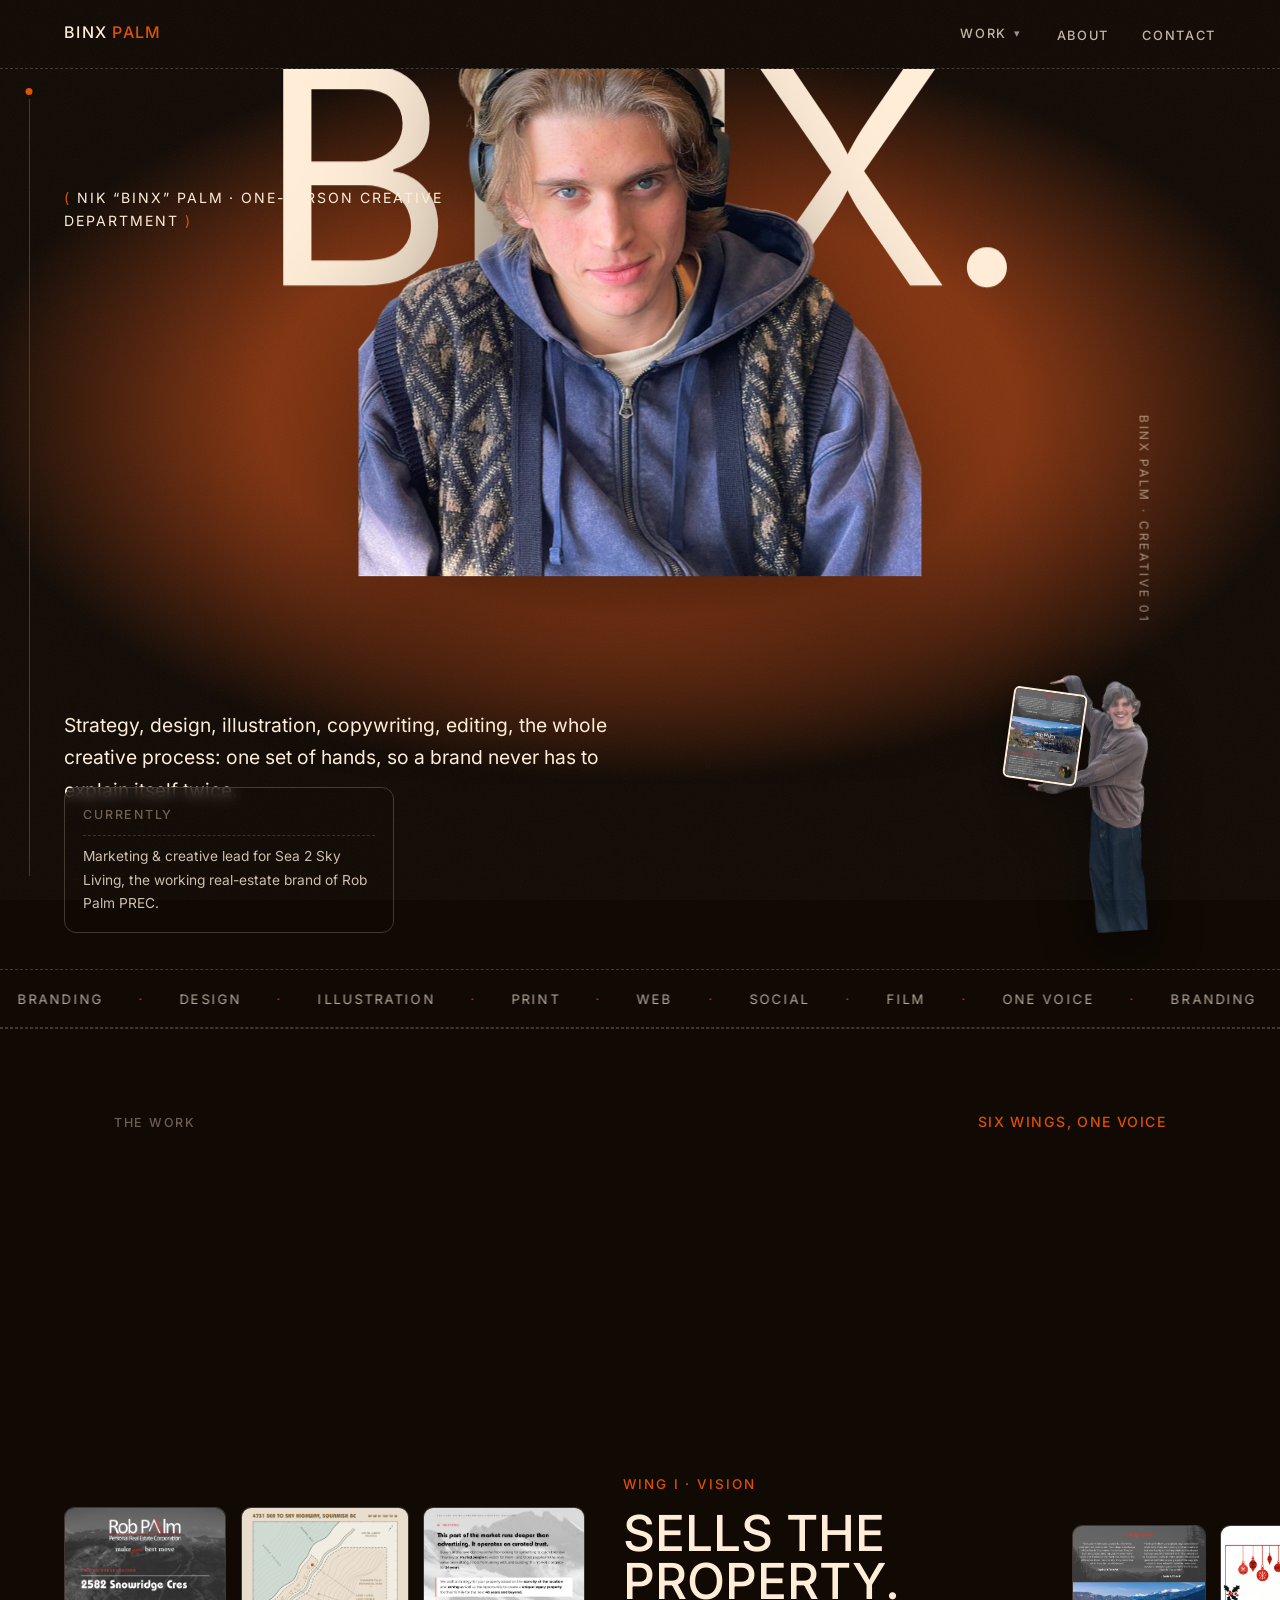
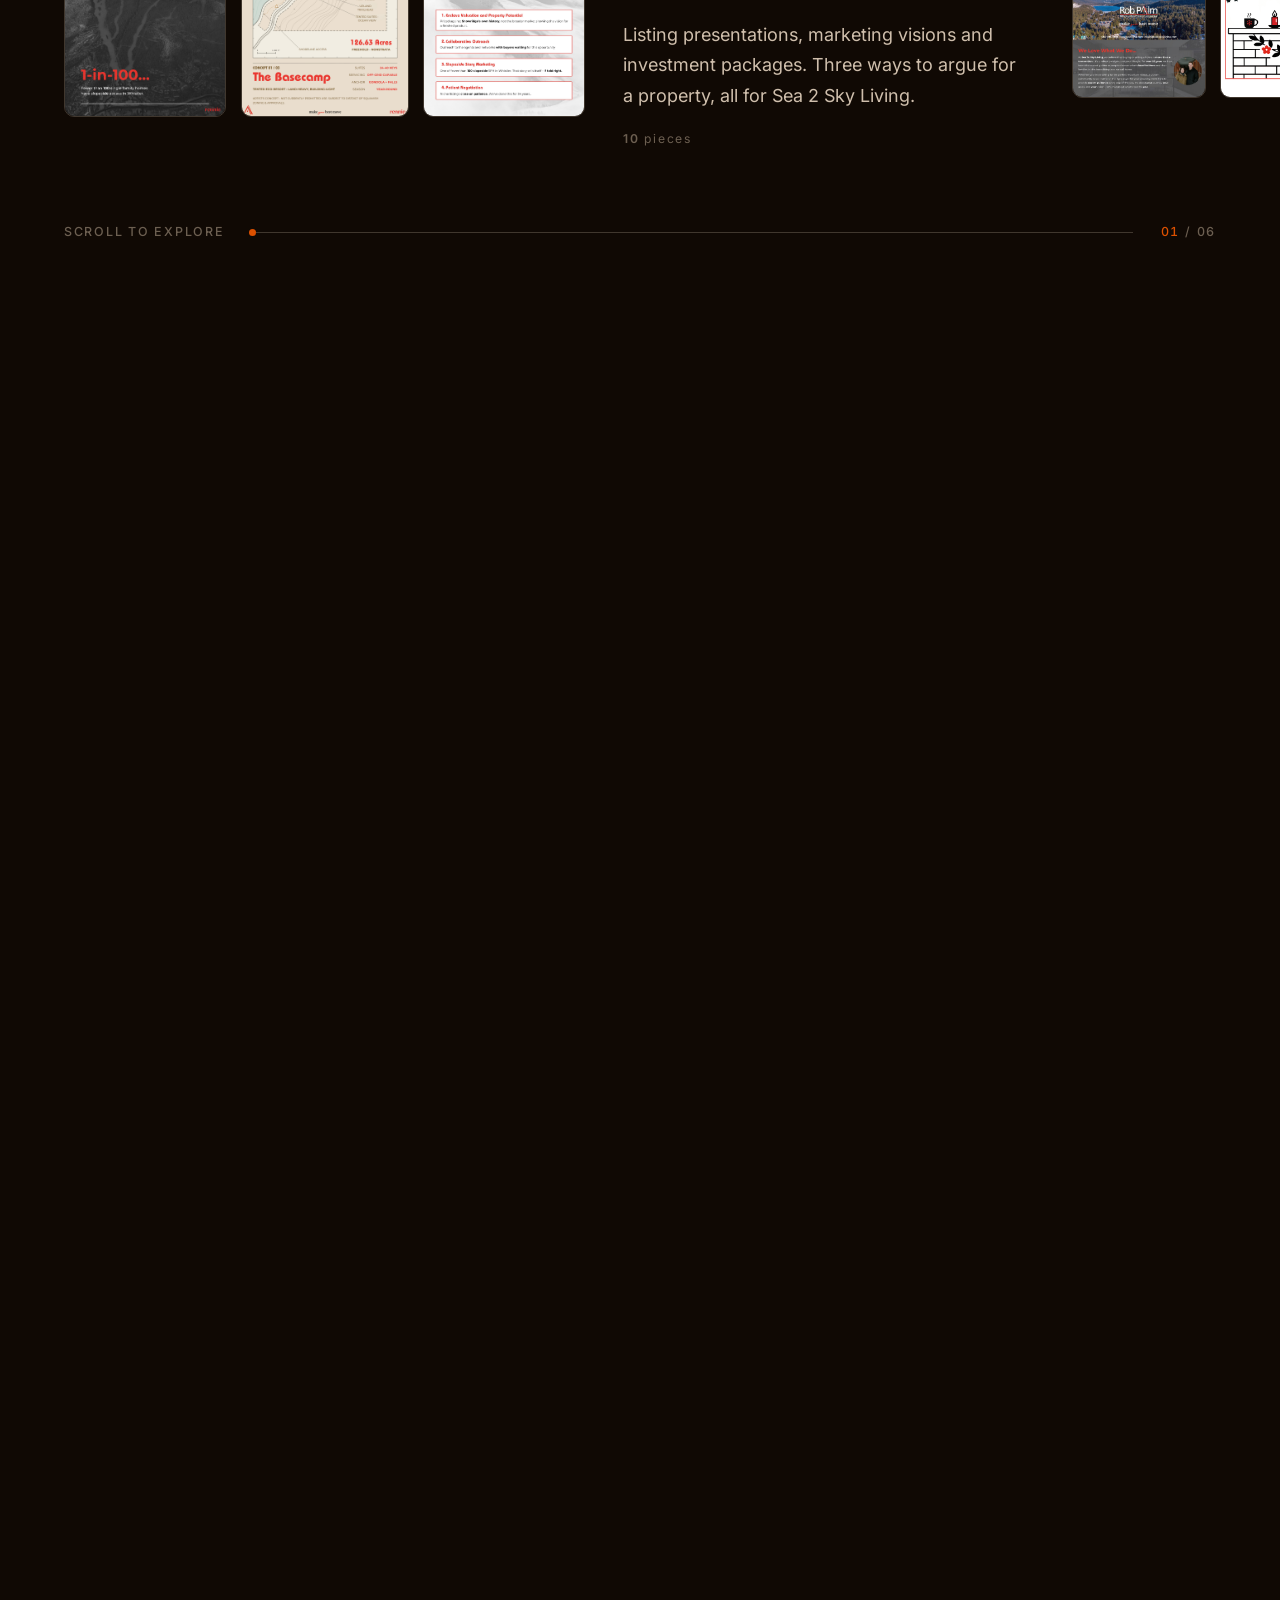
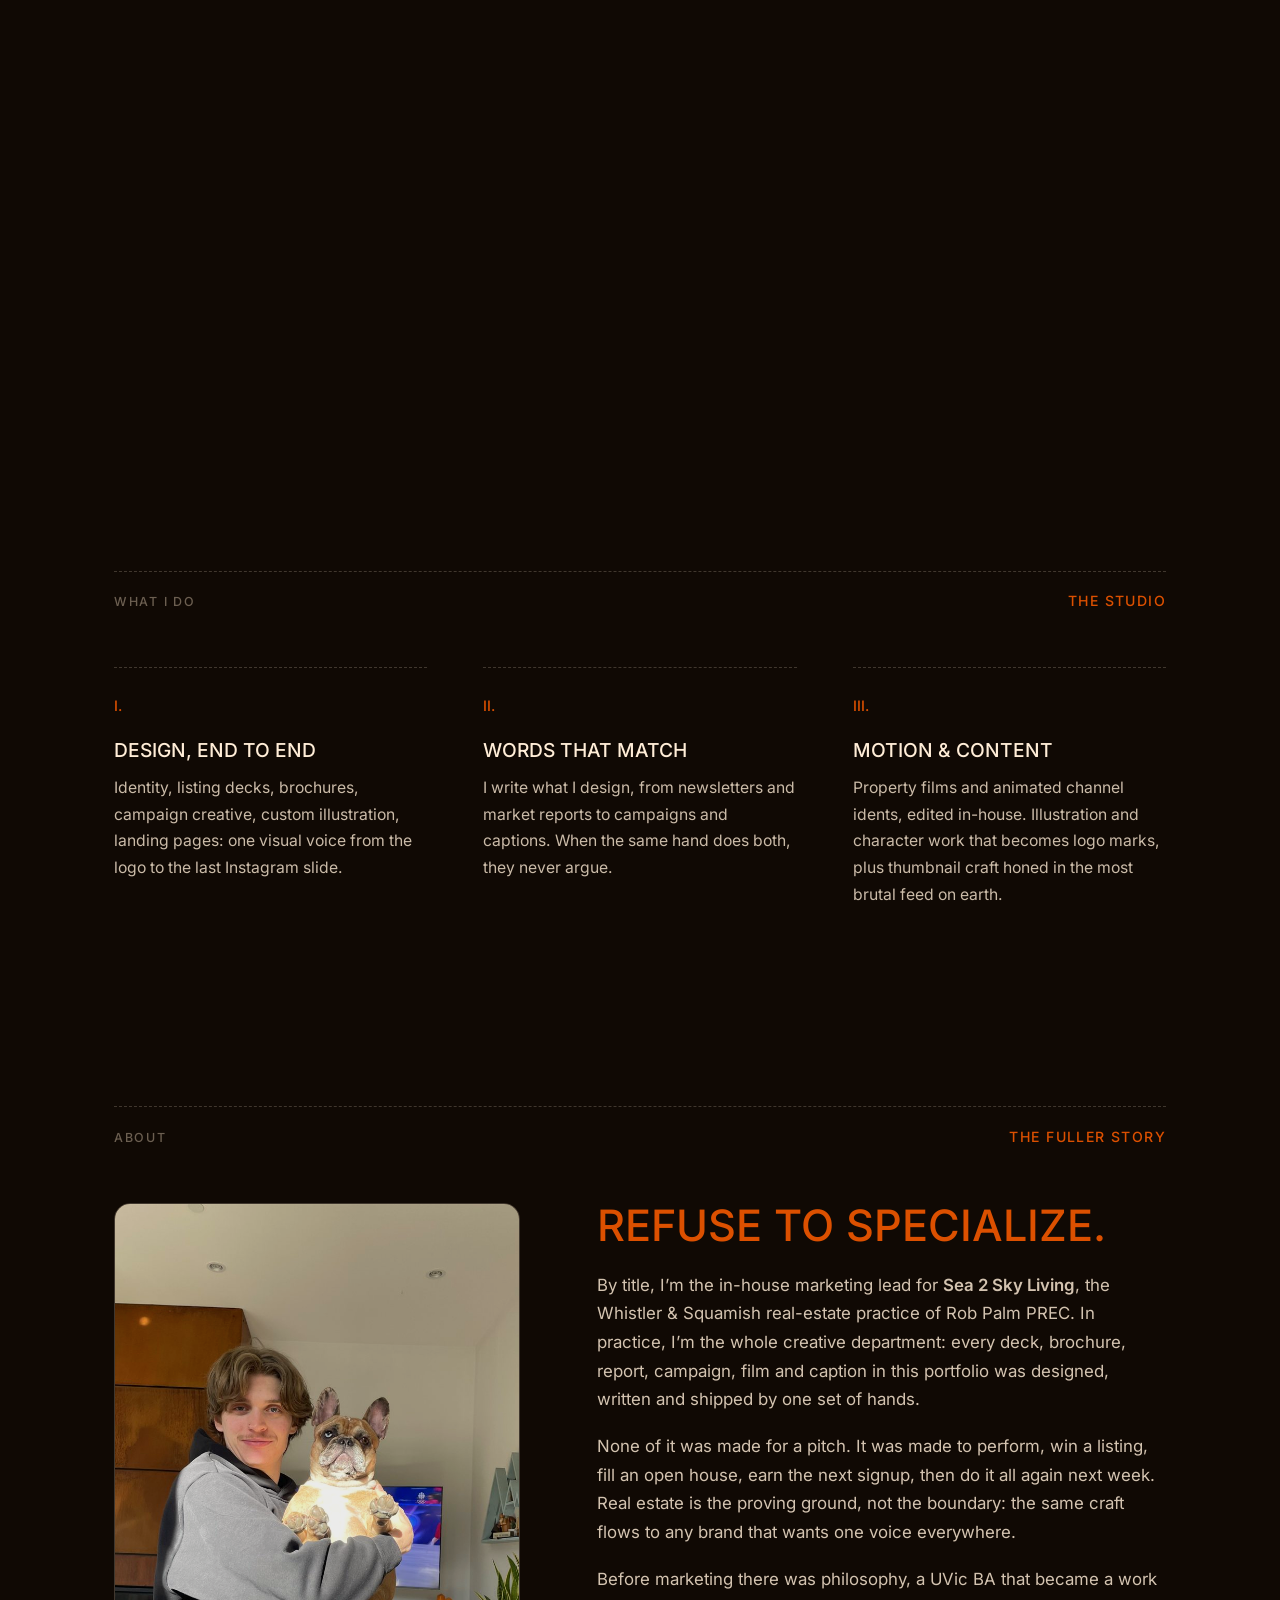
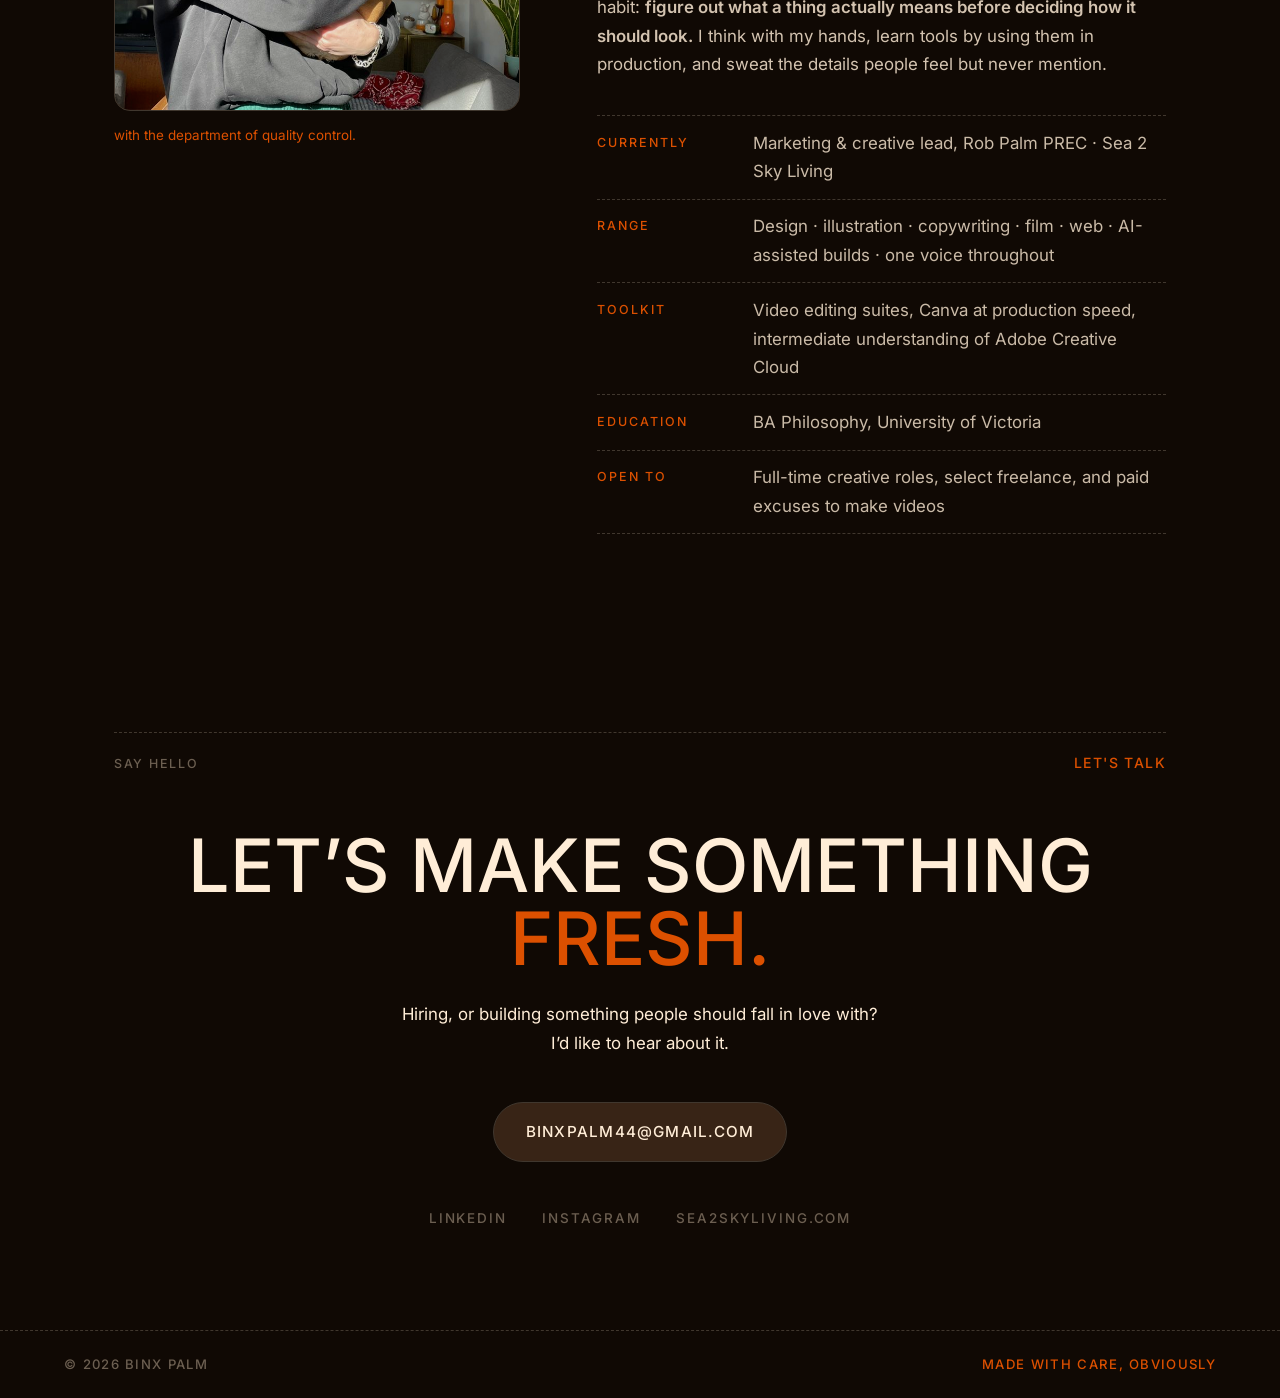
<file: index.html>
<!doctype html>
<html lang="en">
<head>
<meta charset="utf-8">
<meta name="viewport" content="width=device-width, initial-scale=1">
<title>Binx Palm: Marketing & Creative Portfolio</title>
<meta name="description" content="Binx Palm, a one-person creative department. Brand, print, web, social, motion and the words in between, proven daily on a working real-estate brand.">
<meta name="keywords" content="Creative Portfolio, Marketing Lead, Brand Identity, Copywriting, Video Editing, Social Media, Real Estate Marketing, Sea to Sky">
<script>document.documentElement.classList.add('js');</script>
<link rel="stylesheet" href="assets/css/site.css">
</head>
<body>

<div class="progress" aria-hidden="true"><i id="pBar"></i></div>

<a class="skip" href="#work">Skip to the work</a>

<nav class="nav" aria-label="Main">
  <a class="mark serif" href="index.html">binx <i>palm</i></a>
  <ul>
    <li class="nav-drop">
      <a href="#work">Work</a><button class="nav-drop-toggle" type="button" aria-haspopup="true" aria-expanded="false" aria-controls="workMenu" aria-label="Show wings">▾</button>
      <ul class="nav-drop-menu" id="workMenu">
        <li><a href="property.html">Vision</a></li>
        <li><a href="reading.html">Print</a></li>
        <li><a href="campaigns.html">Socials</a></li>
        <li><a href="web.html">Web</a></li>
        <li><a href="annex.html">Arcade</a></li>
        <li><a href="sketchbook.html">Sketchbook</a></li>
      </ul>
    </li>
    <li><a href="#about">About</a></li>
    <li><a href="#contact">Contact</a></li>
  </ul>
</nav>

<!-- ================= HERO — text behind subject, over a muted ember void ================= -->
<header class="hero" id="top">
  <p class="hero-tag rv"><span class="paren">(</span> NIK “BINX” PALM · ONE-PERSON CREATIVE DEPARTMENT <span class="paren">)</span></p>
  <span class="hero-side">BINX PALM · CREATIVE 01</span>

  <!-- SWAP ZONE: giant wordmark behind the cutout, in front of the room photo.
       Deliberately NOT using the shared .rv reveal class here — that system
       leaves a transition on transform forever, which fights the parallax
       JS driving transform on every frame. These two get their own
       opacity-only entrance instead, so nothing ever competes for transform. -->
  <div class="hero-wordmark hero-fade" aria-hidden="true" data-parallax="0.3">BINX.</div>
  <img class="hero-cutout hero-fade" data-parallax="0.55" src="assets/img/me/binx-headphones-cutout.png" alt="Binx, cut out with a transparent background, wearing headphones, looking up and to the side, breaking through his own name">

  <div class="hero-foot">
    <p class="hero-intro voice rv d3">Strategy, design, illustration, copywriting, editing, the whole creative process: one set of hands, so a brand never has to explain itself twice.</p>
  </div>

  <div class="hero-card rv d3">
    <span class="label">Currently</span>
    <p class="voice">Marketing &amp; creative lead for Sea 2 Sky Living, the working real-estate brand of Rob Palm PREC.</p>
  </div>

  <div class="work-intro-figure-wrap">
    <img class="work-intro-figure" src="assets/img/me/binx-cutout.png" alt="Binx, arms out, presenting the work below" loading="lazy">
    <div class="work-rotator" id="workRotator" aria-hidden="true">
      <img class="work-rotator-slide in" src="assets/img/listings/snowridge-01.jpg" alt="">
      <img class="work-rotator-slide" src="assets/img/print/trifold-whistler-1.jpg" alt="">
      <img class="work-rotator-slide" src="assets/img/social/late-may-1.jpg" alt="">
      <img class="work-rotator-slide" src="assets/img/social/onboarding-post-1.jpg" alt="">
      <img class="work-rotator-slide" src="assets/img/annex/thumb-paradox-unstoppable.jpg" alt="">
      <img class="work-rotator-slide" src="assets/img/sketchbook/sketchbook-mark-rocket.jpg" alt="">
    </div>
  </div>
</header>

<div class="marquee" id="marquee" aria-hidden="true">
  <div class="track" id="marqueeTrack">
    <span>BRANDING</span><span class="hi">·</span>
    <span>DESIGN</span><span class="hi">·</span>
    <span>ILLUSTRATION</span><span class="hi">·</span>
    <span>PRINT</span><span class="hi">·</span>
    <span>WEB</span><span class="hi">·</span>
    <span>SOCIAL</span><span class="hi">·</span>
    <span>FILM</span><span class="hi">·</span>
    <span>ONE VOICE</span><span class="hi">·</span>
  </div>
</div>

<!-- ================= THE WORK — a horizontal walk past five artifacts ================= -->
<section id="work" style="padding:0; border-top: 1px dashed var(--hair);">
  <div class="wrap" style="padding-top: clamp(3.5rem,9vh,6rem); padding-bottom: 0;">
    <div class="rule-head rv" style="border-top:none; padding-top:0;">
      <span class="label">The work</span>
      <span class="room">six wings, one voice</span>
    </div>
  </div>

  <div class="work-outer" id="workOuter">
    <div class="work-sticky">
      <div class="work-track" id="workTrack">

        <article class="work-panel">
          <a class="work-panel-figure" href="property.html" data-cursor="enter" aria-label="Enter the Vision Wing">
            <div class="work-panel-mini" style="grid-template-columns: 0.773fr 0.8fr 0.773fr;">
              <div class="frame" style="aspect-ratio: 0.773;"><img src="assets/img/listings/snowridge-01.jpg" alt="Listing presentation cover: 2582 Snowridge Cres over a dark aerial of Whistler's ski runs, headlined 1-in-100" loading="eager"></div>
              <div class="frame" style="aspect-ratio: 0.8;"><img src="assets/img/listings/4731-basecamp.jpg" alt="The Basecamp: warm cream map poster of a tented eco-resort concept along Howe Sound" loading="lazy"></div>
              <div class="frame" style="aspect-ratio: 0.773;"><img src="assets/img/listings/snowridge-05.jpg" alt="Listing presentation: the launch plan page" loading="lazy"></div>
            </div>
          </a>
          <div class="work-panel-copy">
            <span class="reveal-kicker">Wing I · Vision</span>
            <h2 class="reveal-heading">Sells the property.</h2>
            <p class="voice">Listing presentations, marketing visions and investment packages. Three ways to argue for a property, all for Sea 2 Sky Living.</p>
            <span class="reveal-count" data-count="10"><b>0</b> pieces</span>
          </div>
        </article>

        <article class="work-panel">
          <a class="work-panel-figure" href="reading.html" data-cursor="enter" aria-label="Enter the Print Room">
            <div class="work-panel-mini" style="grid-template-columns: 0.773fr 1.292fr 0.773fr;">
              <div class="frame" style="aspect-ratio: 0.773;"><img src="assets/img/print/trifold-whistler-1.jpg" alt="Whistler tri-fold brochure panels: client testimonials over an alpine panorama with the Rob Palm wordmark" loading="lazy"></div>
              <div class="frame" style="aspect-ratio: 1.292;"><img src="assets/img/print/card-christmas.png" alt="Christmas card: the A-frame cabin inside a snow globe on an illustrated mantel with ornaments and a gnome" loading="lazy"></div>
              <div class="frame" style="aspect-ratio: 0.773;"><img src="assets/img/print/trifold-squamish-1.jpg" alt="Squamish tri-fold brochure, outside panels with the Stawamus Chief on the cover" loading="lazy"></div>
            </div>
          </a>
          <div class="work-panel-copy">
            <span class="reveal-kicker">Wing II · Print</span>
            <h2 class="reveal-heading">Ink, paper, inboxes.</h2>
            <p class="voice">Brochures, greeting cards and the publications that land in inboxes, all written and designed by the same hand.</p>
            <span class="reveal-count" data-count="9"><b>0</b> pieces</span>
          </div>
        </article>

        <article class="work-panel">
          <a class="work-panel-figure" href="campaigns.html" data-cursor="enter" aria-label="Enter the Socials Wall">
            <div class="work-panel-mini" style="grid-template-columns: 0.563fr 0.8fr 0.8fr;">
              <div class="frame" style="aspect-ratio: 0.563;"><img src="assets/img/social/guess-the-price-under-3min-poster.jpg" alt="Guess the Price: Detached Home Edition, a vertical video game-show still" loading="lazy"></div>
              <div class="frame" style="aspect-ratio: 0.8;"><img src="assets/img/social/late-may-1.jpg" alt="Instagram carousel cover: Late May in the Sea to Sky, layered mountain photography with bold retro type" loading="lazy"></div>
              <div class="frame" style="aspect-ratio: 0.8;"><img src="assets/img/social/newsletter-post-1.jpg" alt="Newsletter campaign slide: Four times a year, Rob writes what he's actually seeing across the corridor" loading="lazy"></div>
            </div>
          </a>
          <div class="work-panel-copy">
            <span class="reveal-kicker">Wing III · Socials</span>
            <h2 class="reveal-heading">Hung in posting order.</h2>
            <p class="voice">Social campaigns shown the way they shipped, slide by slide, plus a property film and a game-show video series.</p>
            <span class="reveal-count" data-count="15"><b>0</b> pieces</span>
          </div>
        </article>

        <article class="work-panel">
          <a class="work-panel-figure" href="web.html" data-cursor="enter" aria-label="Enter the Web Wing">
            <div class="frame-shell" style="aspect-ratio: 0.8;"><img src="assets/img/social/onboarding-post-1.jpg" alt="The live onboarding page shown in its launch post: 'We just made it easier to contact us'" loading="lazy"></div>
          </a>
          <div class="work-panel-copy">
            <span class="reveal-kicker">Wing IV · Web</span>
            <h2 class="reveal-heading">Nothing mocked.</h2>
            <p class="voice">Pages I conceived, designed and shipped myself. Idea straight to production, no dev queue to wait on.</p>
            <span class="reveal-count" data-count="3"><b>0</b> pieces · all live</span>
          </div>
        </article>

        <article class="work-panel">
          <a class="work-panel-figure" href="annex.html" data-cursor="enter" aria-label="Enter the Arcade">
            <div class="work-panel-mini" style="grid-template-columns: 1fr 1fr 1fr;">
              <div class="frame" style="aspect-ratio: 1.778;"><img src="assets/img/annex/thumb-paradox-unstoppable.jpg" alt="YouTube thumbnail: The Unstoppable Paradox, a Deadlock character in a trench coat against a dark city" loading="lazy"></div>
              <div class="frame" style="aspect-ratio: 1.778;"><img src="assets/img/annex/thumb-mirage.jpg" alt="YouTube thumbnail: Is Mirage the Ultimate Tank, mustachioed character with pistol and item icons" loading="lazy"></div>
              <div class="frame" style="aspect-ratio: 1.778;"><img src="assets/img/annex/thumb-paradox-damage.jpg" alt="YouTube thumbnail: Paradox filthy damage build" loading="lazy"></div>
            </div>
          </a>
          <div class="work-panel-copy">
            <span class="reveal-kicker">Wing V · Arcade</span>
            <h2 class="reveal-heading">The passion wing.</h2>
            <p class="voice">A channel motion identity and thumbnail craft from the video-game lane, kept sharp because I love it.</p>
            <span class="reveal-count" data-count="5"><b>0</b> pieces</span>
          </div>
        </article>

        <article class="work-panel">
          <a class="work-panel-figure" href="sketchbook.html" data-cursor="enter" aria-label="Enter the Sketchbook">
            <div class="work-panel-mini" style="grid-template-columns: 1fr 1fr 1fr;">
              <div class="frame" style="aspect-ratio: 1;"><img src="assets/img/sketchbook/sketchbook-mark-rocket.jpg" alt="Rocket Pressure Washing logo, from a personal brand rebrand case study" loading="lazy"></div>
              <div class="frame" style="aspect-ratio: 1;"><img src="assets/img/sketchbook/sketchbook-revenge-rabbit.jpg" alt="Cartoon rabbit in a green suit standing on a rooftop beside dynamite, with the word Revenge painted below" loading="lazy"></div>
              <div class="frame" style="aspect-ratio: 1;"><img src="assets/img/sketchbook/sketchbook-mark-fish-dragonfly.jpg" alt="Circular logo combining a fish face, dragonfly wings and a shrimp tail" loading="lazy"></div>
            </div>
          </a>
          <div class="work-panel-copy">
            <span class="reveal-kicker">Wing VI · Sketchbook</span>
            <h2 class="reveal-heading">Made because I wanted to.</h2>
            <p class="voice">Logo marks, a full brand rebrand and character illustration, none of it commissioned, all of it kept because the craft still had to be good.</p>
            <span class="reveal-count" data-count="21"><b>0</b> pieces</span>
          </div>
        </article>

      </div>

      <div class="work-progress">
        <span class="label">Scroll to explore</span>
        <div class="work-progress-track"><i id="workProgressBar"></i></div>
        <span class="label count"><b id="workNow">01</b> / <span id="workTotal">05</span></span>
      </div>
    </div>
  </div>
</section>

<!-- ================= WHAT I DO ================= -->
<section id="services">
  <div class="wrap">
    <div class="rule-head rv">
      <span class="label">What I do</span>
      <span class="room">the studio</span>
    </div>
    <div class="services-grid">
      <div class="service rv">
        <span class="num serif">i.</span>
        <h3 class="serif">Design, end to end</h3>
        <p>Identity, listing decks, brochures, campaign creative, custom illustration, landing pages: one visual voice from the logo to the last Instagram slide.</p>
      </div>
      <div class="service rv d2">
        <span class="num serif">ii.</span>
        <h3 class="serif">Words that match</h3>
        <p>I write what I design, from newsletters and market reports to campaigns and captions. When the same hand does both, they never argue.</p>
      </div>
      <div class="service rv d3">
        <span class="num serif">iii.</span>
        <h3 class="serif">Motion &amp; content</h3>
        <p>Property films and animated channel idents, edited in-house. Illustration and character work that becomes logo marks, plus thumbnail craft honed in the most brutal feed on earth.</p>
      </div>
    </div>
  </div>
</section>

<!-- ================= ABOUT — the fuller story ================= -->
<section id="about">
  <div class="wrap">
    <div class="rule-head rv">
      <span class="label">About</span>
      <span class="room">the fuller story</span>
    </div>
    <div class="about-grid">
      <div class="rv">
        <div class="portrait">
          <img src="assets/img/me/binx-frenchie.jpg" alt="Binx smiling in a grey hoodie, holding a thoroughly unimpressed French bulldog in a sunlit living room">
        </div>
        <p class="portrait-cap">with the department of quality control.</p>
      </div>
      <div class="about-copy rv d2">
        <h2 class="serif"><em class="tilt">Refuse to specialize.</em></h2>
        <p>By title, I’m the in-house marketing lead for <b>Sea 2 Sky Living</b>, the Whistler &amp; Squamish real-estate practice of Rob Palm PREC. In practice, I’m the whole creative department: every deck, brochure, report, campaign, film and caption in this portfolio was designed, written and shipped by one set of hands.</p>
        <p>None of it was made for a pitch. It was made to perform, win a listing, fill an open house, earn the next signup, then do it all again next week. Real estate is the proving ground, not the boundary: the same craft flows to any brand that wants one voice everywhere.</p>
        <p>Before marketing there was philosophy, a UVic BA that became a work habit: <b>figure out what a thing actually means before deciding how it should look.</b> I think with my hands, learn tools by using them in production, and sweat the details people feel but never mention.</p>
        <dl class="now-list">
          <div><dt>Currently</dt><dd>Marketing &amp; creative lead, Rob Palm PREC · Sea 2 Sky Living</dd></div>
          <div><dt>Range</dt><dd>Design · illustration · copywriting · film · web · AI-assisted builds · one voice throughout</dd></div>
          <div><dt>Toolkit</dt><dd>Video editing suites, Canva at production speed, intermediate understanding of Adobe Creative Cloud</dd></div>
          <div><dt>Education</dt><dd>BA Philosophy, University of Victoria</dd></div>
          <div><dt>Open to</dt><dd>Full-time creative roles, select freelance, and paid excuses to make videos</dd></div>
        </dl>
      </div>
    </div>
  </div>
</section>

<!-- ================= CONTACT ================= -->
<section class="contact" id="contact">
  <div class="wrap">
    <div class="rule-head rv" style="text-align:left">
      <span class="label">Say hello</span>
      <span class="room">let's talk</span>
    </div>
    <h2 class="serif rv">Let’s make something <em class="tilt">fresh.</em></h2>
    <p class="sub voice rv d2">Hiring, or building something people should fall in love with? I’d like to hear about it.</p>
    <a class="btn-primary rv d2" href="mailto:binxpalm44@gmail.com?subject=Something%20fresh">binxpalm44@gmail.com</a>
    <div class="socials rv d3">
      <a href="https://www.linkedin.com/in/binxpalm/" target="_blank" rel="noopener">LinkedIn</a>
      <a href="https://www.instagram.com/robpalmsea2sky" target="_blank" rel="noopener">Instagram</a>
      <a href="https://www.sea2skyliving.com" target="_blank" rel="noopener">sea2skyliving.com</a>
    </div>
  </div>
</section>

<footer class="foot">
  <span>© <span id="year">2026</span> Binx Palm</span>
  <span><i>made with care, obviously</i></span>
</footer>

<script src="assets/js/site.js"></script>
</body>
</html>
</file>
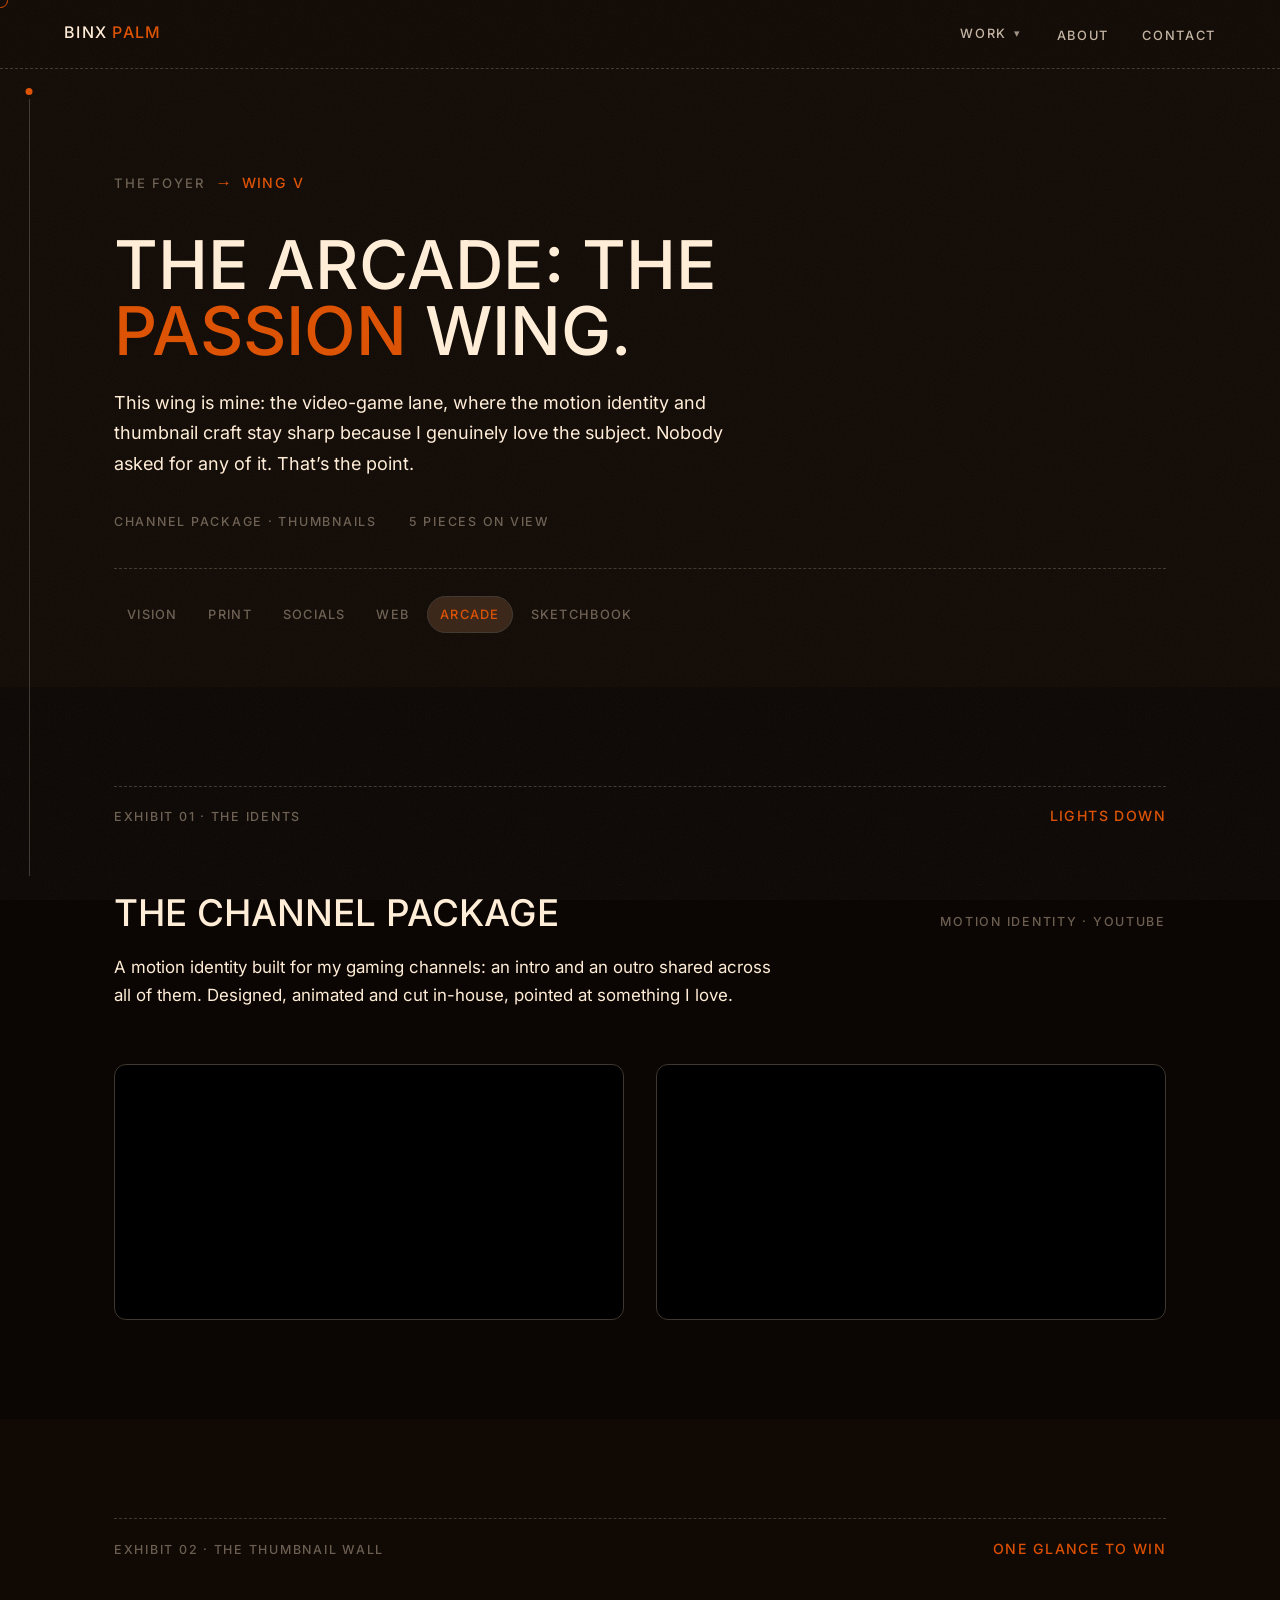
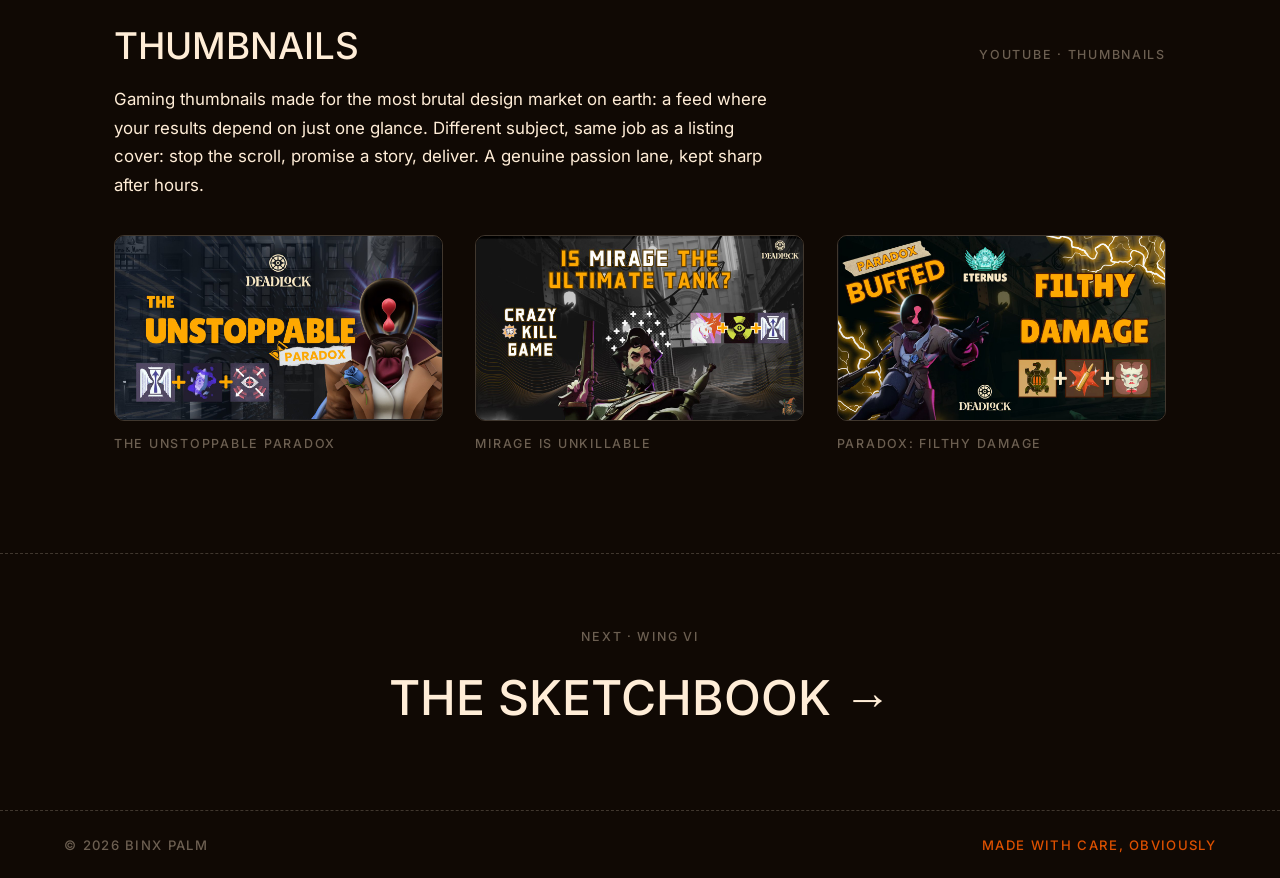
<file: annex.html>
<!doctype html>
<html lang="en">
<head>
<meta charset="utf-8">
<meta name="viewport" content="width=device-width, initial-scale=1">
<title>The Arcade · Binx Palm</title>
<meta name="description" content="The passion lane of Binx Palm: the Balm channel motion identity and YouTube thumbnail craft.">
<script>document.documentElement.classList.add('js');</script>
<link rel="stylesheet" href="assets/css/site.css">
</head>
<body>

<div class="progress" aria-hidden="true"><i id="pBar"></i></div>

<a class="skip" href="#exhibits">Skip to the exhibits</a>

<nav class="nav" aria-label="Main">
  <a class="mark serif" href="index.html">binx <i>palm</i></a>
  <ul>
    <li class="nav-drop">
      <a href="index.html#work">Work</a><button class="nav-drop-toggle" type="button" aria-haspopup="true" aria-expanded="false" aria-controls="workMenu" aria-label="Show wings">▾</button>
      <ul class="nav-drop-menu" id="workMenu">
        <li><a href="property.html">Vision</a></li>
        <li><a href="reading.html">Print</a></li>
        <li><a href="campaigns.html">Socials</a></li>
        <li><a href="web.html">Web</a></li>
        <li><a href="annex.html" aria-current="page">Arcade</a></li>
        <li><a href="sketchbook.html">Sketchbook</a></li>
      </ul>
    </li>
    <li><a href="index.html#about">About</a></li>
    <li><a href="index.html#contact">Contact</a></li>
  </ul>
</nav>

<header class="wing-hero wrap">
  <div class="crumb rv">
    <a href="index.html">The foyer</a><span class="sep">→</span><span class="room">wing v</span>
  </div>
  <h1 class="serif rv">The Arcade: the <em class="tilt">passion</em> wing.</h1>
  <p class="lede rv d2">This wing is mine: the video-game lane, where the motion identity and thumbnail craft stay sharp because I genuinely love the subject. Nobody asked for any of it. That’s the point.</p>
  <div class="meta-row rv d2">
    <span class="label">Channel package · thumbnails</span>
    <span class="label">5 pieces on view</span>
  </div>
  <nav class="wing-jump" aria-label="Other wings">
    <a href="property.html">Vision</a>
    <a href="reading.html">Print</a>
    <a href="campaigns.html">Socials</a>
    <a href="web.html">Web</a>
    <a href="annex.html" aria-current="page">Arcade</a>
    <a href="sketchbook.html">Sketchbook</a>
  </nav>
</header>

<main id="exhibits">

  <!-- ============ EXHIBIT 1 · THE IDENTS (dark) ============ -->
  <section class="screening">
    <div class="wrap">
      <div class="rule-head rv">
        <span class="label">Exhibit 01 · The idents</span>
        <span class="room">lights down</span>
      </div>
      <div class="x-head rv">
        <h2 class="serif">The channel package</h2>
        <span class="label">Motion identity · YouTube</span>
      </div>
      <p class="x-lede rv">A motion identity built for my gaming channels: an intro and an outro shared across all of them. Designed, animated and cut in-house, pointed at something I love.</p>
      <div class="bumpers rv">
        <figure class="bumper">
          <video src="assets/video/balm-intro.mp4" data-ambient muted loop playsinline preload="metadata" aria-label="Balm channel intro bumper: an animated wizard ident, looping silently"></video>
        </figure>
        <figure class="bumper">
          <video src="assets/video/balm-outro.mp4" data-ambient muted loop playsinline preload="metadata" aria-label="Balm channel outro bumper, looping silently"></video>
        </figure>
      </div>
    </div>
  </section>

  <!-- ============ EXHIBIT 2 · THUMBNAIL WALL ============ -->
  <section>
    <div class="wrap">
      <div class="rule-head rv">
        <span class="label">Exhibit 02 · The thumbnail wall</span>
        <span class="room">one glance to win</span>
      </div>
      <div class="x-head rv">
        <h2 class="serif">Thumbnails</h2>
        <span class="label">YouTube · thumbnails</span>
      </div>
      <p class="x-lede rv">Gaming thumbnails made for the most brutal design market on earth: a feed where your results depend on just one glance. Different subject, same job as a listing cover: stop the scroll, promise a story, deliver. A genuine passion lane, kept sharp after hours.</p>

      <div class="grid-3 rv" data-gallery="annex">
        <figure>
          <button class="frame" data-full="assets/img/annex/thumb-paradox-unstoppable.jpg" data-cap="The Unstoppable Paradox: build showcase thumbnail" data-cursor="view" aria-haspopup="dialog"><img src="assets/img/annex/thumb-paradox-unstoppable.jpg" alt="YouTube thumbnail: The Unstoppable Paradox, character in trench coat with item icons against a dark city" loading="lazy"><span class="tag">Open</span></button>
          <figcaption><span class="label">The Unstoppable Paradox</span></figcaption>
        </figure>
        <figure>
          <button class="frame" data-full="assets/img/annex/thumb-mirage.jpg" data-cap="Is Mirage the Ultimate Tank? A crazy 15-kill game" data-cursor="view" aria-haspopup="dialog"><img src="assets/img/annex/thumb-mirage.jpg" alt="YouTube thumbnail: Is Mirage the Ultimate Tank, mustachioed character with pistol and item icons" loading="lazy"><span class="tag">Open</span></button>
          <figcaption><span class="label">Mirage is Unkillable</span></figcaption>
        </figure>
        <figure>
          <button class="frame" data-full="assets/img/annex/thumb-paradox-damage.jpg" data-cap="Paradox: Filthy Damage build thumbnail" data-cursor="view" aria-haspopup="dialog"><img src="assets/img/annex/thumb-paradox-damage.jpg" alt="YouTube thumbnail: Paradox filthy damage build" loading="lazy"><span class="tag">Open</span></button>
          <figcaption><span class="label">Paradox: Filthy Damage</span></figcaption>
        </figure>
      </div>
    </div>
  </section>

</main>

<div class="wing-next">
  <a href="sketchbook.html" data-cursor="enter">
    <span class="label">Next · wing vi</span>
    <span class="next-name serif">The Sketchbook →</span>
  </a>
</div>

<footer class="foot">
  <span>© <span id="year">2026</span> Binx Palm</span>
  <span><i>made with care, obviously</i></span>
</footer>

<script src="assets/js/site.js"></script>
</body>
</html>
</file>
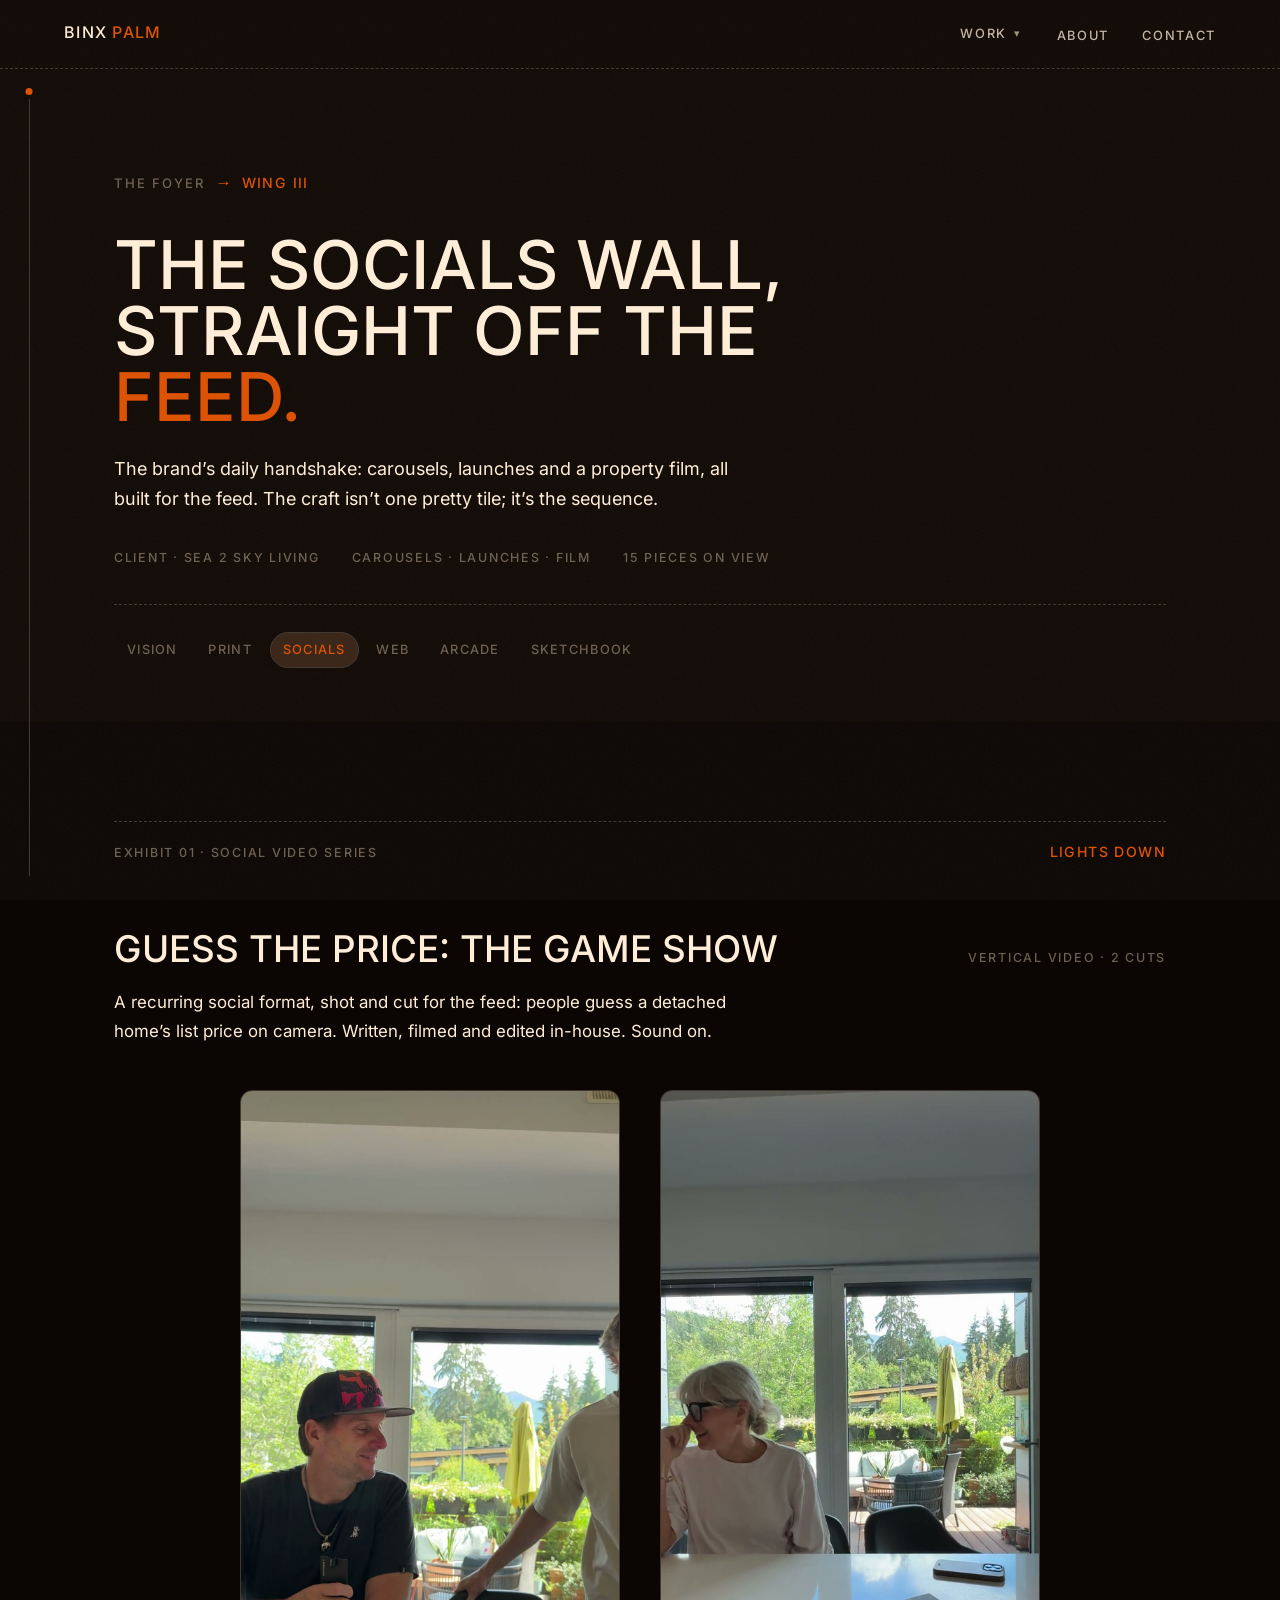
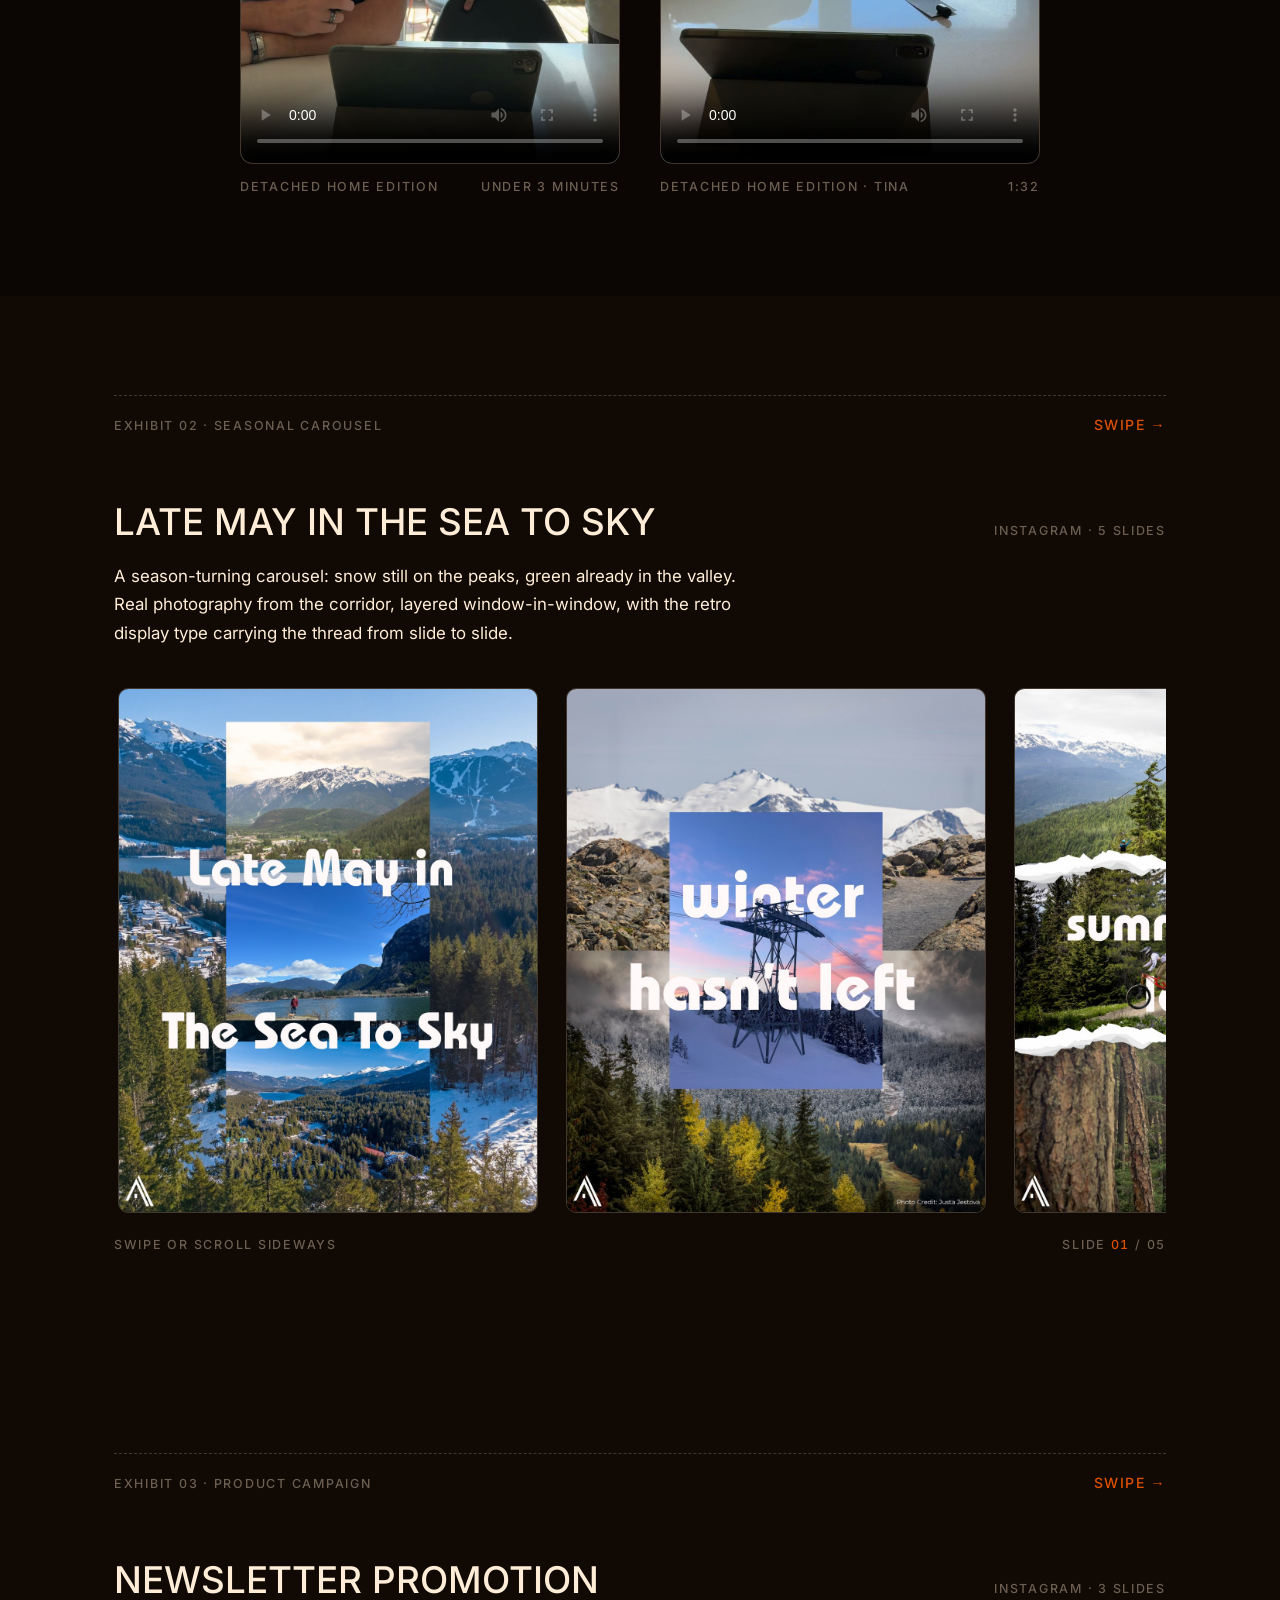
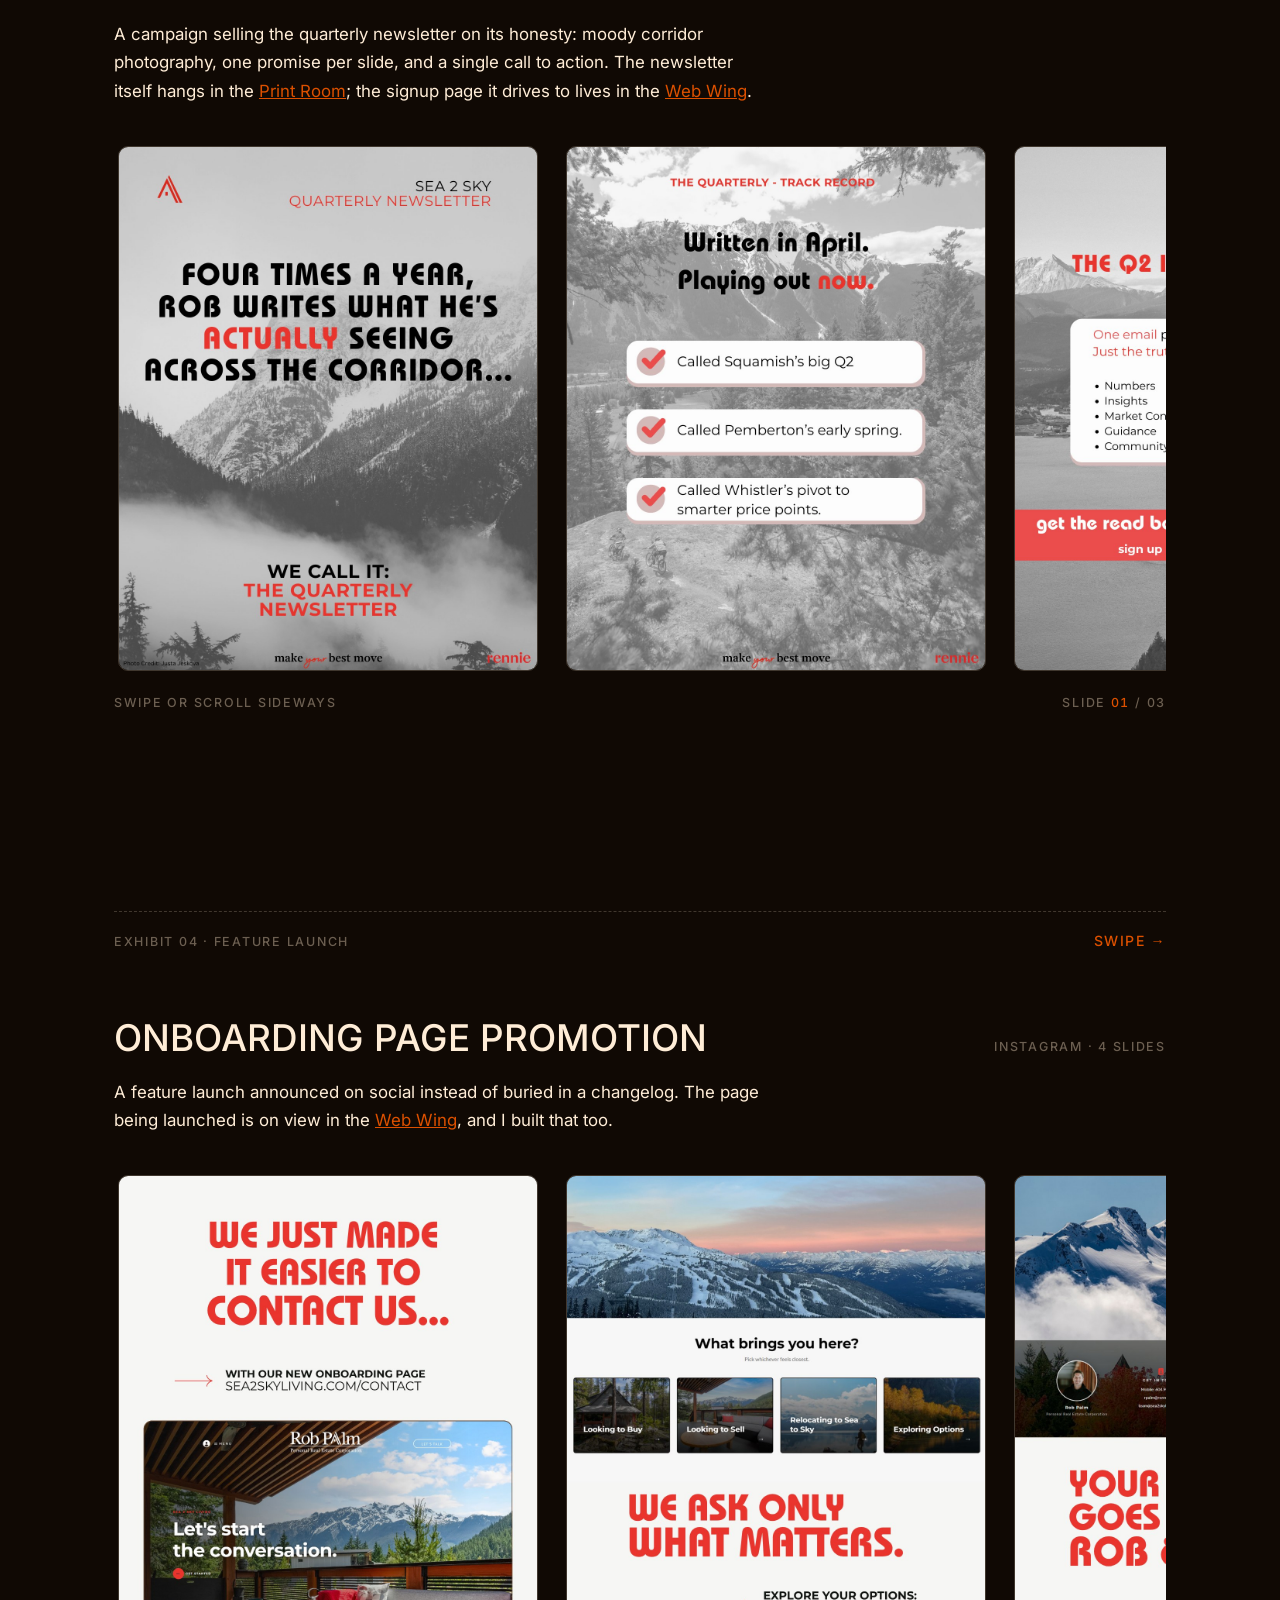
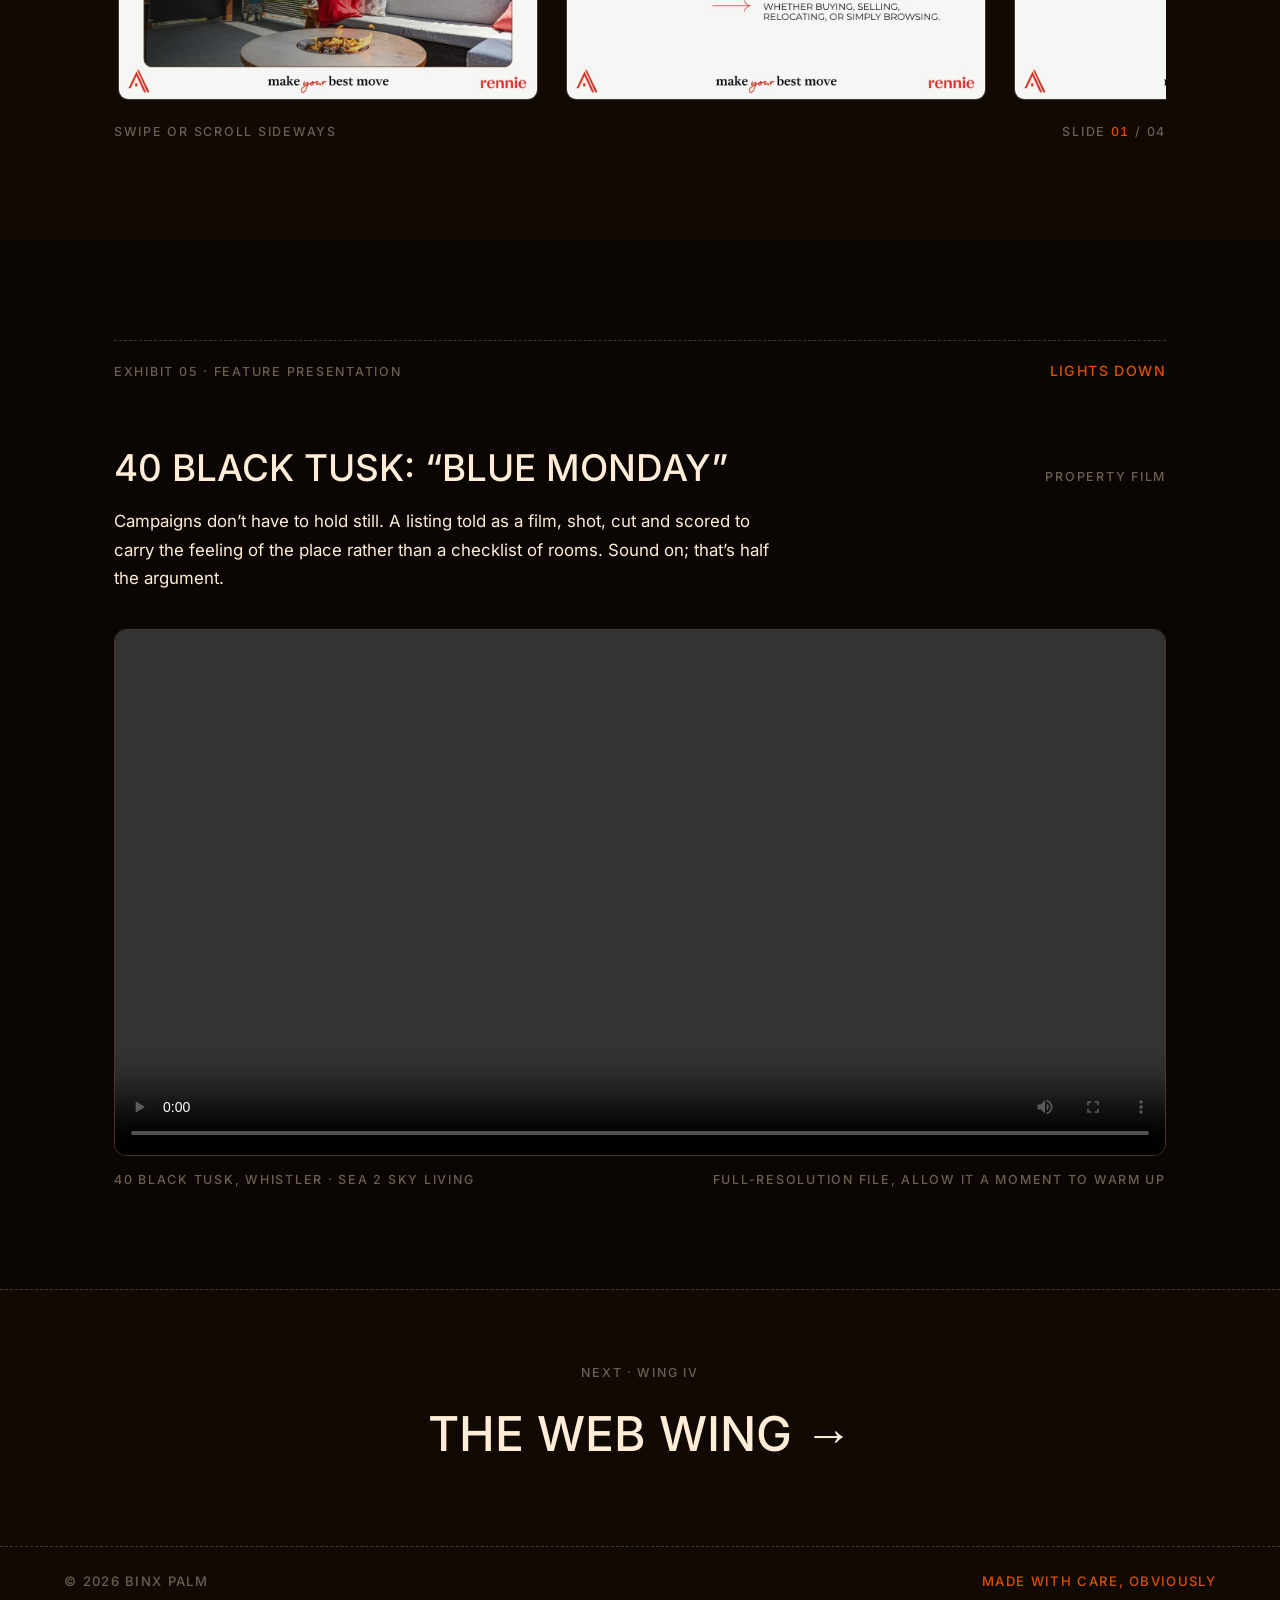
<file: campaigns.html>
<!doctype html>
<html lang="en">
<head>
<meta charset="utf-8">
<meta name="viewport" content="width=device-width, initial-scale=1">
<title>The Socials Wall · Binx Palm</title>
<meta name="description" content="Social carousels, launch campaigns and a property film by Binx Palm for Sea 2 Sky Living.">
<script>document.documentElement.classList.add('js');</script>
<link rel="stylesheet" href="assets/css/site.css">
</head>
<body>

<div class="progress" aria-hidden="true"><i id="pBar"></i></div>

<a class="skip" href="#exhibits">Skip to the exhibits</a>

<nav class="nav" aria-label="Main">
  <a class="mark serif" href="index.html">binx <i>palm</i></a>
  <ul>
    <li class="nav-drop">
      <a href="index.html#work">Work</a><button class="nav-drop-toggle" type="button" aria-haspopup="true" aria-expanded="false" aria-controls="workMenu" aria-label="Show wings">▾</button>
      <ul class="nav-drop-menu" id="workMenu">
        <li><a href="property.html">Vision</a></li>
        <li><a href="reading.html">Print</a></li>
        <li><a href="campaigns.html" aria-current="page">Socials</a></li>
        <li><a href="web.html">Web</a></li>
        <li><a href="annex.html">Arcade</a></li>
        <li><a href="sketchbook.html">Sketchbook</a></li>
      </ul>
    </li>
    <li><a href="index.html#about">About</a></li>
    <li><a href="index.html#contact">Contact</a></li>
  </ul>
</nav>

<header class="wing-hero wrap">
  <div class="crumb rv">
    <a href="index.html">The foyer</a><span class="sep">→</span><span class="room">wing iii</span>
  </div>
  <h1 class="serif rv">The Socials Wall, straight off the <em class="tilt">feed.</em></h1>
  <p class="lede rv d2">The brand’s daily handshake: carousels, launches and a property film, all built for the feed. The craft isn’t one pretty tile; it’s the sequence.</p>
  <div class="meta-row rv d2">
    <span class="label">Client · Sea 2 Sky Living</span>
    <span class="label">Carousels · launches · film</span>
    <span class="label">15 pieces on view</span>
  </div>
  <nav class="wing-jump" aria-label="Other wings">
    <a href="property.html">Vision</a>
    <a href="reading.html">Print</a>
    <a href="campaigns.html" aria-current="page">Socials</a>
    <a href="web.html">Web</a>
    <a href="annex.html">Arcade</a>
    <a href="sketchbook.html">Sketchbook</a>
  </nav>
</header>

<main id="exhibits">

  <!-- ============ EXHIBIT 1 · GUESS THE PRICE ============ -->
  <section class="screening">
    <div class="wrap">
      <div class="rule-head rv">
        <span class="label">Exhibit 01 · Social video series</span>
        <span class="room">lights down</span>
      </div>
      <div class="x-head rv">
        <h2 class="serif">Guess the Price: the game show</h2>
        <span class="label">Vertical video · 2 cuts</span>
      </div>
      <p class="x-lede rv">A recurring social format, shot and cut for the feed: people guess a detached home’s list price on camera. Written, filmed and edited in-house. Sound on.</p>

      <div class="game-clips rv">
        <figure class="game-clip">
          <video src="assets/video/guess-the-price-under-3min.mp4" poster="assets/img/social/guess-the-price-under-3min-poster.jpg" controls preload="metadata" playsinline></video>
          <figcaption>
            <span class="label">Detached Home Edition</span>
            <span class="label">Under 3 minutes</span>
          </figcaption>
        </figure>
        <figure class="game-clip">
          <video src="assets/video/guess-the-price-tina.mp4" poster="assets/img/social/guess-the-price-tina-poster.jpg" controls preload="metadata" playsinline></video>
          <figcaption>
            <span class="label">Detached Home Edition · Tina</span>
            <span class="label">1:32</span>
          </figcaption>
        </figure>
      </div>
    </div>
  </section>

  <!-- ============ EXHIBIT 2 · LATE MAY ============ -->
  <section>
    <div class="wrap">
      <div class="rule-head rv">
        <span class="label">Exhibit 02 · Seasonal carousel</span>
        <span class="room">swipe →</span>
      </div>
      <div class="x-head rv">
        <h2 class="serif">Late May in the Sea to Sky</h2>
        <span class="label">Instagram · 5 slides</span>
      </div>
      <p class="x-lede rv">A season-turning carousel: snow still on the peaks, green already in the valley. Real photography from the corridor, layered window-in-window, with the retro display type carrying the thread from slide to slide.</p>

      <div class="strip-shell rv" data-gallery="latemay">
        <div class="strip" role="region" aria-label="Late May carousel slides, scrolls sideways" tabindex="0">
          <button class="frame leaf" data-full="assets/img/social/late-may-1.jpg" data-cap="Slide 1 · Cover: the hook is the season itself" data-cursor="view" aria-haspopup="dialog"><img src="assets/img/social/late-may-1.jpg" alt="Carousel cover: Late May in the Sea to Sky, layered mountain photography with bold type" loading="lazy"></button>
          <button class="frame leaf" data-full="assets/img/social/late-may-2.jpg" data-cap="Slide 2" data-cursor="view" aria-haspopup="dialog"><img src="assets/img/social/late-may-2.jpg" alt="Late May carousel, slide two" loading="lazy"></button>
          <button class="frame leaf" data-full="assets/img/social/late-may-3.jpg" data-cap="Slide 3" data-cursor="view" aria-haspopup="dialog"><img src="assets/img/social/late-may-3.jpg" alt="Late May carousel, slide three" loading="lazy"></button>
          <button class="frame leaf" data-full="assets/img/social/late-may-4.jpg" data-cap="Slide 4" data-cursor="view" aria-haspopup="dialog"><img src="assets/img/social/late-may-4.jpg" alt="Late May carousel, slide four" loading="lazy"></button>
          <button class="frame leaf" data-full="assets/img/social/late-may-5.jpg" data-cap="Slide 5 · The close" data-cursor="view" aria-haspopup="dialog"><img src="assets/img/social/late-may-5.jpg" alt="Late May carousel, final slide" loading="lazy"></button>
        </div>
        <div class="strip-foot">
          <span class="label">Swipe or scroll sideways</span>
          <span class="label strip-count">slide <b class="strip-now">01</b> / <span class="strip-total">05</span></span>
        </div>
      </div>
    </div>
  </section>

  <!-- ============ EXHIBIT 2 · NEWSLETTER CAMPAIGN ============ -->
  <section>
    <div class="wrap">
      <div class="rule-head rv">
        <span class="label">Exhibit 03 · Product campaign</span>
        <span class="room">swipe →</span>
      </div>
      <div class="x-head rv">
        <h2 class="serif">Newsletter Promotion</h2>
        <span class="label">Instagram · 3 slides</span>
      </div>
      <p class="x-lede rv">A campaign selling the quarterly newsletter on its honesty: moody corridor photography, one promise per slide, and a single call to action. The newsletter itself hangs in the <a href="reading.html">Print Room</a>; the signup page it drives to lives in the <a href="web.html">Web Wing</a>.</p>

      <div class="strip-shell rv" data-gallery="newsletter">
        <div class="strip" role="region" aria-label="Newsletter campaign slides, scrolls sideways" tabindex="0">
          <button class="frame leaf" data-full="assets/img/social/newsletter-post-1.jpg" data-cap="Slide 1 · The promise: what he's actually seeing" data-cursor="view" aria-haspopup="dialog"><img src="assets/img/social/newsletter-post-1.jpg" alt="Newsletter campaign slide: Four times a year, Rob writes what he's actually seeing across the corridor" loading="lazy"></button>
          <button class="frame leaf" data-full="assets/img/social/newsletter-post-2.jpg" data-cap="Slide 2" data-cursor="view" aria-haspopup="dialog"><img src="assets/img/social/newsletter-post-2.jpg" alt="Newsletter campaign, slide two" loading="lazy"></button>
          <button class="frame leaf" data-full="assets/img/social/newsletter-post-3.jpg" data-cap="Slide 3 · The ask" data-cursor="view" aria-haspopup="dialog"><img src="assets/img/social/newsletter-post-3.jpg" alt="Newsletter campaign, final slide" loading="lazy"></button>
        </div>
        <div class="strip-foot">
          <span class="label">Swipe or scroll sideways</span>
          <span class="label strip-count">slide <b class="strip-now">01</b> / <span class="strip-total">03</span></span>
        </div>
      </div>
    </div>
  </section>

  <!-- ============ EXHIBIT 3 · ONBOARDING LAUNCH ============ -->
  <section>
    <div class="wrap">
      <div class="rule-head rv">
        <span class="label">Exhibit 04 · Feature launch</span>
        <span class="room">swipe →</span>
      </div>
      <div class="x-head rv">
        <h2 class="serif">Onboarding Page Promotion</h2>
        <span class="label">Instagram · 4 slides</span>
      </div>
      <p class="x-lede rv">A feature launch announced on social instead of buried in a changelog. The page being launched is on view in the <a href="web.html">Web Wing</a>, and I built that too.</p>

      <div class="strip-shell rv" data-gallery="onboarding">
        <div class="strip" role="region" aria-label="Onboarding launch slides, scrolls sideways" tabindex="0">
          <button class="frame leaf" data-full="assets/img/social/onboarding-post-1.jpg" data-cap="Slide 1 · The announcement, with the real page in frame" data-cursor="view" aria-haspopup="dialog"><img src="assets/img/social/onboarding-post-1.jpg" alt="Launch slide: We just made it easier to contact us, showing the new onboarding page" loading="lazy"></button>
          <button class="frame leaf" data-full="assets/img/social/onboarding-post-2.jpg" data-cap="Slide 2" data-cursor="view" aria-haspopup="dialog"><img src="assets/img/social/onboarding-post-2.jpg" alt="Onboarding launch, slide two" loading="lazy"></button>
          <button class="frame leaf" data-full="assets/img/social/onboarding-post-3.jpg" data-cap="Slide 3" data-cursor="view" aria-haspopup="dialog"><img src="assets/img/social/onboarding-post-3.jpg" alt="Onboarding launch, slide three" loading="lazy"></button>
          <button class="frame leaf" data-full="assets/img/social/onboarding-post-4.jpg" data-cap="Slide 4 · The ask" data-cursor="view" aria-haspopup="dialog"><img src="assets/img/social/onboarding-post-4.jpg" alt="Onboarding launch, final slide" loading="lazy"></button>
        </div>
        <div class="strip-foot">
          <span class="label">Swipe or scroll sideways</span>
          <span class="label strip-count">slide <b class="strip-now">01</b> / <span class="strip-total">04</span></span>
        </div>
      </div>
    </div>
  </section>

  <!-- ============ EXHIBIT 4 · THE FEATURE PRESENTATION ============ -->
  <section class="screening">
    <div class="wrap">
      <div class="rule-head rv">
        <span class="label">Exhibit 05 · Feature presentation</span>
        <span class="room">lights down</span>
      </div>
      <div class="x-head rv">
        <h2 class="serif">40 Black Tusk: “Blue Monday”</h2>
        <span class="label">Property film</span>
      </div>
      <p class="x-lede rv">Campaigns don’t have to hold still. A listing told as a film, shot, cut and scored to carry the feeling of the place rather than a checklist of rooms. Sound on; that’s half the argument.</p>

      <figure class="screen-main rv" id="film">
        <video src="assets/video/black-tusk-blue-monday.mp4" controls preload="metadata" playsinline></video>
      </figure>
      <div class="screen-cap rv">
        <span class="label">40 Black Tusk, Whistler · Sea 2 Sky Living</span>
        <span class="label">Full-resolution file, allow it a moment to warm up</span>
      </div>
    </div>
  </section>

</main>

<div class="wing-next">
  <a href="web.html" data-cursor="enter">
    <span class="label">Next · wing iv</span>
    <span class="next-name serif">The Web Wing →</span>
  </a>
</div>

<footer class="foot">
  <span>© <span id="year">2026</span> Binx Palm</span>
  <span><i>made with care, obviously</i></span>
</footer>

<script src="assets/js/site.js"></script>
</body>
</html>
</file>
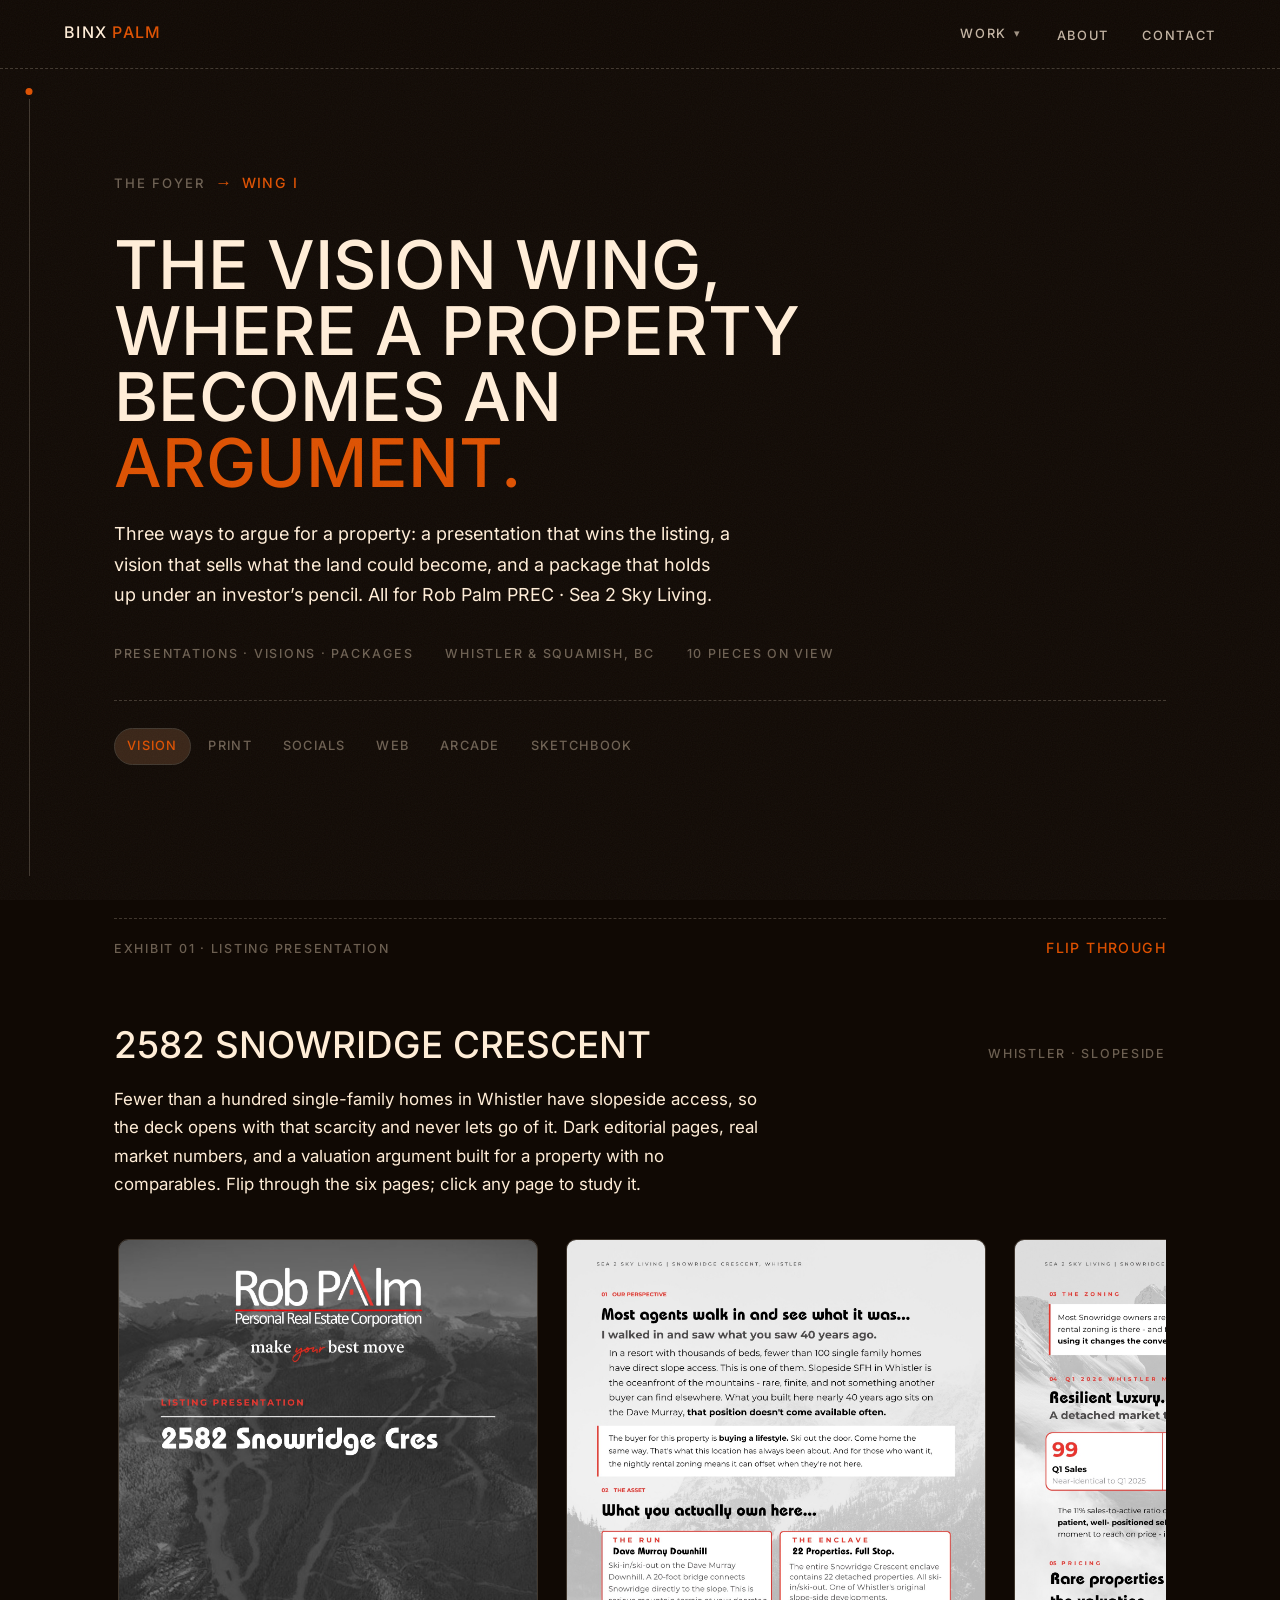
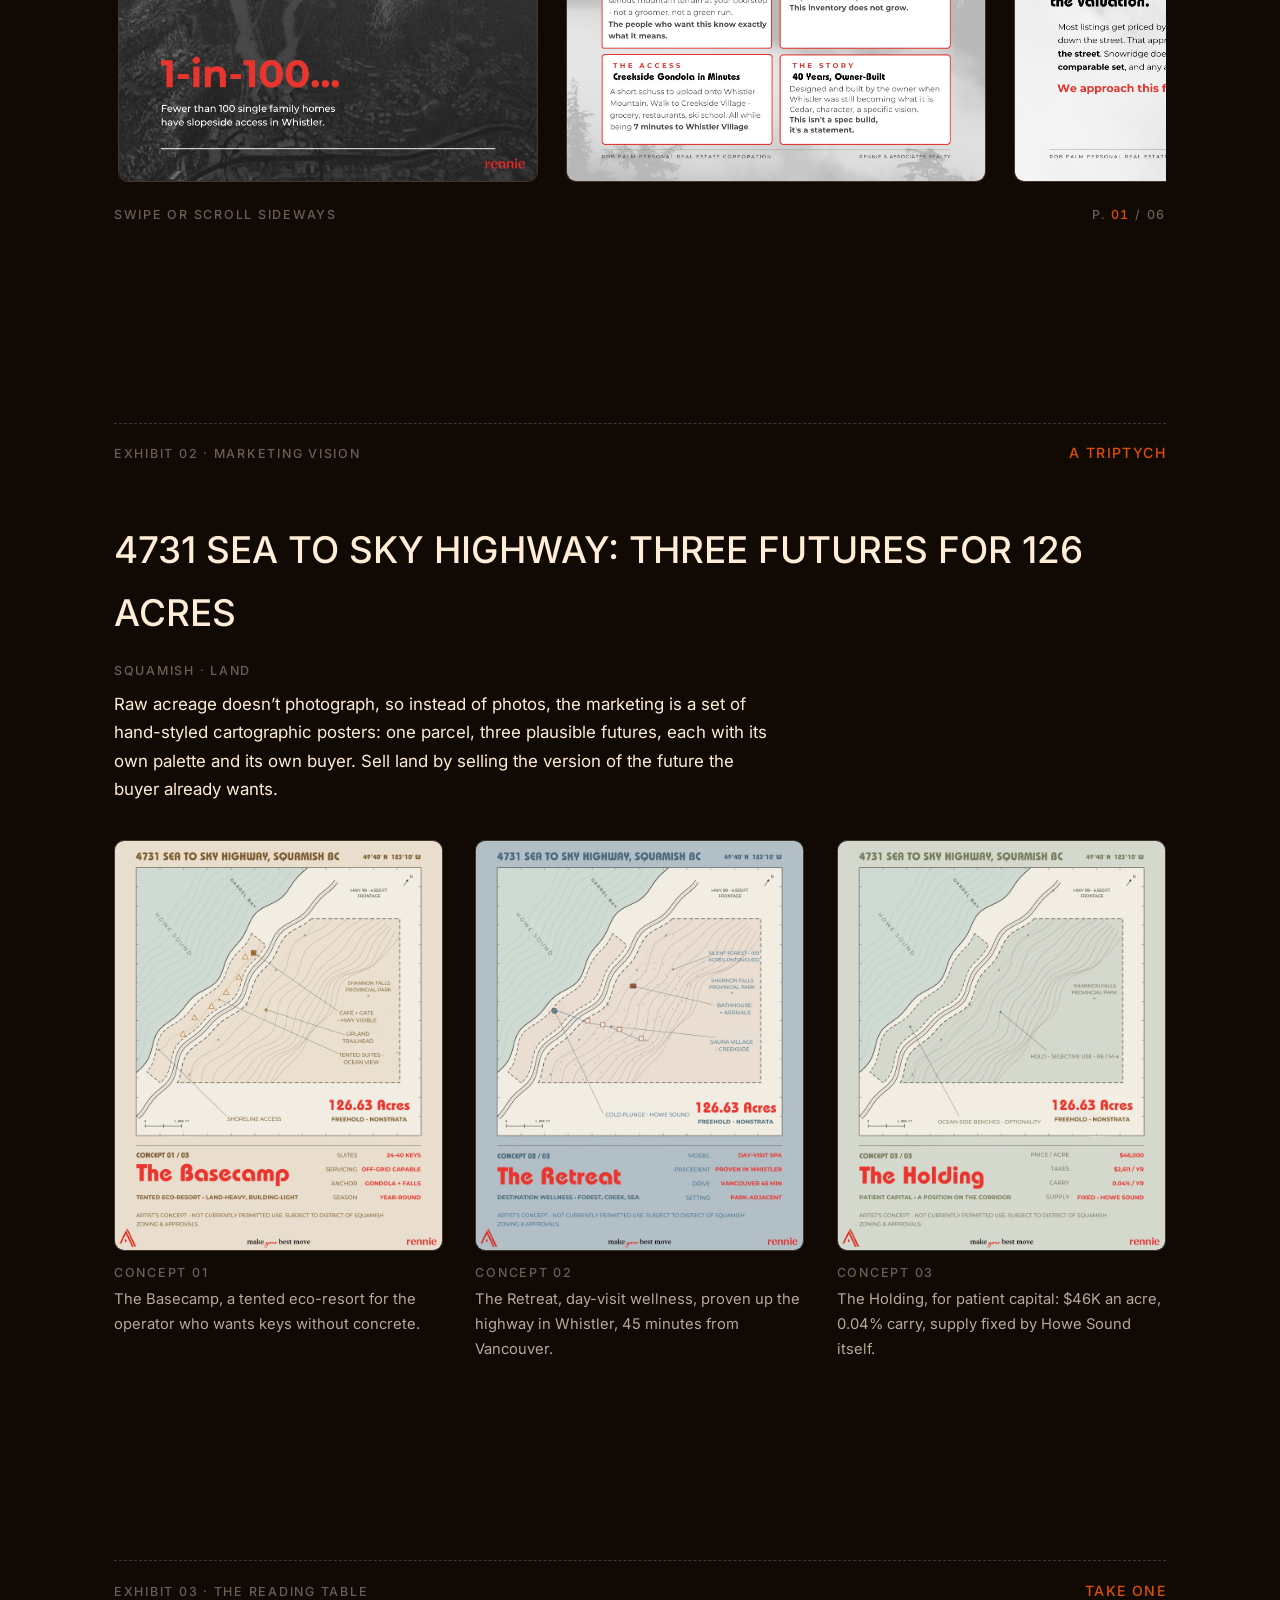
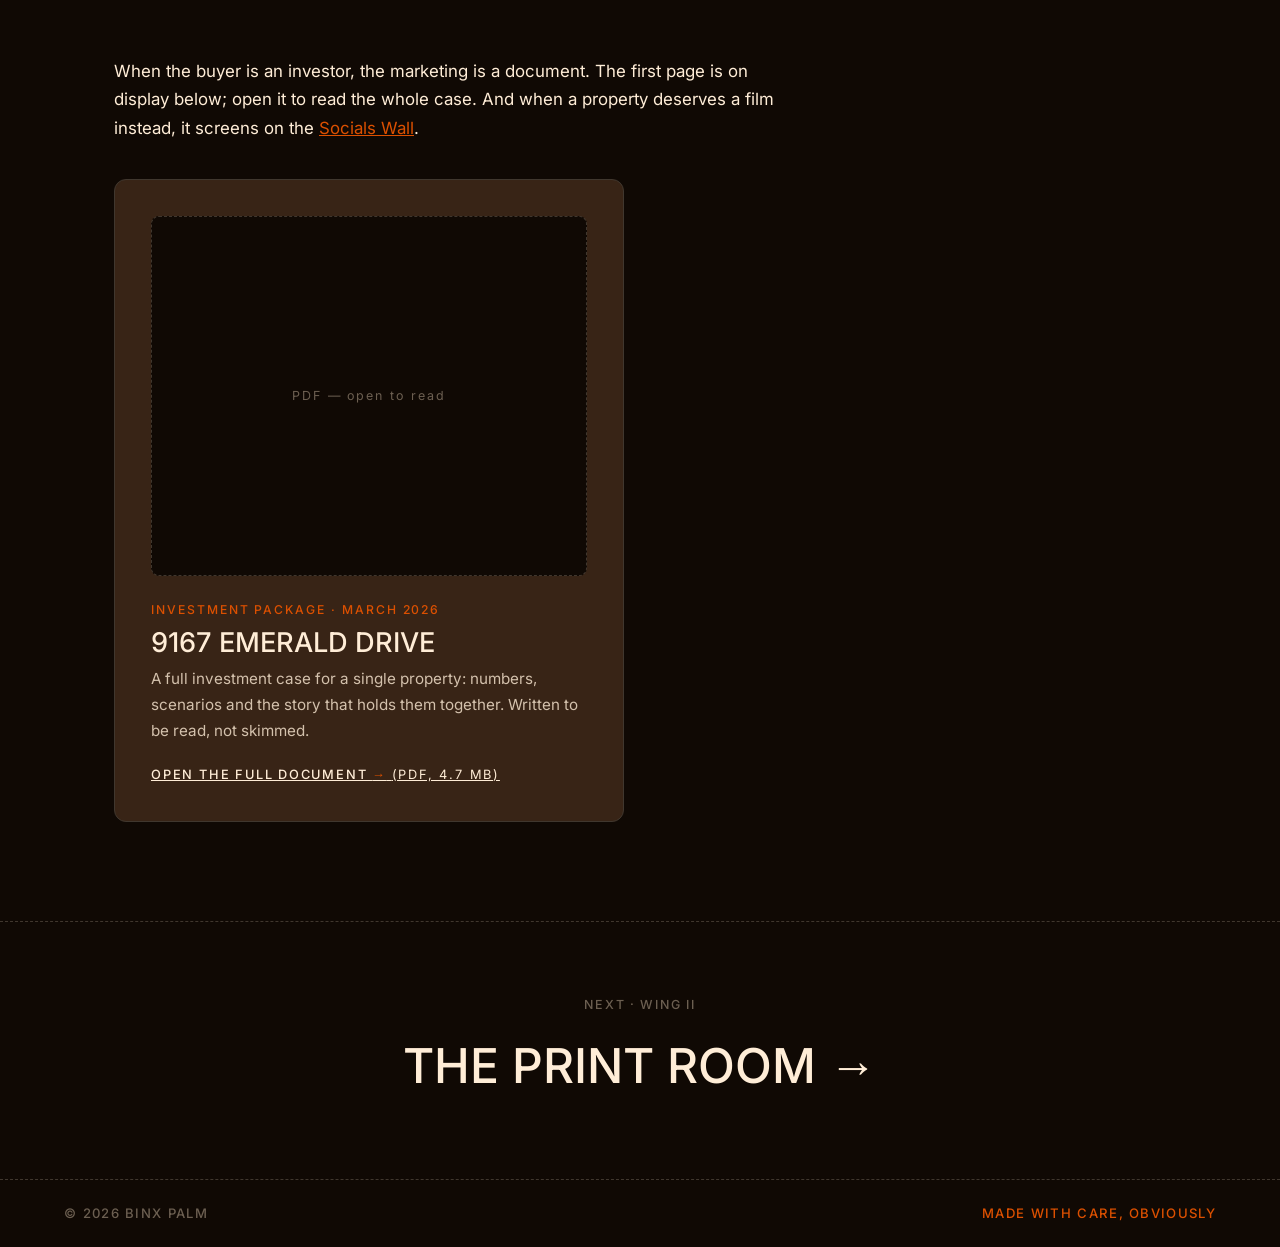
<file: property.html>
<!doctype html>
<html lang="en">
<head>
<meta charset="utf-8">
<meta name="viewport" content="width=device-width, initial-scale=1">
<title>The Vision Wing · Binx Palm</title>
<meta name="description" content="Listing presentations, marketing visions and investment packages by Binx Palm for Whistler & Squamish real estate.">
<script>document.documentElement.classList.add('js');</script>
<link rel="stylesheet" href="assets/css/site.css">
</head>
<body>

<div class="progress" aria-hidden="true"><i id="pBar"></i></div>

<a class="skip" href="#exhibits">Skip to the exhibits</a>

<nav class="nav" aria-label="Main">
  <a class="mark serif" href="index.html">binx <i>palm</i></a>
  <ul>
    <li class="nav-drop">
      <a href="index.html#work">Work</a><button class="nav-drop-toggle" type="button" aria-haspopup="true" aria-expanded="false" aria-controls="workMenu" aria-label="Show wings">▾</button>
      <ul class="nav-drop-menu" id="workMenu">
        <li><a href="property.html" aria-current="page">Vision</a></li>
        <li><a href="reading.html">Print</a></li>
        <li><a href="campaigns.html">Socials</a></li>
        <li><a href="web.html">Web</a></li>
        <li><a href="annex.html">Arcade</a></li>
        <li><a href="sketchbook.html">Sketchbook</a></li>
      </ul>
    </li>
    <li><a href="index.html#about">About</a></li>
    <li><a href="index.html#contact">Contact</a></li>
  </ul>
</nav>

<header class="wing-hero wrap">
  <div class="crumb rv">
    <a href="index.html">The foyer</a><span class="sep">→</span><span class="room">wing i</span>
  </div>
  <h1 class="serif rv">The Vision Wing, where a property becomes an <em class="tilt">argument.</em></h1>
  <p class="lede rv d2">Three ways to argue for a property: a presentation that wins the listing, a vision that sells what the land could become, and a package that holds up under an investor’s pencil. All for Rob Palm PREC · Sea 2 Sky Living.</p>
  <div class="meta-row rv d2">
    <span class="label">Presentations · visions · packages</span>
    <span class="label">Whistler &amp; Squamish, BC</span>
    <span class="label">10 pieces on view</span>
  </div>
  <nav class="wing-jump" aria-label="Other wings">
    <a href="property.html" aria-current="page">Vision</a>
    <a href="reading.html">Print</a>
    <a href="campaigns.html">Socials</a>
    <a href="web.html">Web</a>
    <a href="annex.html">Arcade</a>
    <a href="sketchbook.html">Sketchbook</a>
  </nav>
</header>

<main id="exhibits">

  <!-- ============ EXHIBIT 1 · SNOWRIDGE DECK ============ -->
  <section>
    <div class="wrap">
      <div class="rule-head rv">
        <span class="label">Exhibit 01 · Listing presentation</span>
        <span class="room">flip through</span>
      </div>
      <div class="x-head rv">
        <h2 class="serif">2582 Snowridge Crescent</h2>
        <span class="label">Whistler · slopeside</span>
      </div>
      <p class="x-lede rv">Fewer than a hundred single-family homes in Whistler have slopeside access, so the deck opens with that scarcity and never lets go of it. Dark editorial pages, real market numbers, and a valuation argument built for a property with no comparables. Flip through the six pages; click any page to study it.</p>

      <div class="strip-shell rv" data-gallery="snowridge">
        <div class="strip" role="region" aria-label="Snowridge listing presentation pages, scrolls sideways" tabindex="0">
          <button class="frame leaf" data-full="assets/img/listings/snowridge-01.jpg" data-cap="Cover · 1-in-100: scarcity as the opening argument" data-cursor="view" aria-haspopup="dialog"><img src="assets/img/listings/snowridge-01.jpg" alt="Deck cover: 2582 Snowridge Cres over a dark aerial of Whistler's ski runs, headlined 1-in-100" loading="lazy"></button>
          <button class="frame leaf" data-full="assets/img/listings/snowridge-02.jpg" data-cap="The property: framing the home before the market" data-cursor="view" aria-haspopup="dialog"><img src="assets/img/listings/snowridge-02.jpg" alt="Deck page two: the property story" loading="lazy"></button>
          <button class="frame leaf" data-full="assets/img/listings/snowridge-03.jpg" data-cap="Zoning + Q1 market: 99 sales, 11% ratio, 58 DOM, patience as strategy" data-cursor="view" aria-haspopup="dialog"><img src="assets/img/listings/snowridge-03.jpg" alt="Deck page three: zoning callout and Q1 2026 Whistler market stats" loading="lazy"></button>
          <button class="frame leaf" data-full="assets/img/listings/snowridge-04.jpg" data-cap="Valuation: three directions at once, because there is no 'down the street'" data-cursor="view" aria-haspopup="dialog"><img src="assets/img/listings/snowridge-04.jpg" alt="Deck page four: valuation approach" loading="lazy"></button>
          <button class="frame leaf" data-full="assets/img/listings/snowridge-05.jpg" data-cap="The launch plan: sequencing exposure before price talk" data-cursor="view" aria-haspopup="dialog"><img src="assets/img/listings/snowridge-05.jpg" alt="Deck page five: launch plan" loading="lazy"></button>
          <button class="frame leaf" data-full="assets/img/listings/snowridge-06.jpg" data-cap="Close: the ask, stated plainly" data-cursor="view" aria-haspopup="dialog"><img src="assets/img/listings/snowridge-06.jpg" alt="Deck page six: closing page" loading="lazy"></button>
        </div>
        <div class="strip-foot">
          <span class="label">Swipe or scroll sideways</span>
          <span class="label strip-count">p. <b class="strip-now">01</b> / <span class="strip-total">06</span></span>
        </div>
      </div>
    </div>
  </section>

  <!-- ============ EXHIBIT 2 · 4731 TRIPTYCH ============ -->
  <section>
    <div class="wrap">
      <div class="rule-head rv">
        <span class="label">Exhibit 02 · Marketing vision</span>
        <span class="room">a triptych</span>
      </div>
      <div class="x-head rv">
        <h2 class="serif">4731 Sea to Sky Highway: three futures for 126 acres</h2>
        <span class="label">Squamish · land</span>
      </div>
      <p class="x-lede rv">Raw acreage doesn’t photograph, so instead of photos, the marketing is a set of hand-styled cartographic posters: one parcel, three plausible futures, each with its own palette and its own buyer. Sell land by selling the version of the future the buyer already wants.</p>

      <div class="grid-3 rv" data-gallery="4731">
        <figure>
          <button class="frame" data-full="assets/img/listings/4731-basecamp.jpg" data-cap="Concept 01 · The Basecamp: tented eco-resort, land-heavy, building-light" data-cursor="view" aria-haspopup="dialog"><img src="assets/img/listings/4731-basecamp.jpg" alt="The Basecamp: warm cream map poster of a tented eco-resort concept along Howe Sound" loading="lazy"><span class="tag">Open</span></button>
          <figcaption><span class="label">Concept 01</span><p>The Basecamp, a tented eco-resort for the operator who wants keys without concrete.</p></figcaption>
        </figure>
        <figure>
          <button class="frame" data-full="assets/img/listings/4731-retreat.jpg" data-cap="Concept 02 · The Retreat: destination wellness, forest, creek, sea" data-cursor="view" aria-haspopup="dialog"><img src="assets/img/listings/4731-retreat.jpg" alt="The Retreat: slate-blue map poster of a destination wellness concept with sauna village and cold plunge" loading="lazy"><span class="tag">Open</span></button>
          <figcaption><span class="label">Concept 02</span><p>The Retreat, day-visit wellness, proven up the highway in Whistler, 45 minutes from Vancouver.</p></figcaption>
        </figure>
        <figure>
          <button class="frame" data-full="assets/img/listings/4731-holding.jpg" data-cap="Concept 03 · The Holding: patient capital, a position on the corridor" data-cursor="view" aria-haspopup="dialog"><img src="assets/img/listings/4731-holding.jpg" alt="The Holding: sage-green map poster presenting the land as a long-term hold" loading="lazy"><span class="tag">Open</span></button>
          <figcaption><span class="label">Concept 03</span><p>The Holding, for patient capital: $46K an acre, 0.04% carry, supply fixed by Howe Sound itself.</p></figcaption>
        </figure>
      </div>
    </div>
  </section>

  <!-- ============ EXHIBIT 3 · INVESTMENT PACKAGE ============ -->
  <section>
    <div class="wrap">
      <div class="rule-head rv">
        <span class="label">Exhibit 03 · The reading table</span>
        <span class="room">take one</span>
      </div>
      <p class="x-lede rv">When the buyer is an investor, the marketing is a document. The first page is on display below; open it to read the whole case. And when a property deserves a film instead, it screens on the <a href="campaigns.html">Socials Wall</a>.</p>
      <div class="doc-row rv">
        <div class="doc-card">
          <a class="doc-preview" href="assets/docs/9167-emerald-drive-investment-package.pdf" target="_blank" rel="noopener" data-cursor="view" aria-label="Preview and open the 9167 Emerald Drive investment package PDF">
            <iframe src="assets/docs/9167-emerald-drive-investment-package.pdf#toolbar=0&navpanes=0&view=FitH" loading="lazy" tabindex="-1" title="First page of the 9167 Emerald Drive investment package" aria-hidden="true"></iframe>
          </a>
          <span class="doc-kicker">Investment package · March 2026</span>
          <h3 class="serif">9167 Emerald Drive</h3>
          <p>A full investment case for a single property: numbers, scenarios and the story that holds them together. Written to be read, not skimmed.</p>
          <a class="doc-open" href="assets/docs/9167-emerald-drive-investment-package.pdf" target="_blank" rel="noopener">Open the full document <i>→</i> <span style="font-weight:400">(PDF, 4.7 MB)</span></a>
        </div>
      </div>
    </div>
  </section>

</main>

<div class="wing-next">
  <a href="reading.html" data-cursor="enter">
    <span class="label">Next · wing ii</span>
    <span class="next-name serif">The Print Room →</span>
  </a>
</div>

<footer class="foot">
  <span>© <span id="year">2026</span> Binx Palm</span>
  <span><i>made with care, obviously</i></span>
</footer>

<script src="assets/js/site.js"></script>
</body>
</html>
</file>
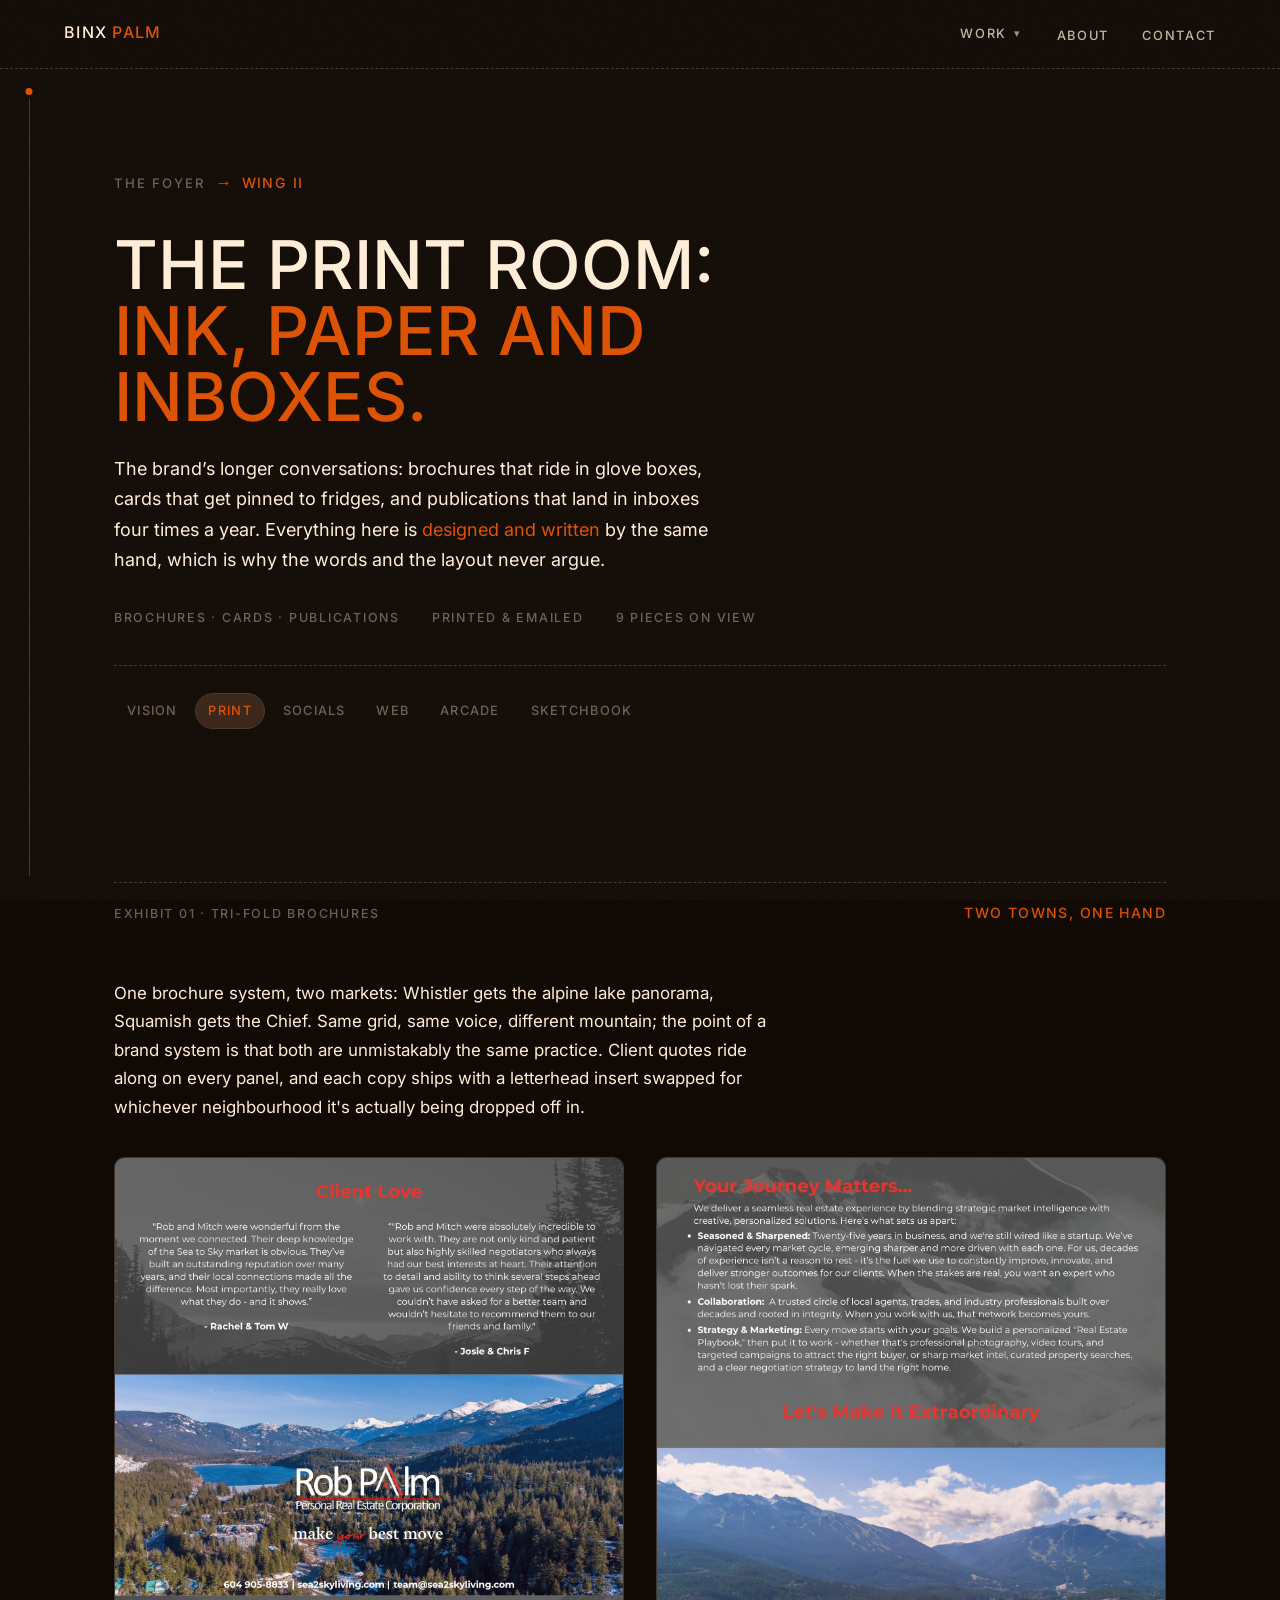
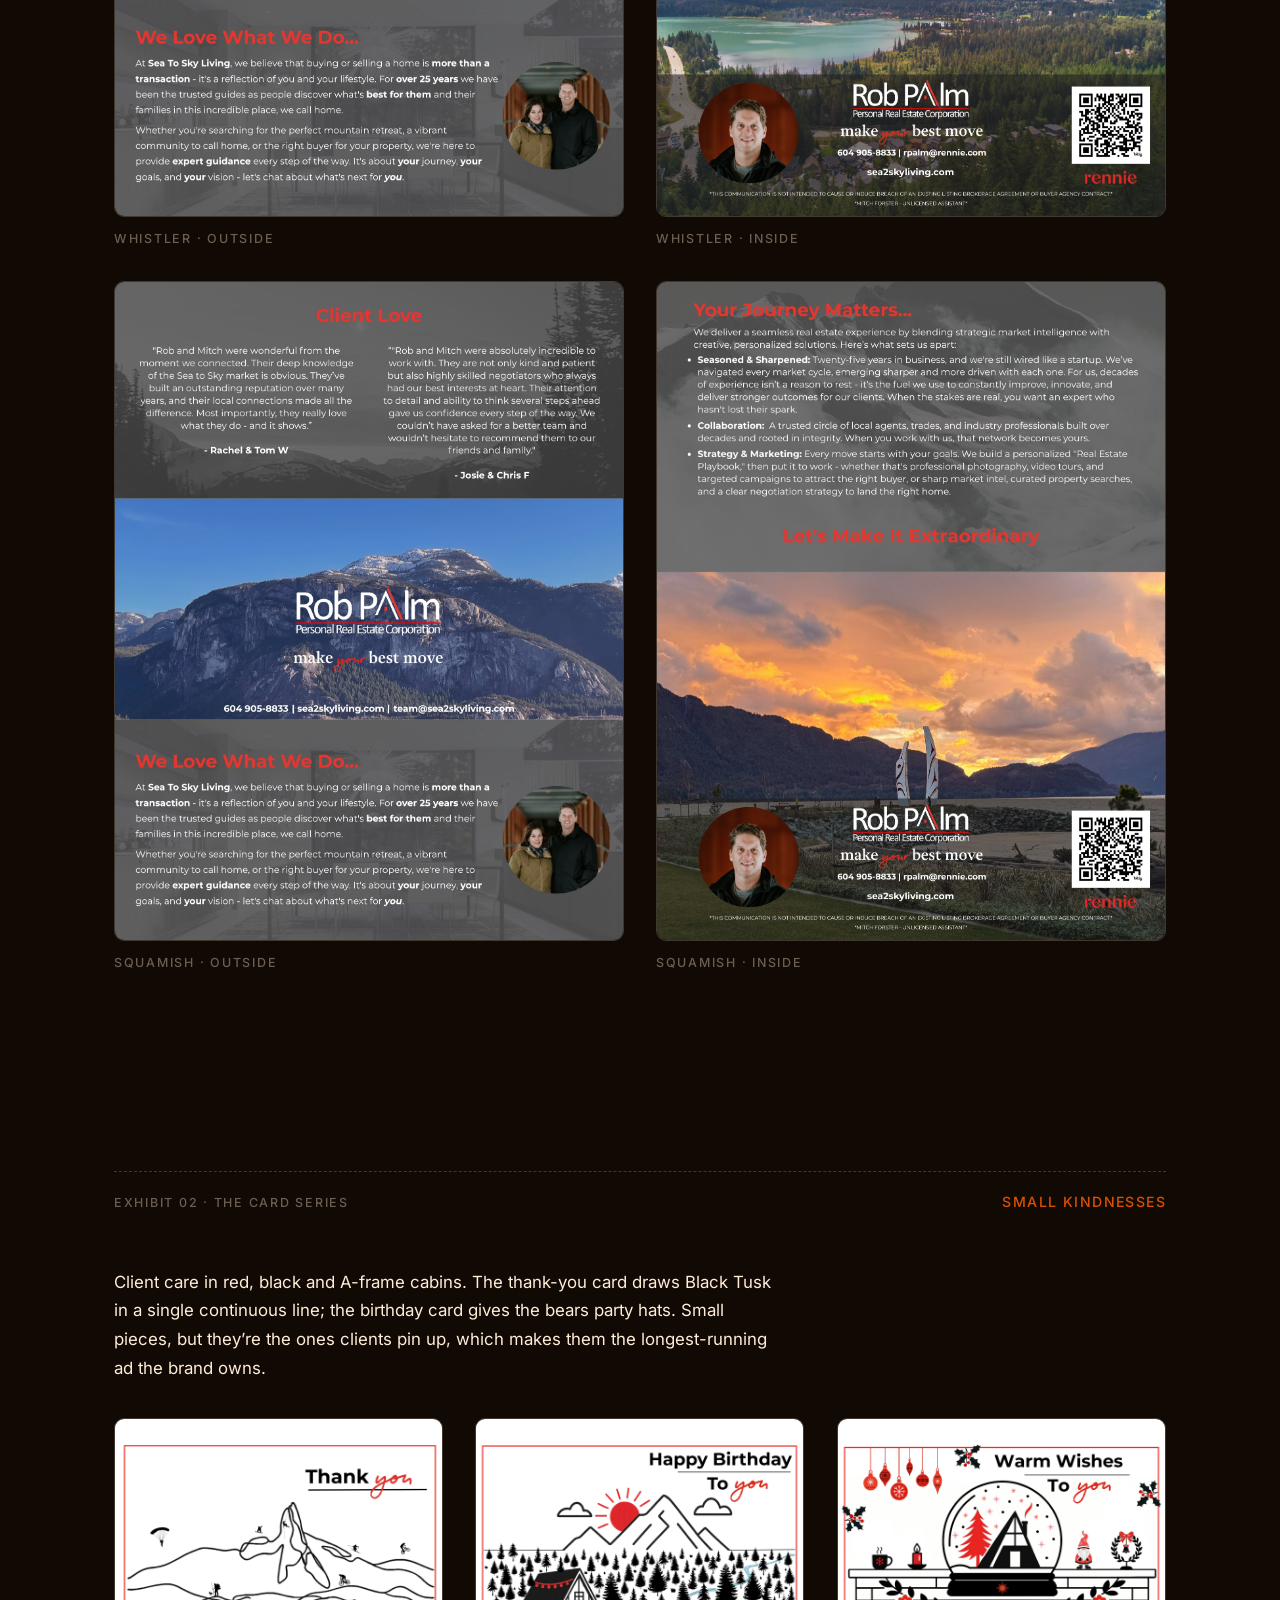
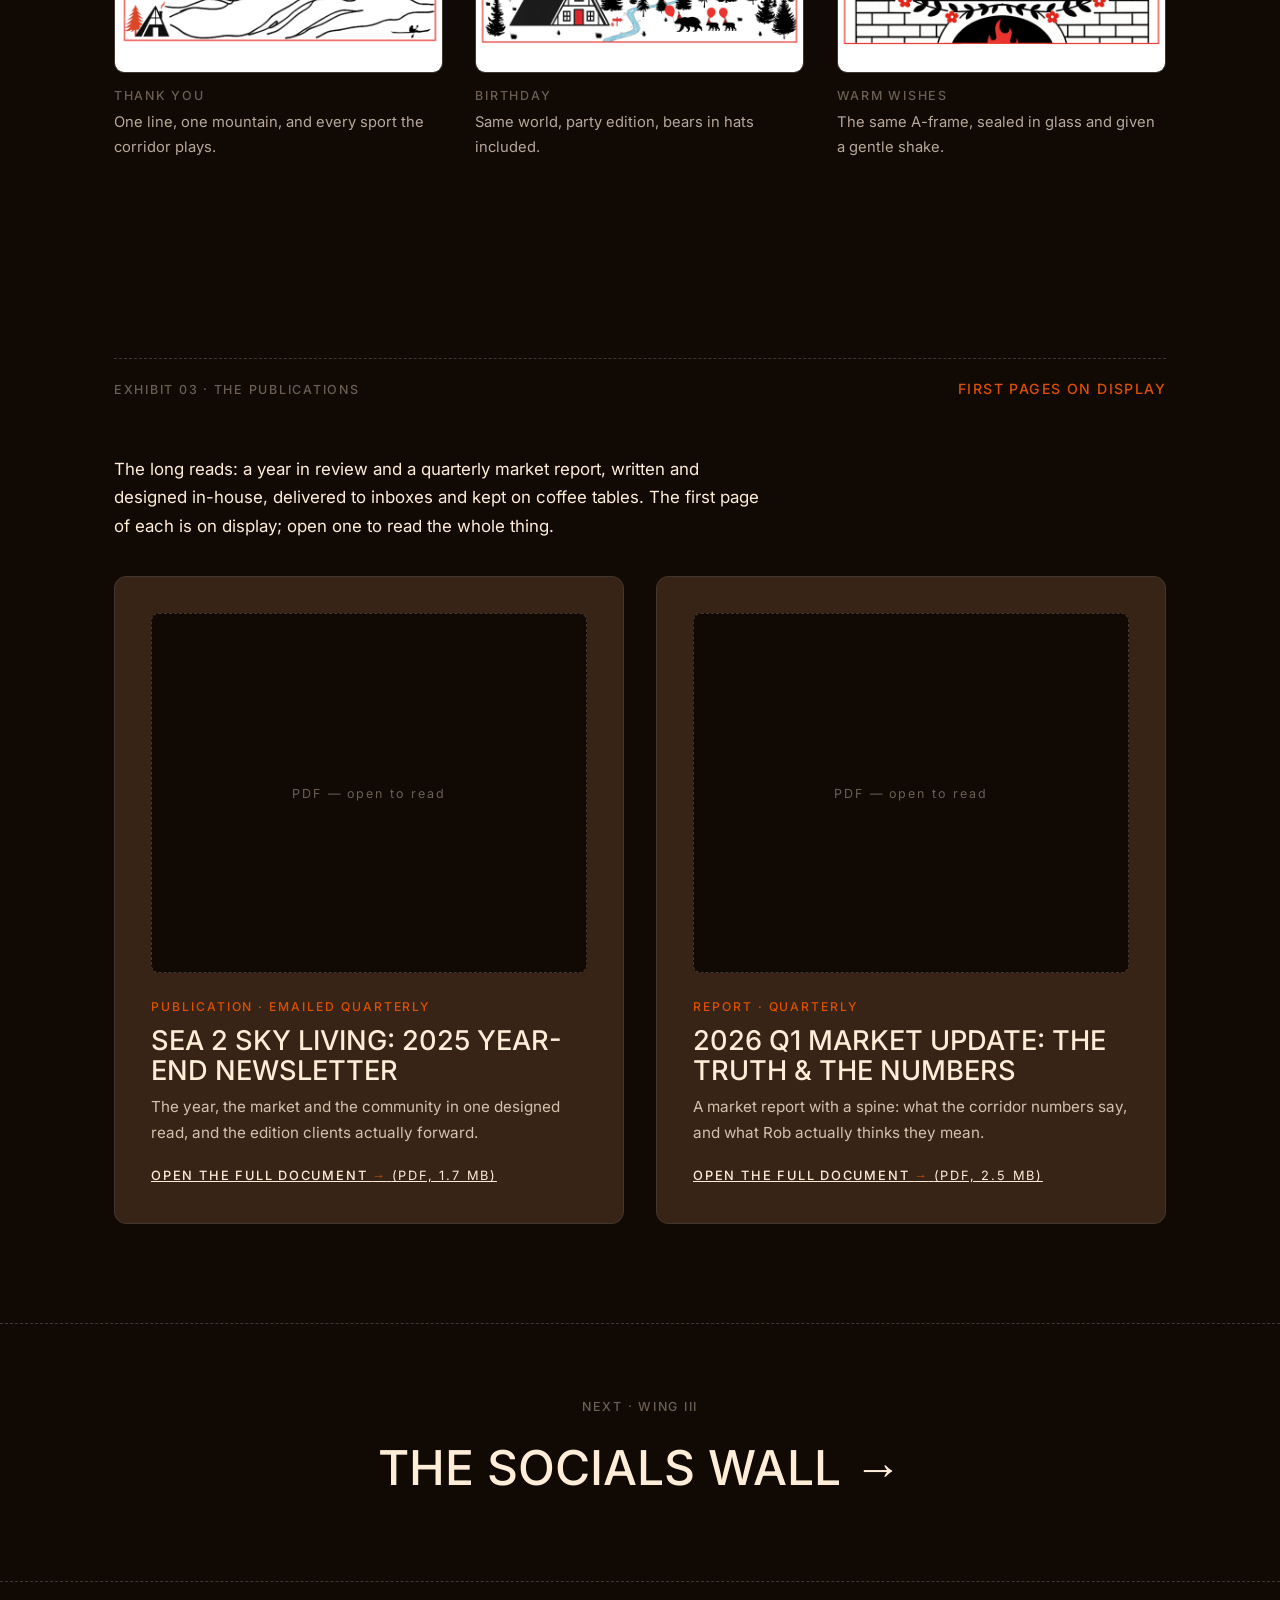
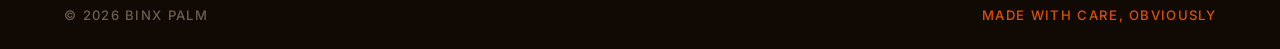
<file: reading.html>
<!doctype html>
<html lang="en">
<head>
<meta charset="utf-8">
<meta name="viewport" content="width=device-width, initial-scale=1">
<title>The Print Room · Binx Palm</title>
<meta name="description" content="Publications and print by Binx Palm: brochures, greeting cards, an emailed quarterly newsletter and market reports for Sea 2 Sky Living.">
<script>document.documentElement.classList.add('js');</script>
<link rel="stylesheet" href="assets/css/site.css">
</head>
<body>

<div class="progress" aria-hidden="true"><i id="pBar"></i></div>

<a class="skip" href="#exhibits">Skip to the exhibits</a>

<nav class="nav" aria-label="Main">
  <a class="mark serif" href="index.html">binx <i>palm</i></a>
  <ul>
    <li class="nav-drop">
      <a href="index.html#work">Work</a><button class="nav-drop-toggle" type="button" aria-haspopup="true" aria-expanded="false" aria-controls="workMenu" aria-label="Show wings">▾</button>
      <ul class="nav-drop-menu" id="workMenu">
        <li><a href="property.html">Vision</a></li>
        <li><a href="reading.html" aria-current="page">Print</a></li>
        <li><a href="campaigns.html">Socials</a></li>
        <li><a href="web.html">Web</a></li>
        <li><a href="annex.html">Arcade</a></li>
        <li><a href="sketchbook.html">Sketchbook</a></li>
      </ul>
    </li>
    <li><a href="index.html#about">About</a></li>
    <li><a href="index.html#contact">Contact</a></li>
  </ul>
</nav>

<header class="wing-hero wrap">
  <div class="crumb rv">
    <a href="index.html">The foyer</a><span class="sep">→</span><span class="room">wing ii</span>
  </div>
  <h1 class="serif rv">The Print Room: <em class="tilt">ink, paper and inboxes.</em></h1>
  <p class="lede rv d2">The brand’s longer conversations: brochures that ride in glove boxes, cards that get pinned to fridges, and publications that land in inboxes four times a year. Everything here is <em class="tilt">designed and written</em> by the same hand, which is why the words and the layout never argue.</p>
  <div class="meta-row rv d2">
    <span class="label">Brochures · cards · publications</span>
    <span class="label">Printed &amp; emailed</span>
    <span class="label">9 pieces on view</span>
  </div>
  <nav class="wing-jump" aria-label="Other wings">
    <a href="property.html">Vision</a>
    <a href="reading.html" aria-current="page">Print</a>
    <a href="campaigns.html">Socials</a>
    <a href="web.html">Web</a>
    <a href="annex.html">Arcade</a>
    <a href="sketchbook.html">Sketchbook</a>
  </nav>
</header>

<main id="exhibits">

  <!-- ============ EXHIBIT 1 · TRI-FOLDS ============ -->
  <section>
    <div class="wrap">
      <div class="rule-head rv">
        <span class="label">Exhibit 01 · Tri-fold brochures</span>
        <span class="room">two towns, one hand</span>
      </div>
      <p class="x-lede rv">One brochure system, two markets: Whistler gets the alpine lake panorama, Squamish gets the Chief. Same grid, same voice, different mountain; the point of a brand system is that both are unmistakably the same practice. Client quotes ride along on every panel, and each copy ships with a letterhead insert swapped for whichever neighbourhood it's actually being dropped off in.</p>

      <div class="grid-2 rv" data-gallery="trifolds">
        <figure>
          <button class="frame" data-full="assets/img/print/trifold-whistler-1.jpg" data-cap="Whistler tri-fold, outside panels: client love, cover, contact" data-cursor="view" aria-haspopup="dialog"><img src="assets/img/print/trifold-whistler-1.jpg" alt="Whistler tri-fold brochure, outside panels with client testimonials and an alpine lake cover" loading="lazy"><span class="tag">Open</span></button>
          <figcaption><span class="label">Whistler · outside</span></figcaption>
        </figure>
        <figure>
          <button class="frame" data-full="assets/img/print/trifold-whistler-2.jpg" data-cap="Whistler tri-fold, inside spread" data-cursor="view" aria-haspopup="dialog"><img src="assets/img/print/trifold-whistler-2.jpg" alt="Whistler tri-fold brochure, inside spread" loading="lazy"><span class="tag">Open</span></button>
          <figcaption><span class="label">Whistler · inside</span></figcaption>
        </figure>
        <figure>
          <button class="frame" data-full="assets/img/print/trifold-squamish-1.jpg" data-cap="Squamish tri-fold, outside panels, the Chief on the cover" data-cursor="view" aria-haspopup="dialog"><img src="assets/img/print/trifold-squamish-1.jpg" alt="Squamish tri-fold brochure, outside panels with the Stawamus Chief on the cover" loading="lazy"><span class="tag">Open</span></button>
          <figcaption><span class="label">Squamish · outside</span></figcaption>
        </figure>
        <figure>
          <button class="frame" data-full="assets/img/print/trifold-squamish-2.jpg" data-cap="Squamish tri-fold, inside spread" data-cursor="view" aria-haspopup="dialog"><img src="assets/img/print/trifold-squamish-2.jpg" alt="Squamish tri-fold brochure, inside spread" loading="lazy"><span class="tag">Open</span></button>
          <figcaption><span class="label">Squamish · inside</span></figcaption>
        </figure>
      </div>
    </div>
  </section>

  <!-- ============ EXHIBIT 2 · CARD SERIES ============ -->
  <section>
    <div class="wrap">
      <div class="rule-head rv">
        <span class="label">Exhibit 02 · The card series</span>
        <span class="room">small kindnesses</span>
      </div>
      <p class="x-lede rv">Client care in red, black and A-frame cabins. The thank-you card draws Black Tusk in a single continuous line; the birthday card gives the bears party hats. Small pieces, but they’re the ones clients pin up, which makes them the longest-running ad the brand owns.</p>

      <div class="grid-3 rv" data-gallery="cards">
        <figure>
          <button class="frame" data-full="assets/img/print/card-thankyou.png" data-cap="Thank You: Black Tusk drawn in one continuous line, dotted with tiny adventurers" data-cursor="view" aria-haspopup="dialog"><img src="assets/img/print/card-thankyou.png" alt="Thank-you card: continuous line drawing of Black Tusk with tiny skiers, climbers and a kayaker" loading="lazy"><span class="tag">Open</span></button>
          <figcaption><span class="label">Thank you</span><p>One line, one mountain, and every sport the corridor plays.</p></figcaption>
        </figure>
        <figure>
          <button class="frame" data-full="assets/img/print/card-birthday.png" data-cap="Happy Birthday: the A-frame gets bunting, the bears get balloons" data-cursor="view" aria-haspopup="dialog"><img src="assets/img/print/card-birthday.png" alt="Birthday card: illustrated A-frame cabin with bunting, forest, river, and three bears carrying balloons" loading="lazy"><span class="tag">Open</span></button>
          <figcaption><span class="label">Birthday</span><p>Same world, party edition, bears in hats included.</p></figcaption>
        </figure>
        <figure>
          <button class="frame" data-full="assets/img/print/card-christmas.png" data-cap="Warm Wishes: the A-frame in a snow globe on the mantel" data-cursor="view" aria-haspopup="dialog"><img src="assets/img/print/card-christmas.png" alt="Holiday card: the A-frame cabin inside a snow globe on an illustrated mantel with string lights and a gnome" loading="lazy"><span class="tag">Open</span></button>
          <figcaption><span class="label">Warm wishes</span><p>The same A-frame, sealed in glass and given a gentle shake.</p></figcaption>
        </figure>
      </div>
    </div>
  </section>

  <!-- ============ EXHIBIT 3 · PUBLICATIONS ============ -->
  <section>
    <div class="wrap">
      <div class="rule-head rv">
        <span class="label">Exhibit 03 · The publications</span>
        <span class="room">first pages on display</span>
      </div>
      <p class="x-lede rv">The long reads: a year in review and a quarterly market report, written and designed in-house, delivered to inboxes and kept on coffee tables. The first page of each is on display; open one to read the whole thing.</p>
      <div class="doc-row rv">
        <div class="doc-card">
          <a class="doc-preview" href="assets/docs/sea2sky-2025-year-end-newsletter.pdf" target="_blank" rel="noopener" data-cursor="view" aria-label="Preview and open the 2025 year-end newsletter PDF">
            <iframe src="assets/docs/sea2sky-2025-year-end-newsletter.pdf#toolbar=0&navpanes=0&view=FitH" loading="lazy" tabindex="-1" title="First page of the 2025 year-end newsletter" aria-hidden="true"></iframe>
          </a>
          <span class="doc-kicker">Publication · emailed quarterly</span>
          <h3 class="serif">Sea 2 Sky Living: 2025 Year-End Newsletter</h3>
          <p>The year, the market and the community in one designed read, and the edition clients actually forward.</p>
          <a class="doc-open" href="assets/docs/sea2sky-2025-year-end-newsletter.pdf" target="_blank" rel="noopener">Open the full document <i>→</i> <span style="font-weight:400">(PDF, 1.7 MB)</span></a>
        </div>
        <div class="doc-card">
          <a class="doc-preview" href="assets/docs/2026-q1-market-update.pdf" target="_blank" rel="noopener" data-cursor="view" aria-label="Preview and open the 2026 Q1 market update PDF">
            <iframe src="assets/docs/2026-q1-market-update.pdf#toolbar=0&navpanes=0&view=FitH" loading="lazy" tabindex="-1" title="First page of the 2026 Q1 market update" aria-hidden="true"></iframe>
          </a>
          <span class="doc-kicker">Report · quarterly</span>
          <h3 class="serif">2026 Q1 Market Update: The Truth &amp; The Numbers</h3>
          <p>A market report with a spine: what the corridor numbers say, and what Rob actually thinks they mean.</p>
          <a class="doc-open" href="assets/docs/2026-q1-market-update.pdf" target="_blank" rel="noopener">Open the full document <i>→</i> <span style="font-weight:400">(PDF, 2.5 MB)</span></a>
        </div>
      </div>
    </div>
  </section>

</main>

<div class="wing-next">
  <a href="campaigns.html" data-cursor="enter">
    <span class="label">Next · wing iii</span>
    <span class="next-name serif">The Socials Wall →</span>
  </a>
</div>

<footer class="foot">
  <span>© <span id="year">2026</span> Binx Palm</span>
  <span><i>made with care, obviously</i></span>
</footer>

<script src="assets/js/site.js"></script>
</body>
</html>
</file>
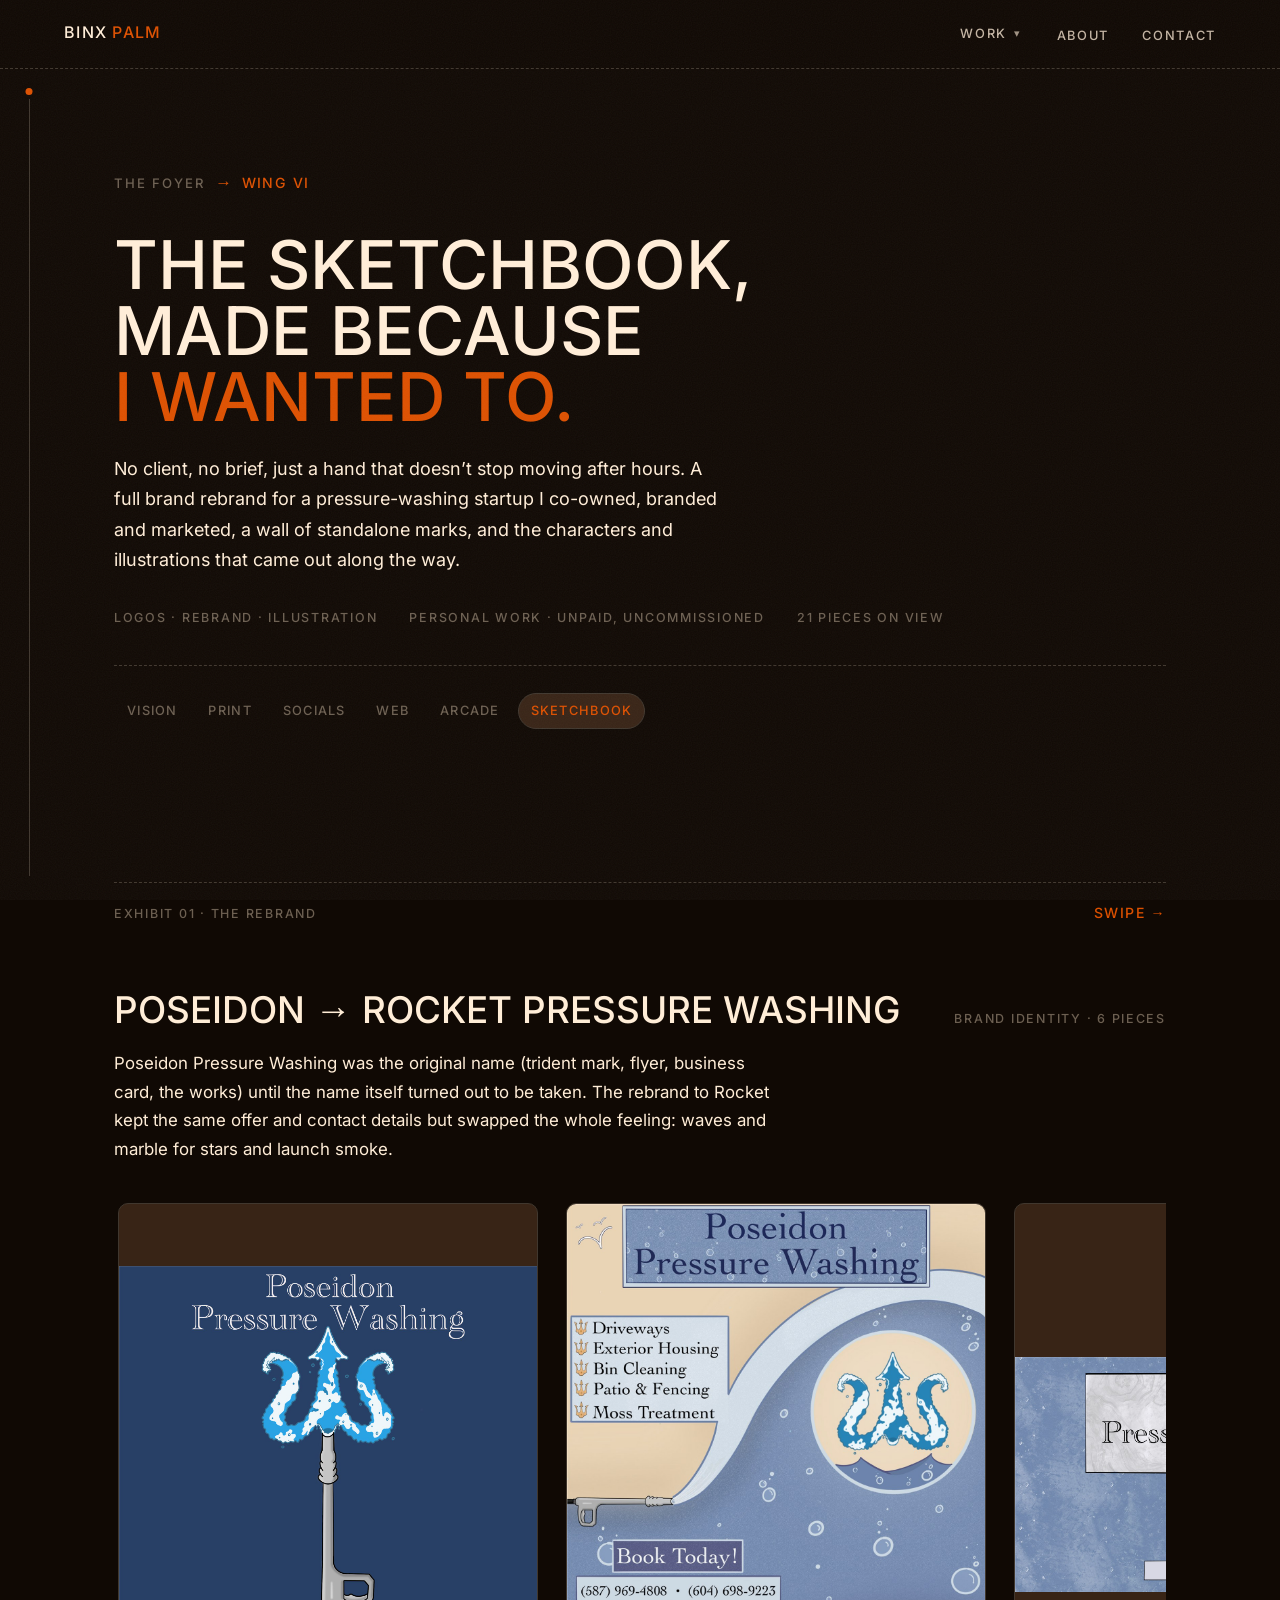
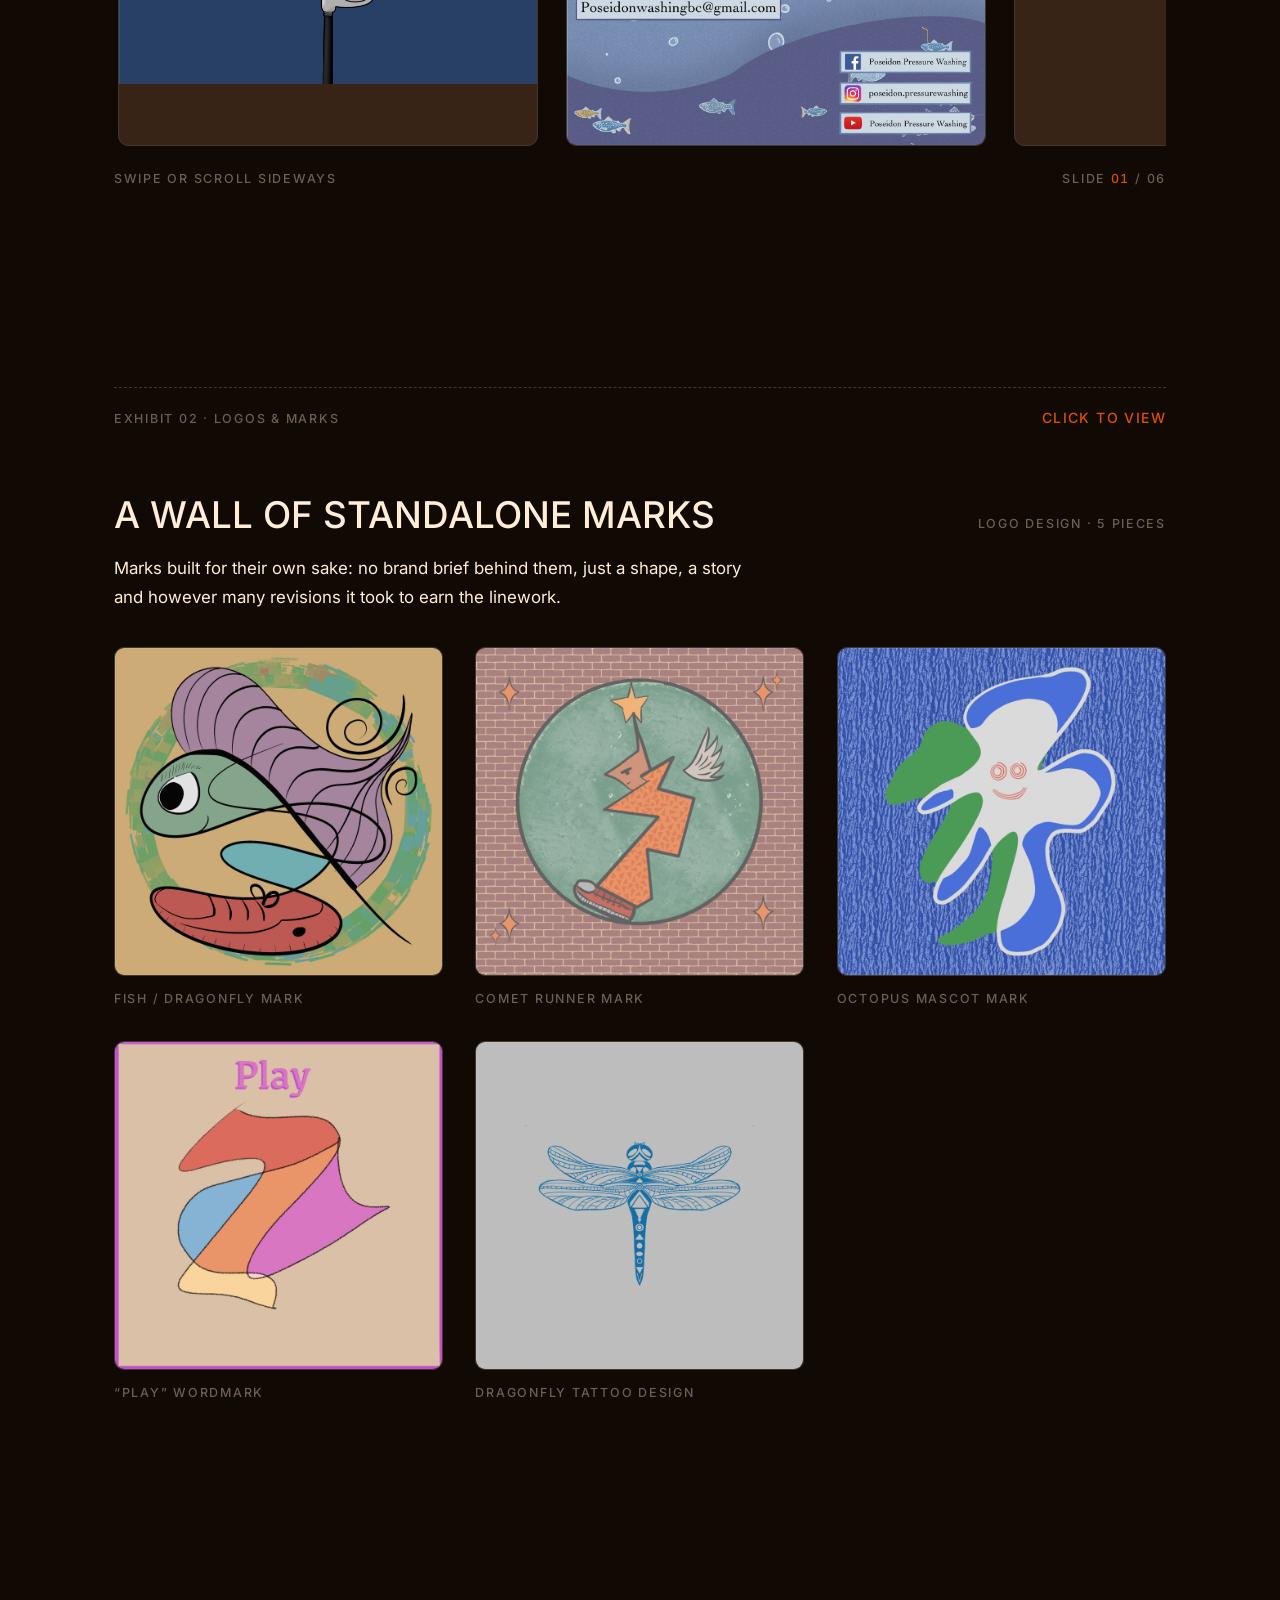
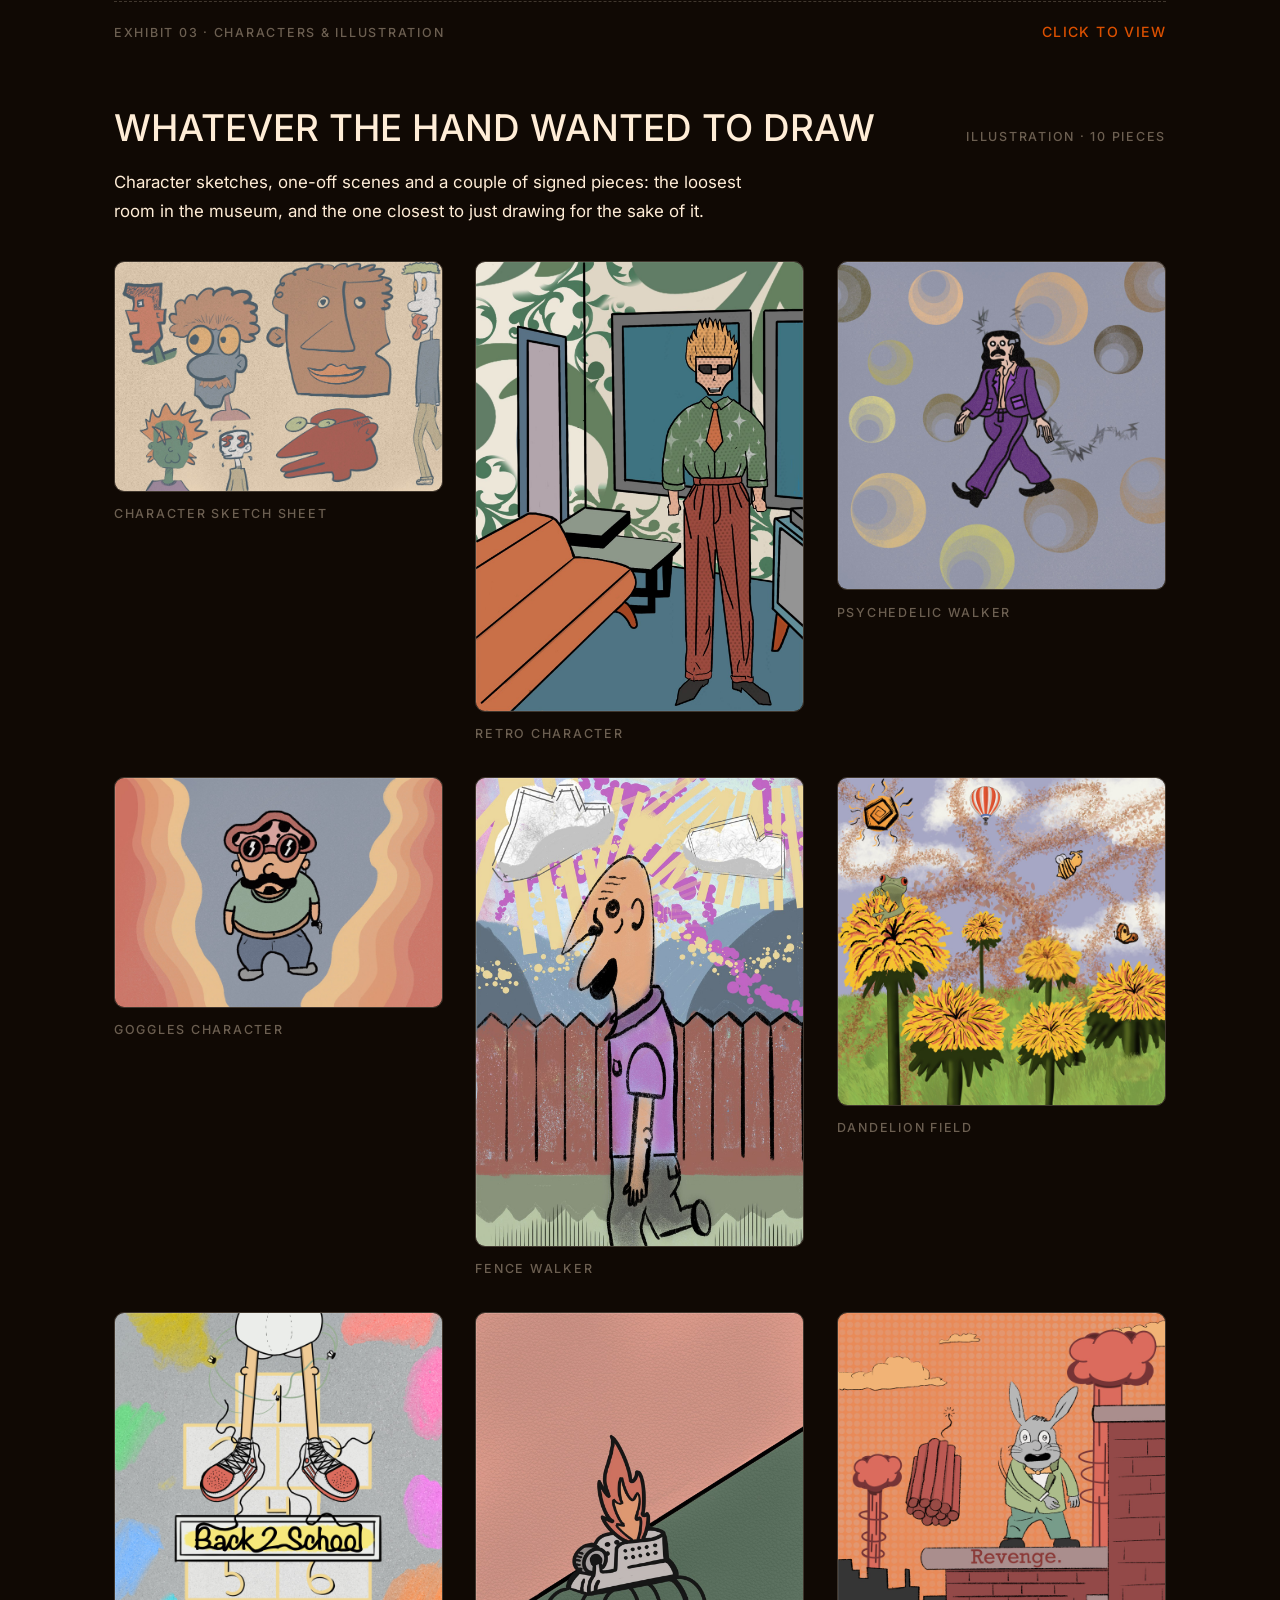
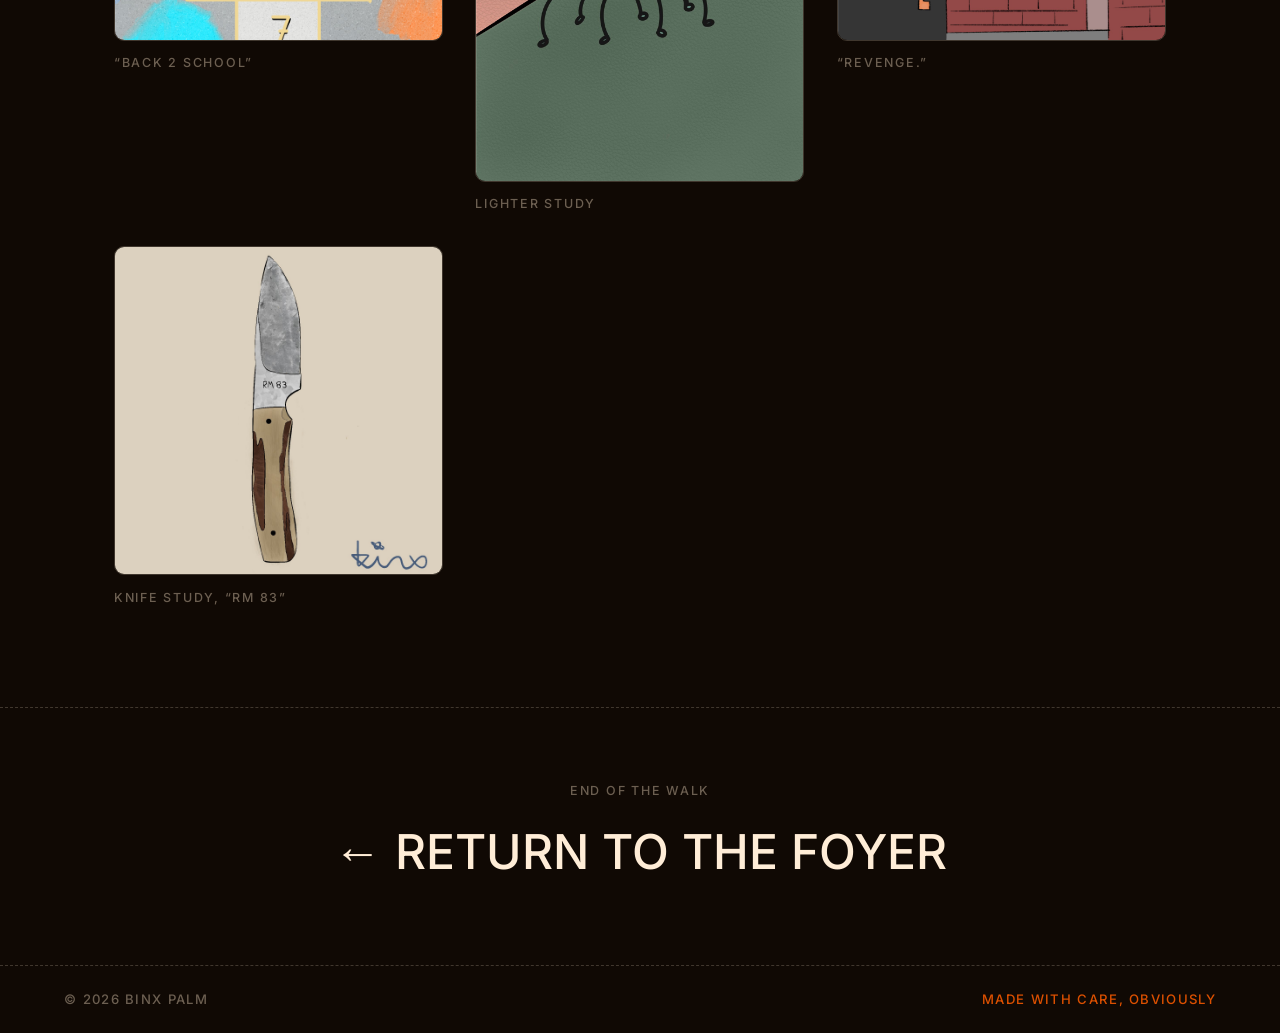
<file: sketchbook.html>
<!doctype html>
<html lang="en">
<head>
<meta charset="utf-8">
<meta name="viewport" content="width=device-width, initial-scale=1">
<title>The Sketchbook · Binx Palm</title>
<meta name="description" content="Illustration, character design and logo work by Binx Palm, including a full Poseidon-to-Rocket Pressure Washing rebrand case study.">
<script>document.documentElement.classList.add('js');</script>
<link rel="stylesheet" href="assets/css/site.css">
</head>
<body>

<div class="progress" aria-hidden="true"><i id="pBar"></i></div>

<a class="skip" href="#exhibits">Skip to the exhibits</a>

<nav class="nav" aria-label="Main">
  <a class="mark serif" href="index.html">binx <i>palm</i></a>
  <ul>
    <li class="nav-drop">
      <a href="index.html#work">Work</a><button class="nav-drop-toggle" type="button" aria-haspopup="true" aria-expanded="false" aria-controls="workMenu" aria-label="Show wings">▾</button>
      <ul class="nav-drop-menu" id="workMenu">
        <li><a href="property.html">Vision</a></li>
        <li><a href="reading.html">Print</a></li>
        <li><a href="campaigns.html">Socials</a></li>
        <li><a href="web.html">Web</a></li>
        <li><a href="annex.html">Arcade</a></li>
        <li><a href="sketchbook.html" aria-current="page">Sketchbook</a></li>
      </ul>
    </li>
    <li><a href="index.html#about">About</a></li>
    <li><a href="index.html#contact">Contact</a></li>
  </ul>
</nav>

<header class="wing-hero wrap">
  <div class="crumb rv">
    <a href="index.html">The foyer</a><span class="sep">→</span><span class="room">wing vi</span>
  </div>
  <h1 class="serif rv">The Sketchbook, made because <em class="tilt" style="white-space:nowrap;">I wanted to.</em></h1>
  <p class="lede rv d2">No client, no brief, just a hand that doesn’t stop moving after hours. A full brand rebrand for a pressure-washing startup I co-owned, branded and marketed, a wall of standalone marks, and the characters and illustrations that came out along the way.</p>
  <div class="meta-row rv d2">
    <span class="label">Logos · rebrand · illustration</span>
    <span class="label">Personal work · unpaid, uncommissioned</span>
    <span class="label">21 pieces on view</span>
  </div>
  <nav class="wing-jump" aria-label="Other wings">
    <a href="property.html">Vision</a>
    <a href="reading.html">Print</a>
    <a href="campaigns.html">Socials</a>
    <a href="web.html">Web</a>
    <a href="annex.html">Arcade</a>
    <a href="sketchbook.html" aria-current="page">Sketchbook</a>
  </nav>
</header>

<main id="exhibits">

  <!-- ============ EXHIBIT 1 · THE REBRAND ============ -->
  <section>
    <div class="wrap">
      <div class="rule-head rv">
        <span class="label">Exhibit 01 · The rebrand</span>
        <span class="room">swipe →</span>
      </div>
      <div class="x-head rv">
        <h2 class="serif">Poseidon → Rocket Pressure Washing</h2>
        <span class="label">Brand identity · 6 pieces</span>
      </div>
      <p class="x-lede rv">Poseidon Pressure Washing was the original name (trident mark, flyer, business card, the works) until the name itself turned out to be taken. The rebrand to Rocket kept the same offer and contact details but swapped the whole feeling: waves and marble for stars and launch smoke.</p>

      <div class="strip-shell rv" data-gallery="rebrand">
        <div class="strip" role="region" aria-label="Poseidon to Rocket rebrand pieces, scrolls sideways" tabindex="0">
          <button class="frame leaf" data-full="assets/img/sketchbook/sketchbook-mark-poseidon.jpg" data-cap="The original mark: Poseidon Pressure Washing, a trident built from waves" data-cursor="view" aria-haspopup="dialog"><img src="assets/img/sketchbook/sketchbook-mark-poseidon.jpg" alt="Poseidon Pressure Washing wordmark and trident logo made of stylized waves on navy" loading="lazy"></button>
          <button class="frame leaf" data-full="assets/img/sketchbook/sketchbook-poseidon-flyer.jpg" data-cap="The original flyer: full service list, contact and socials" data-cursor="view" aria-haspopup="dialog"><img src="assets/img/sketchbook/sketchbook-poseidon-flyer.jpg" alt="Poseidon Pressure Washing flyer with service list and contact details, restyled in blues with a trident mark" loading="lazy"></button>
          <button class="frame leaf" data-full="assets/img/sketchbook/sketchbook-poseidon-card.jpg" data-cap="Business card, Victoria, BC" data-cursor="view" aria-haspopup="dialog"><img src="assets/img/sketchbook/sketchbook-poseidon-card.jpg" alt="Poseidon Pressure Washing business card with wordmark, trident and contact details" loading="lazy"></button>
          <button class="frame leaf" data-full="assets/img/sketchbook/sketchbook-mark-poseidon-marble.jpg" data-cap="The standalone icon, on marble" data-cursor="view" aria-haspopup="dialog"><img src="assets/img/sketchbook/sketchbook-mark-poseidon-marble.jpg" alt="Poseidon trident icon badge on a grey marble texture" loading="lazy"></button>
          <button class="frame leaf" data-full="assets/img/sketchbook/sketchbook-mark-rocket.jpg" data-cap="The rebrand: Rocket Pressure Washing, launching through a soap-and-water globe" data-cursor="view" aria-haspopup="dialog"><img src="assets/img/sketchbook/sketchbook-mark-rocket.jpg" alt="Rocket Pressure Washing circular logo: a rocket launching through a purple and blue soapy globe" loading="lazy"></button>
          <button class="frame leaf" data-full="assets/img/sketchbook/sketchbook-rocket-flyer.jpg" data-cap="The new flyer: same offer, new name" data-cursor="view" aria-haspopup="dialog"><img src="assets/img/sketchbook/sketchbook-rocket-flyer.jpg" alt="Rocket Pressure Washing flyer with the same service list on a starry purple background" loading="lazy"></button>
        </div>
        <div class="strip-foot">
          <span class="label">Swipe or scroll sideways</span>
          <span class="label strip-count">slide <b class="strip-now">01</b> / <span class="strip-total">06</span></span>
        </div>
      </div>
    </div>
  </section>

  <!-- ============ EXHIBIT 2 · LOGOS & MARKS ============ -->
  <section>
    <div class="wrap">
      <div class="rule-head rv">
        <span class="label">Exhibit 02 · Logos &amp; marks</span>
        <span class="room">click to view</span>
      </div>
      <div class="x-head rv">
        <h2 class="serif">A wall of standalone marks</h2>
        <span class="label">Logo design · 5 pieces</span>
      </div>
      <p class="x-lede rv">Marks built for their own sake: no brand brief behind them, just a shape, a story and however many revisions it took to earn the linework.</p>

      <div class="grid-3 rv" data-gallery="marks">
        <figure>
          <button class="frame" data-full="assets/img/sketchbook/sketchbook-mark-fish-dragonfly.jpg" data-cap="Fish and dragonfly, folded into one circular mark" data-cursor="view" aria-haspopup="dialog"><img src="assets/img/sketchbook/sketchbook-mark-fish-dragonfly.jpg" alt="Circular logo combining a fish face, dragonfly wings and a shrimp tail" loading="lazy"><span class="tag">Open</span></button>
          <figcaption><span class="label">Fish / Dragonfly mark</span></figcaption>
        </figure>
        <figure>
          <button class="frame" data-full="assets/img/sketchbook/sketchbook-mark-comet-runner.jpg" data-cap="A running figure, mid-stride, on a brick-wall badge" data-cursor="view" aria-haspopup="dialog"><img src="assets/img/sketchbook/sketchbook-mark-comet-runner.jpg" alt="Circular badge logo of a winged figure running toward a star, on a brick wall background" loading="lazy"><span class="tag">Open</span></button>
          <figcaption><span class="label">Comet Runner mark</span></figcaption>
        </figure>
        <figure>
          <button class="frame" data-full="assets/img/sketchbook/sketchbook-mark-octopus.jpg" data-cap="A smiling octopus, built from three flat colours" data-cursor="view" aria-haspopup="dialog"><img src="assets/img/sketchbook/sketchbook-mark-octopus.jpg" alt="Flat-colour octopus mascot mark in blue, green and white on a textured blue background" loading="lazy"><span class="tag">Open</span></button>
          <figcaption><span class="label">Octopus mascot mark</span></figcaption>
        </figure>
        <figure>
          <button class="frame" data-full="assets/img/sketchbook/sketchbook-mark-play.jpg" data-cap="Play: a wordmark built out of a ribboned play button" data-cursor="view" aria-haspopup="dialog"><img src="assets/img/sketchbook/sketchbook-mark-play.jpg" alt="Play logo: hand-drawn wordmark over a multicolour ribboned play-button shape" loading="lazy"><span class="tag">Open</span></button>
          <figcaption><span class="label">“Play” wordmark</span></figcaption>
        </figure>
        <figure>
          <button class="frame" data-full="assets/img/sketchbook/sketchbook-dragonfly.jpg" data-cap="A dragonfly tattoo design, drawn in a single line weight" data-cursor="view" aria-haspopup="dialog"><img src="assets/img/sketchbook/sketchbook-dragonfly.jpg" alt="Detailed line-art dragonfly tattoo design with patterned wings and body" loading="lazy"><span class="tag">Open</span></button>
          <figcaption><span class="label">Dragonfly tattoo design</span></figcaption>
        </figure>
      </div>
    </div>
  </section>

  <!-- ============ EXHIBIT 3 · CHARACTERS & ILLUSTRATION ============ -->
  <section>
    <div class="wrap">
      <div class="rule-head rv">
        <span class="label">Exhibit 03 · Characters &amp; illustration</span>
        <span class="room">click to view</span>
      </div>
      <div class="x-head rv">
        <h2 class="serif">Whatever the hand wanted to draw</h2>
        <span class="label">Illustration · 10 pieces</span>
      </div>
      <p class="x-lede rv">Character sketches, one-off scenes and a couple of signed pieces: the loosest room in the museum, and the one closest to just drawing for the sake of it.</p>

      <div class="grid-3 rv" data-gallery="illustration">
        <figure>
          <button class="frame" data-full="assets/img/sketchbook/sketchbook-sketch-sheet.jpg" data-cap="A character sketch sheet, faces, expressions, quick studies" data-cursor="view" aria-haspopup="dialog"><img src="assets/img/sketchbook/sketchbook-sketch-sheet.jpg" alt="Sheet of quick character face sketches in varied styles" loading="lazy"><span class="tag">Open</span></button>
          <figcaption><span class="label">Character sketch sheet</span></figcaption>
        </figure>
        <figure>
          <button class="frame" data-full="assets/img/sketchbook/sketchbook-character-retro.jpg" data-cap="A retro character, styled after a mid-century cartoon" data-cursor="view" aria-haspopup="dialog"><img src="assets/img/sketchbook/sketchbook-character-retro.jpg" alt="Retro mid-century style cartoon man with spiky blond hair and sunglasses in a green living room" loading="lazy"><span class="tag">Open</span></button>
          <figcaption><span class="label">Retro character</span></figcaption>
        </figure>
        <figure>
          <button class="frame" data-full="assets/img/sketchbook/sketchbook-character-psychedelic.jpg" data-cap="A walking figure, styled after 1970s psychedelia" data-cursor="view" aria-haspopup="dialog"><img src="assets/img/sketchbook/sketchbook-character-psychedelic.jpg" alt="Psychedelic-style cartoon figure in a purple suit walking among glowing circles" loading="lazy"><span class="tag">Open</span></button>
          <figcaption><span class="label">Psychedelic walker</span></figcaption>
        </figure>
        <figure>
          <button class="frame" data-full="assets/img/sketchbook/sketchbook-character-goggles.jpg" data-cap="A bug-eyed character study" data-cursor="view" aria-haspopup="dialog"><img src="assets/img/sketchbook/sketchbook-character-goggles.jpg" alt="Cartoon character with round lightning-bolt goggles, a moustache and earrings" loading="lazy"><span class="tag">Open</span></button>
          <figcaption><span class="label">Goggles character</span></figcaption>
        </figure>
        <figure>
          <button class="frame" data-full="assets/img/sketchbook/sketchbook-character-fence.jpg" data-cap="A figure walking past a backyard fence, sunburst sky behind him" data-cursor="view" aria-haspopup="dialog"><img src="assets/img/sketchbook/sketchbook-character-fence.jpg" alt="Stylized long-nosed cartoon figure in a purple shirt walking past a wooden fence under a sunburst sky" loading="lazy"><span class="tag">Open</span></button>
          <figcaption><span class="label">Fence walker</span></figcaption>
        </figure>
        <figure>
          <button class="frame" data-full="assets/img/sketchbook/sketchbook-dandelion-field.jpg" data-cap="A frog, a bee, a butterfly and a hot-air balloon, in a field of dandelions" data-cursor="view" aria-haspopup="dialog"><img src="assets/img/sketchbook/sketchbook-dandelion-field.jpg" alt="Illustrated field of dandelions with a frog, bee, butterfly, sun and hot-air balloon" loading="lazy"><span class="tag">Open</span></button>
          <figcaption><span class="label">Dandelion field</span></figcaption>
        </figure>
        <figure>
          <button class="frame" data-full="assets/img/sketchbook/sketchbook-back2school.jpg" data-cap="“Back 2 School”, a seasonal illustration built around a pair of sneakers" data-cursor="view" aria-haspopup="dialog"><img src="assets/img/sketchbook/sketchbook-back2school.jpg" alt="Back 2 School illustration of sneakers dangling by their laces over a hopscotch grid" loading="lazy"><span class="tag">Open</span></button>
          <figcaption><span class="label">“Back 2 School”</span></figcaption>
        </figure>
        <figure>
          <button class="frame" data-full="assets/img/sketchbook/sketchbook-lighter.jpg" data-cap="A lighter, flame lit, on a split pink-and-green background" data-cursor="view" aria-haspopup="dialog"><img src="assets/img/sketchbook/sketchbook-lighter.jpg" alt="Illustration of a lit lighter against a diagonal pink and green split background" loading="lazy"><span class="tag">Open</span></button>
          <figcaption><span class="label">Lighter study</span></figcaption>
        </figure>
        <figure>
          <button class="frame" data-full="assets/img/sketchbook/sketchbook-revenge-rabbit.jpg" data-cap="“Revenge.”, a rabbit on a rooftop, dynamite in hand" data-cursor="view" aria-haspopup="dialog"><img src="assets/img/sketchbook/sketchbook-revenge-rabbit.jpg" alt="Cartoon rabbit in a green suit standing on a rooftop beside dynamite, with the word Revenge painted below" loading="lazy"><span class="tag">Open</span></button>
          <figcaption><span class="label">“Revenge.”</span></figcaption>
        </figure>
        <figure>
          <button class="frame" data-full="assets/img/sketchbook/sketchbook-knife.jpg" data-cap="A hand-drawn hunting knife, signed and numbered" data-cursor="view" aria-haspopup="dialog"><img src="assets/img/sketchbook/sketchbook-knife.jpg" alt="Hand-drawn illustration of a hunting knife with a wood handle, marked RM 83 and signed teinx" loading="lazy"><span class="tag">Open</span></button>
          <figcaption><span class="label">Knife study, “RM 83”</span></figcaption>
        </figure>
      </div>
    </div>
  </section>

</main>

<div class="wing-next">
  <a href="index.html" data-cursor="enter">
    <span class="label">End of the walk</span>
    <span class="next-name serif">← Return to the foyer</span>
  </a>
</div>

<footer class="foot">
  <span>© <span id="year">2026</span> Binx Palm</span>
  <span><i>made with care, obviously</i></span>
</footer>

<script src="assets/js/site.js"></script>
</body>
</html>
</file>
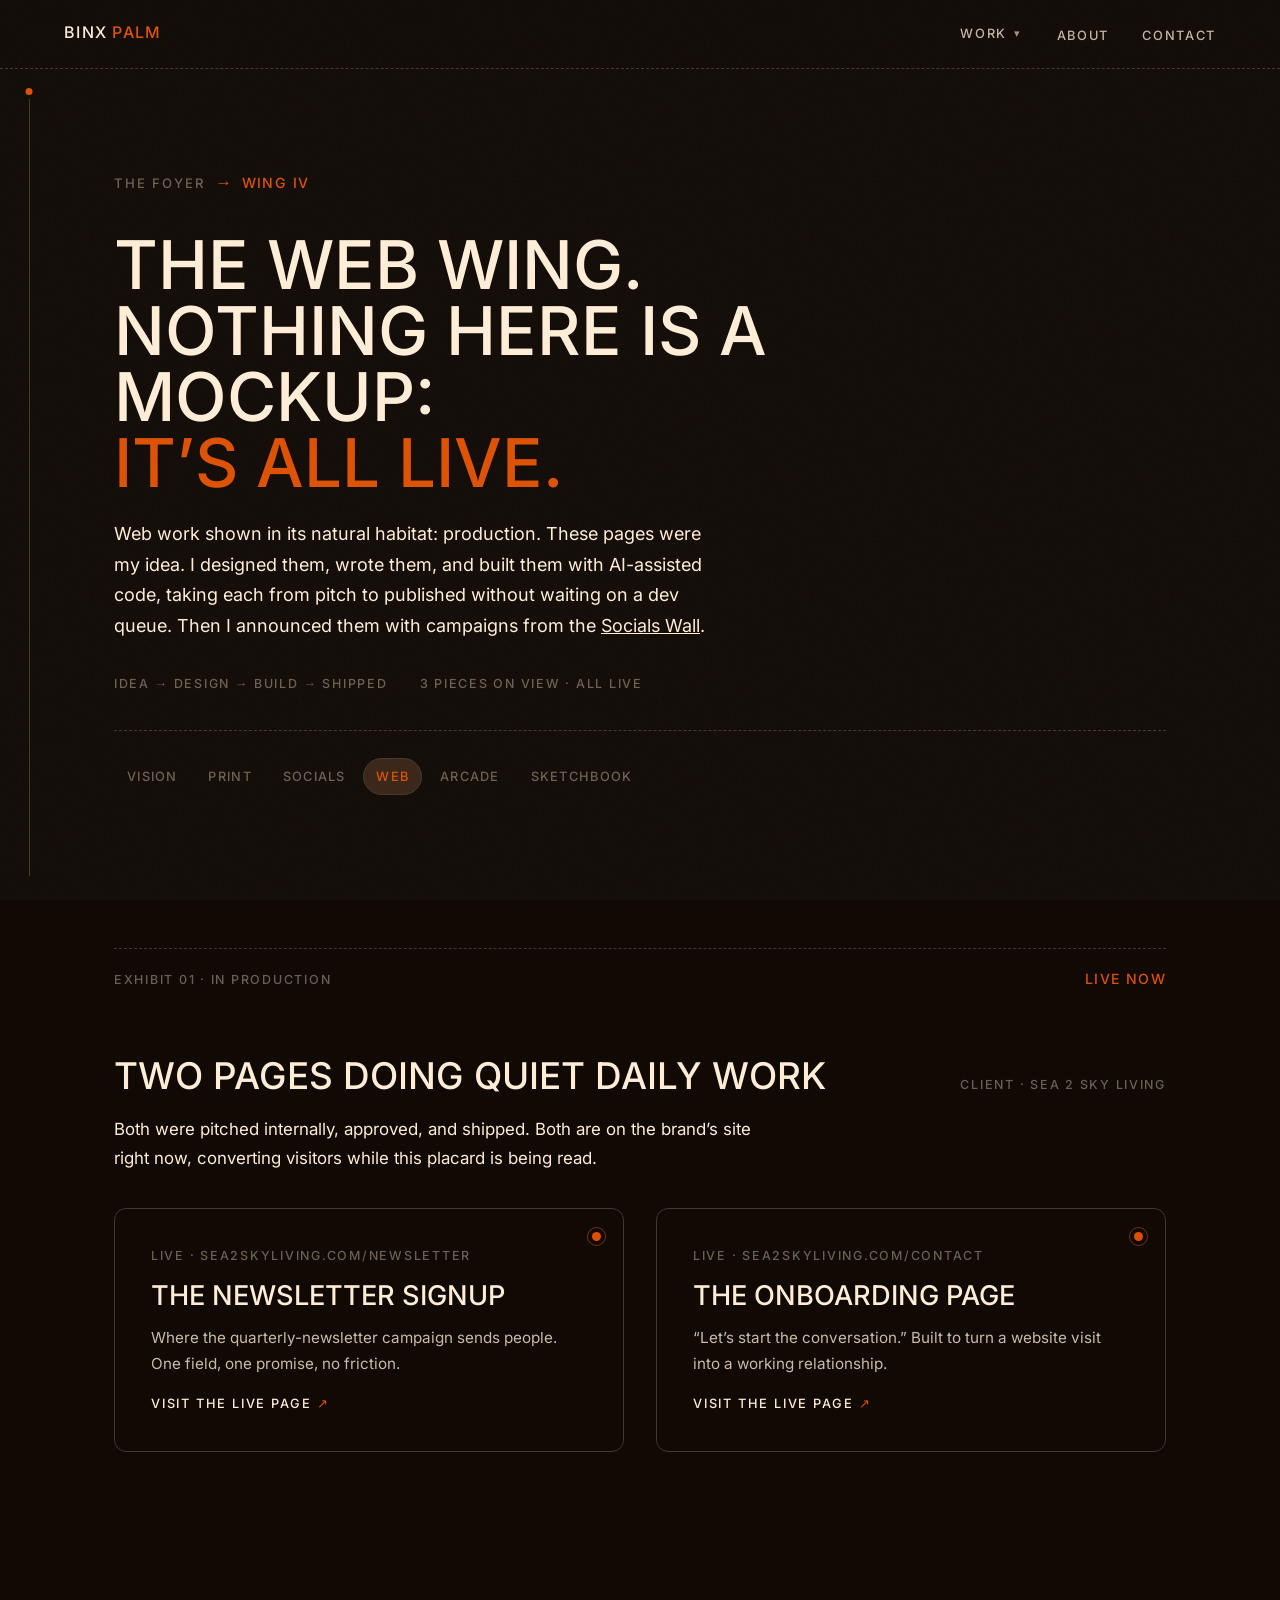
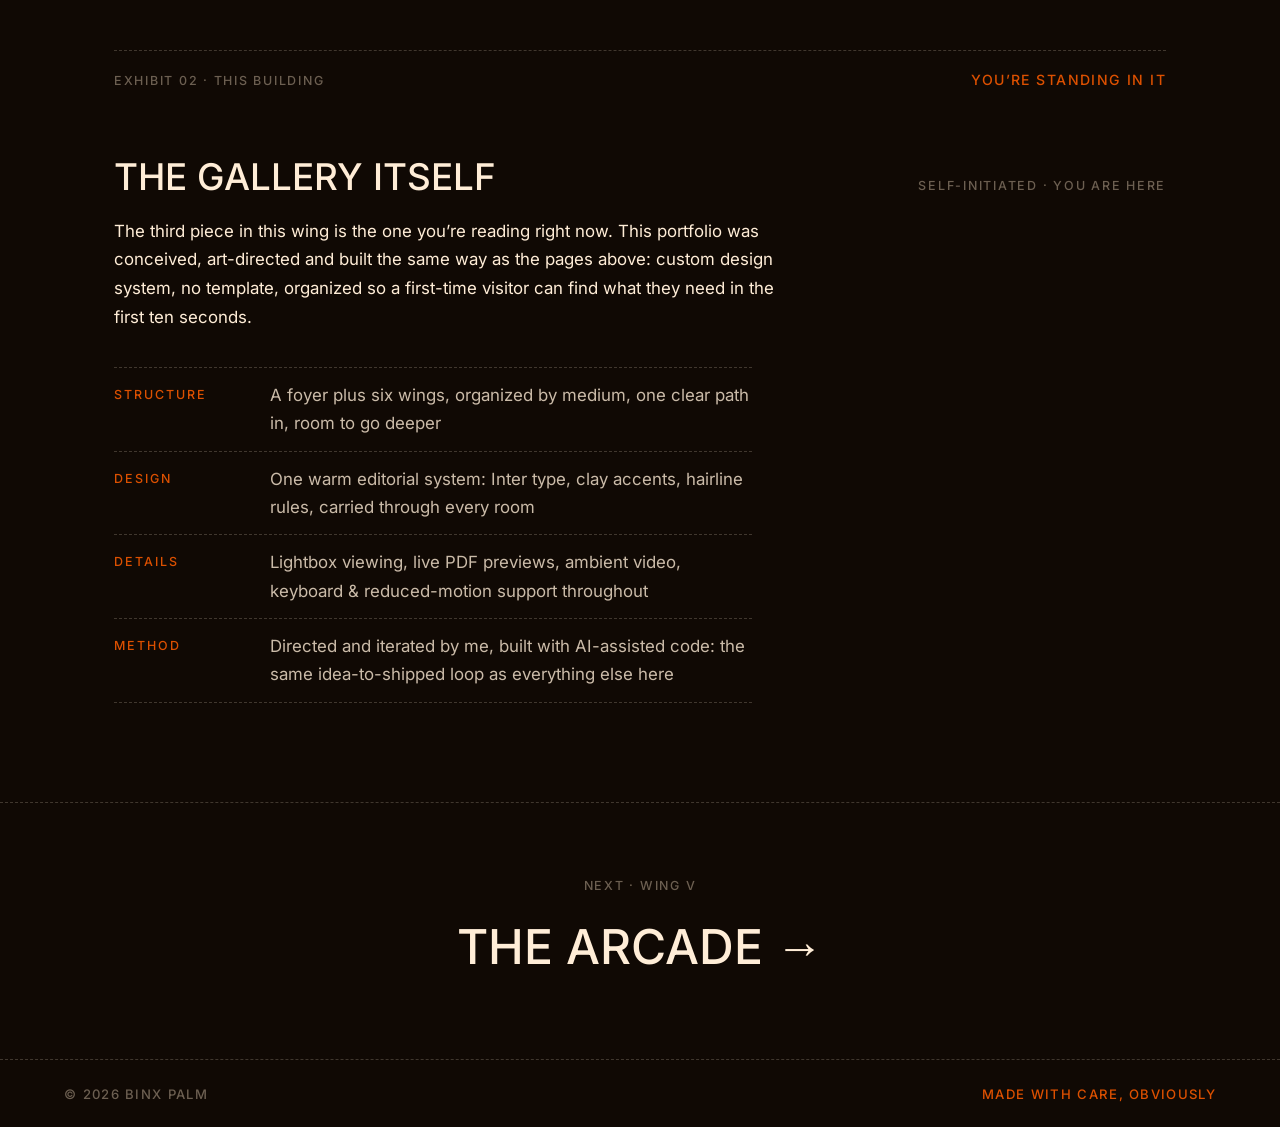
<file: web.html>
<!doctype html>
<html lang="en">
<head>
<meta charset="utf-8">
<meta name="viewport" content="width=device-width, initial-scale=1">
<title>The Web Wing · Binx Palm</title>
<meta name="description" content="Web work by Binx Palm: live production pages for Sea 2 Sky Living, conceived, designed and built end to end, plus the gallery you're standing in.">
<script>document.documentElement.classList.add('js');</script>
<link rel="stylesheet" href="assets/css/site.css">
</head>
<body>

<div class="progress" aria-hidden="true"><i id="pBar"></i></div>

<a class="skip" href="#exhibits">Skip to the exhibits</a>

<nav class="nav" aria-label="Main">
  <a class="mark serif" href="index.html">binx <i>palm</i></a>
  <ul>
    <li class="nav-drop">
      <a href="index.html#work">Work</a><button class="nav-drop-toggle" type="button" aria-haspopup="true" aria-expanded="false" aria-controls="workMenu" aria-label="Show wings">▾</button>
      <ul class="nav-drop-menu" id="workMenu">
        <li><a href="property.html">Vision</a></li>
        <li><a href="reading.html">Print</a></li>
        <li><a href="campaigns.html">Socials</a></li>
        <li><a href="web.html" aria-current="page">Web</a></li>
        <li><a href="annex.html">Arcade</a></li>
        <li><a href="sketchbook.html">Sketchbook</a></li>
      </ul>
    </li>
    <li><a href="index.html#about">About</a></li>
    <li><a href="index.html#contact">Contact</a></li>
  </ul>
</nav>

<header class="wing-hero wrap">
  <div class="crumb rv">
    <a href="index.html">The foyer</a><span class="sep">→</span><span class="room">wing iv</span>
  </div>
  <h1 class="serif rv">The Web Wing. Nothing here is a mockup: <em class="tilt" style="white-space:nowrap;">it’s all live.</em></h1>
  <p class="lede rv d2">Web work shown in its natural habitat: production. These pages were my idea. I designed them, wrote them, and built them with AI-assisted code, taking each from pitch to published without waiting on a dev queue. Then I announced them with campaigns from the <a href="campaigns.html">Socials Wall</a>.</p>
  <div class="meta-row rv d2">
    <span class="label">Idea → design → build → shipped</span>
    <span class="label">3 pieces on view · all live</span>
  </div>
  <nav class="wing-jump" aria-label="Other wings">
    <a href="property.html">Vision</a>
    <a href="reading.html">Print</a>
    <a href="campaigns.html">Socials</a>
    <a href="web.html" aria-current="page">Web</a>
    <a href="annex.html">Arcade</a>
    <a href="sketchbook.html">Sketchbook</a>
  </nav>
</header>

<main id="exhibits">

  <!-- ============ EXHIBIT 1 · IN PRODUCTION ============ -->
  <section>
    <div class="wrap">
      <div class="rule-head rv">
        <span class="label">Exhibit 01 · In production</span>
        <span class="room">live now</span>
      </div>
      <div class="x-head rv">
        <h2 class="serif">Two pages doing quiet daily work</h2>
        <span class="label">Client · Sea 2 Sky Living</span>
      </div>
      <p class="x-lede rv">Both were pitched internally, approved, and shipped. Both are on the brand’s site right now, converting visitors while this placard is being read.</p>
      <div class="grid-2 rv">
        <a class="live-card" href="https://www.sea2skyliving.com/newsletter" target="_blank" rel="noopener">
          <span class="pulse" aria-hidden="true"></span>
          <span class="label">Live · sea2skyliving.com/newsletter</span>
          <h3 class="serif">The newsletter signup</h3>
          <p>Where the quarterly-newsletter campaign sends people. One field, one promise, no friction.</p>
          <span class="doc-open">Visit the live page <i>↗</i></span>
        </a>
        <a class="live-card" href="https://www.sea2skyliving.com/contact" target="_blank" rel="noopener">
          <span class="pulse" aria-hidden="true"></span>
          <span class="label">Live · sea2skyliving.com/contact</span>
          <h3 class="serif">The onboarding page</h3>
          <p>“Let’s start the conversation.” Built to turn a website visit into a working relationship.</p>
          <span class="doc-open">Visit the live page <i>↗</i></span>
        </a>
      </div>
    </div>
  </section>

  <!-- ============ EXHIBIT 2 · THIS BUILDING ============ -->
  <section>
    <div class="wrap">
      <div class="rule-head rv">
        <span class="label">Exhibit 02 · This building</span>
        <span class="room">you’re standing in it</span>
      </div>
      <div class="x-head rv">
        <h2 class="serif">The gallery itself</h2>
        <span class="label">Self-initiated · you are here</span>
      </div>
      <p class="x-lede rv">The third piece in this wing is the one you’re reading right now. This portfolio was conceived, art-directed and built the same way as the pages above: custom design system, no template, organized so a first-time visitor can find what they need in the first ten seconds.</p>
      <dl class="now-list rv" style="max-width:58ch">
        <div><dt>Structure</dt><dd>A foyer plus six wings, organized by medium, one clear path in, room to go deeper</dd></div>
        <div><dt>Design</dt><dd>One warm editorial system: Inter type, clay accents, hairline rules, carried through every room</dd></div>
        <div><dt>Details</dt><dd>Lightbox viewing, live PDF previews, ambient video, keyboard &amp; reduced-motion support throughout</dd></div>
        <div><dt>Method</dt><dd>Directed and iterated by me, built with AI-assisted code: the same idea-to-shipped loop as everything else here</dd></div>
      </dl>
    </div>
  </section>

</main>

<div class="wing-next">
  <a href="annex.html" data-cursor="enter">
    <span class="label">Next · wing v</span>
    <span class="next-name serif">The Arcade →</span>
  </a>
</div>

<footer class="foot">
  <span>© <span id="year">2026</span> Binx Palm</span>
  <span><i>made with care, obviously</i></span>
</footer>

<script src="assets/js/site.js"></script>
</body>
</html>
</file>
<file: assets/css/site.css>
/* ============================================================
   BINX PALM — DARKROOM EDITORIAL
   A single artifact at a time, floating in warm darkness.
   Cream type is the only decoration; ember is spent once.

   Adapted from a darkroom product-editorial system (warm-void
   canvas, uppercase display type, single rare accent) and refit
   for a five-wing portfolio: each wing's signature piece gets a
   full-viewport reveal instead of one hero product. Committed
   to one dark world on purpose — no light/dark toggle here.
   ============================================================ */

/* Cross-document view transitions: a smooth cross-fade between pages in
   browsers that support it (Chrome/Edge 126+), a plain instant navigation
   everywhere else. One rule, whole site, zero JS. */
@view-transition {
  navigation: auto;
}

@font-face {
  font-family: 'Inter';
  font-style: normal;
  font-weight: 400;
  font-display: swap;
  src: url("../fonts/inter-var.woff2") format("woff2");
}
@font-face {
  font-family: 'Inter';
  font-style: normal;
  font-weight: 500;
  font-display: swap;
  src: url("../fonts/inter-var.woff2") format("woff2");
}
@font-face {
  font-family: 'Inter';
  font-style: normal;
  font-weight: 600;
  font-display: swap;
  src: url("../fonts/inter-var.woff2") format("woff2");
}

:root {
  --paper: #100904;      /* walnut shadow — the canvas, every page */
  --ink: #ffedd7;        /* warm cream — the only text color that matters */
  --clay: #dc5000;       /* ember — spent once per screen, never on buttons */
  --sand: #382416;       /* bark brown — elevated surface + the one filled button */
  --sand-deep: #443021;  /* bark, one step up — hover state for elevated surfaces */
  --mute: #6c5f51;       /* driftwood — secondary text, muted structure */
  --hair: #40372e;       /* cork — dashed dividers, hairline borders */
  --nav-veil: rgba(16, 9, 4, .82);
  --screen: #0b0603;     /* just past the canvas — video wells, deepest void */
}

* { margin: 0; padding: 0; box-sizing: border-box; }

html { scroll-behavior: smooth; }
@media (prefers-reduced-motion: reduce) {
  html { scroll-behavior: auto; }
  *, *::before, *::after { animation-duration: .001s !important; transition-duration: .001s !important; }
}

body {
  background: var(--paper);
  color: var(--ink);
  font-family: 'Inter', -apple-system, "Segoe UI", Helvetica, Arial, sans-serif;
  font-size: 1.05rem;
  font-weight: 400;
  line-height: 1.7;
  -webkit-font-smoothing: antialiased;
  overflow-x: hidden;
}
body:has(dialog[open]) { overflow: hidden; }

/* Two voices, no more: uppercase 500 is the default declarative register;
   .voice (body copy) is the sole mixed-case, conversational exception. */
h1, h2, h3, h4,
.serif, .label, .room, .nav .mark, .nav ul a, .crumb a, .wing-jump a,
.work-cap h3, .work-count, .doc-kicker, .doc-open, .live-card h3,
.now-list dt, .socials a, .foot, .skip, .btn-primary, .btn-ghost,
.reveal-kicker, .reveal-heading, .contact h2, .wing-hero h1, .about-copy h2 {
  font-family: 'Inter', -apple-system, sans-serif;
  font-weight: 500;
  text-transform: uppercase;
  letter-spacing: normal;
}
em.tilt, .tilt { font-style: normal; color: var(--clay); }

.voice { font-weight: 400; text-transform: none; letter-spacing: normal; }

a { color: inherit; }
:focus-visible { outline: 2px solid var(--clay); outline-offset: 4px; border-radius: 2px; }
::selection { background: var(--clay); color: var(--ink); }

img, video { max-width: 100%; display: block; }

.label {
  font-size: .78rem; letter-spacing: .14em; color: var(--mute);
}
.room { font-size: .88rem; letter-spacing: .1em; color: var(--clay); }

.skip {
  position: absolute; left: -999px; top: 0; z-index: 300;
  background: var(--sand); color: var(--ink); padding: .5rem 1rem; text-decoration: none;
}
.skip:focus { left: 0; }

/* ============ SCROLL PROGRESS ============ */
.progress { position: fixed; top: 0; left: 0; right: 0; height: 2px; z-index: 210; pointer-events: none; }
.progress i { display: block; height: 100%; background: var(--clay); transform-origin: 0 50%; transform: scaleX(0); }

/* ============ SCROLL RAIL — the site's signature companion ============ */
.rail {
  position: fixed; top: 5.5rem; bottom: 1.5rem; left: clamp(.9rem, 2.4vw, 1.8rem);
  width: 1px; background: var(--hair); z-index: 90; pointer-events: none;
  display: none;
}
@media (min-width: 1080px) and (min-height: 560px) { .rail { display: block; } }
.rail i {
  position: absolute; left: 50%; top: 0; width: 7px; height: 7px; border-radius: 50%;
  background: var(--clay); transform: translate(-50%, 0);
  box-shadow: 0 0 0 4px var(--paper);
}
@media (prefers-reduced-motion: reduce) { .rail i { transition: none; } }

/* ============ CURSOR — an ember ring that morphs over artifacts ============
   Pure addition, never load-bearing: the native cursor stays usable the
   whole time underneath. Fine-pointer + motion-ok only. */
.cursor {
  position: fixed; left: 0; top: 0; z-index: 240; pointer-events: none;
  width: 15px; height: 15px; margin: -7.5px 0 0 -7.5px;
  border: 1px solid var(--clay); border-radius: 50%;
  display: none; opacity: 0;
  transition: width .25s cubic-bezier(.2,.7,.2,1), height .25s cubic-bezier(.2,.7,.2,1),
              margin .25s cubic-bezier(.2,.7,.2,1), opacity .2s, background .25s;
  will-change: transform;
}
.cursor.on { opacity: 1; }
.js.has-cursor .cursor { display: block; }
.cursor .cta {
  position: absolute; inset: 0; display: grid; place-items: center;
  font-size: .58rem; letter-spacing: .1em; color: var(--paper);
  opacity: 0; transition: opacity .2s;
}
.cursor.big {
  width: 58px; height: 58px; margin: -29px 0 0 -29px;
  background: var(--clay); border-color: var(--clay);
}
.cursor.big .cta { opacity: 1; }
@media (pointer: coarse), (prefers-reduced-motion: reduce) { .cursor { display: none !important; } }

/* ============ TILT — every artifact rotates gently toward you ============
   Base transform + transition live on .frame itself and on
   .work-panel-figure .frame-shell (below); this just kills the motion
   for anyone who asked for less of it. */
@media (prefers-reduced-motion: reduce) { .frame, .frame-shell { transition: none !important; } }

/* ============ MAGNETIC — the CTA leans toward the cursor ============ */
.btn-primary, .wing-next a {
  transition: transform .35s cubic-bezier(.2,.7,.2,1), background .25s;
  display: inline-block;
}

/* ============ MARQUEE — one energetic beat between hero and work ============
   Driven entirely by JS (site.js), not a CSS keyframe: a percentage-based
   translateX only loops seamlessly if the duplicated content happens to be
   wider than the viewport, which silently fails (a visible gap of nothing)
   on any screen wide enough that it isn't. JS measures the real pixel
   width of one copy and loops against that instead, so it's correct at
   any viewport size, and duplicates copies until the track safely
   overflows the widest visible window. */
.marquee {
  overflow: hidden; white-space: nowrap;
  border-top: 1px dashed var(--hair); border-bottom: 1px dashed var(--hair);
  padding: .9rem 0;
}
.marquee .track { display: inline-flex; will-change: transform; }
.marquee span {
  font-size: .82rem; letter-spacing: .16em; padding: 0 1.1rem; color: var(--ink); opacity: .7;
}
.marquee span.hi { color: var(--clay); opacity: 1; }

/* ============ GRAIN — one quiet texture pass, sitewide ============ */
.grain {
  position: fixed; inset: 0; z-index: 205; pointer-events: none;
  opacity: .05; mix-blend-mode: screen;
  background-image: url("data:image/svg+xml,%3Csvg xmlns='http://www.w3.org/2000/svg' width='180' height='180'%3E%3Cfilter id='n'%3E%3CfeTurbulence type='fractalNoise' baseFrequency='0.85' numOctaves='2' stitchTiles='stitch'/%3E%3C/filter%3E%3Crect width='100%25' height='100%25' filter='url(%23n)'/%3E%3C/svg%3E");
}

/* ============ NAV — fixed, transparent, four items max ============ */
.nav {
  position: sticky; top: 0; z-index: 100;
  display: flex; align-items: baseline; justify-content: space-between; gap: 1rem;
  padding: 1.2rem clamp(1.25rem, 5vw, 4rem);
  background: var(--nav-veil);
  backdrop-filter: blur(14px);
  -webkit-backdrop-filter: blur(14px);
  border-bottom: 1px dashed var(--hair);
}
.nav .mark { font-size: 1rem; letter-spacing: .08em; text-decoration: none; }
.nav .mark i { font-style: normal; color: var(--clay); }
.nav ul { display: flex; gap: clamp(.8rem, 2.6vw, 2.2rem); list-style: none; flex-wrap: wrap; }
.nav ul a {
  font-size: .8rem; letter-spacing: .13em;
  text-decoration: none; color: var(--ink); opacity: .75; transition: opacity .25s; position: relative;
}
.nav ul a::after {
  content: ""; position: absolute; left: 0; right: 100%; bottom: -5px; height: 1px;
  border-bottom: 1px dashed var(--clay); transition: right .3s cubic-bezier(.2,.7,.2,1);
}
.nav ul a:hover { opacity: 1; }
.nav ul a:hover::after { right: 0; }
.nav ul a[aria-current="page"] { color: var(--clay); opacity: 1; }

/* "Work" quick-jump — the six wings, one click away from anywhere on the
   site instead of scrolling back through the foyer's horizontal walk
   every time. Click-to-toggle works on every device; hover is a bonus
   shortcut only where a real hover state exists (desktop). */
.nav-drop { position: relative; display: flex; align-items: center; gap: .25rem; }
.nav-drop-toggle {
  background: none; border: none; padding: .2rem; margin: 0; cursor: pointer;
  font: inherit; font-size: .7rem; color: var(--ink); opacity: .6; line-height: 1;
  transition: opacity .25s, transform .25s;
}
.nav-drop-toggle:hover { opacity: 1; }
.nav-drop-menu.open ~ .nav-drop-toggle,
.nav-drop:hover .nav-drop-toggle { opacity: 1; }
/* top:100% with no gap — the previous margin-top left a dead strip
   between the trigger and the menu where the cursor wasn't hovering
   *either* element, so a diagonal move into the menu dropped :hover
   and closed it before arriving. The box now starts flush against the
   nav (its own border/background reads as "attached" to it, which is
   the standard, bug-free way to build this), no hoverable gap left. */
.nav-drop-menu {
  position: absolute; top: 100%; left: 50%; margin-top: 0;
  transform: translate(-50%, -6px);
  min-width: 168px; list-style: none; padding: .65rem .4rem .4rem;
  background: var(--nav-veil); backdrop-filter: blur(14px); -webkit-backdrop-filter: blur(14px);
  border: 1px solid var(--hair); border-radius: 10px;
  opacity: 0; visibility: hidden; pointer-events: none;
  transition: opacity .2s ease, transform .2s ease, visibility .2s;
  z-index: 150;
}
.nav-drop-menu a {
  display: block; padding: .6rem .8rem; border-radius: 6px;
  font-size: .78rem; letter-spacing: .1em; text-decoration: none;
  color: var(--ink); opacity: .75; transition: background .2s, opacity .2s;
}
.nav-drop-menu a::after { display: none; }
.nav-drop-menu a:hover { background: var(--sand); opacity: 1; }
.nav-drop-menu a[aria-current="page"] { color: var(--clay); opacity: 1; }
.nav-drop-menu.open {
  opacity: 1; visibility: visible; pointer-events: auto; transform: translate(-50%, 0);
}
@media (hover: hover) and (pointer: fine) {
  .nav-drop:hover .nav-drop-menu {
    opacity: 1; visibility: visible; pointer-events: auto; transform: translate(-50%, 0);
  }
}

/* ============ SHARED SCAFFOLD ============ */
.wrap { max-width: 1180px; margin: 0 auto; padding-left: clamp(1.25rem, 5vw, 4rem); padding-right: clamp(1.25rem, 5vw, 4rem); }
section, .wing-hero { padding-top: clamp(4.5rem, 11vh, 8rem); padding-bottom: clamp(4.5rem, 11vh, 8rem); }
.rule-head {
  display: flex; align-items: baseline; justify-content: space-between; gap: 1rem;
  border-top: 1px dashed var(--hair); padding-top: 1.1rem;
  margin-bottom: clamp(2.5rem, 6vh, 4rem);
}

/* the arms-out photo, presenting a rotating card of the work — tucked in
   the hero's bottom-right corner (mirroring .hero-card at bottom-left),
   hidden below the breakpoint where there's no real room for it */
.work-intro-figure-wrap {
  position: absolute; z-index: 3; right: clamp(1rem, 4vw, 3rem); bottom: clamp(1.5rem, 4vh, 2.5rem);
  display: none;
}
@media (min-width: 860px) { .work-intro-figure-wrap { display: block; } }
.work-intro-figure {
  display: block; height: clamp(218px, 24vw, 345px); width: auto;
  transform: rotate(-4deg);
  filter: drop-shadow(0 18px 26px rgba(0,0,0,.45));
}
/* a little card of the work itself, floating in the gap his arms make —
   percentages are hand-tuned to this specific photo's pose */
.work-rotator {
  position: absolute; top: 21%; left: 9%; width: 30%; aspect-ratio: 4 / 5;
  transform: rotate(8deg);
  border-radius: 6px; overflow: hidden;
  border: 2px solid var(--ink); background: var(--sand);
  box-shadow: 0 10px 20px rgba(0,0,0,.45);
}
.work-rotator-slide {
  position: absolute; inset: 0; width: 100%; height: 100%; object-fit: cover;
  opacity: 0; transition: opacity 1s ease;
}
.work-rotator-slide.in { opacity: 1; }

/* ============ HERO — text behind subject, in front of the room ============
   Three layers, three parallax speeds: the room photo (slowest, furthest
   back), the wordmark (middle), Binx's cutout (fastest, closest to you) —
   he's standing in front of his own name, which is standing in front of
   the room. data-parallax on each layer is read by site.js. */
.hero {
  position: relative; min-height: 100vh; min-height: 100svh;
  overflow: hidden;
  background:
    radial-gradient(ellipse 70% 55% at 50% 38%, #983d0e 0%, #843511 42%, transparent 75%),
    var(--paper);
}

.hero-tag {
  position: absolute; z-index: 3; top: clamp(6rem, 13vh, 8.5rem); left: clamp(1.25rem, 5vw, 4rem);
  right: clamp(1.25rem, 5vw, 4rem); max-width: 46ch;
  font-size: .88rem; letter-spacing: .14em; color: var(--ink); opacity: .85;
}
.hero-tag .paren { color: var(--clay); }

/* vertical sidebar label — a physical-product serial, translated to a portfolio */
.hero-side {
  position: absolute; z-index: 3; right: clamp(.75rem, 2.5vw, 2rem); top: 50%;
  transform: translateY(-50%) rotate(90deg); transform-origin: center;
  font-size: .76rem; letter-spacing: .22em; color: var(--ink); opacity: .55;
  white-space: nowrap; display: none;
}
@media (min-width: 780px) { .hero-side { display: block; } }

/* the wordmark — huge, centered, sitting behind the cutout */
.hero-wordmark {
  position: absolute; z-index: 1; left: 50%; top: 16%;
  transform: translate3d(-50%, 0, 0);
  width: 100%; text-align: center; pointer-events: none;
  font-size: clamp(5.5rem, 25vw, 19rem); line-height: .82; letter-spacing: -0.025em;
  color: var(--ink); white-space: nowrap;
  will-change: transform;
}

/* opacity-only entrance for the two parallax-driven layers — see the
   markup comment for why these can't use the shared .rv system */
.hero-fade { opacity: 0; }
.js .hero-fade { animation: heroFadeIn 1s ease .25s forwards; }
@keyframes heroFadeIn { to { opacity: 1; } }
@media (prefers-reduced-motion: reduce) { .hero-fade { opacity: 1; animation: none; } }

/* the cutout — on top of the wordmark, anchored so his head crosses it */
.hero-cutout {
  position: absolute; z-index: 2; left: 50%; top: 6%;
  transform: translate3d(-50%, 0, 0);
  width: clamp(320px, 44vw, 640px); height: auto;
  pointer-events: none;
  filter: drop-shadow(0 40px 70px rgba(0,0,0,.5)) saturate(1.3) sepia(.08);
  will-change: transform;
}

/* intro paragraph, pinned to the foot of the hero — bottom offset sized
   to clear the hero-card sitting below it, now that the scroll cue that
   used to occupy that gap is gone */
.hero-foot {
  position: absolute; z-index: 3; left: clamp(1.25rem, 5vw, 4rem); right: clamp(1.25rem, 5vw, 4rem);
  bottom: clamp(9rem, 18vh, 12.5rem);
}
.hero-intro {
  max-width: 46ch;
  font-size: clamp(1rem, 1.5vw, 1.25rem); color: var(--ink); opacity: .85;
}
.hero-intro b { font-weight: 600; opacity: 1; }

/* credit card, lower-left, dashed divider inside */
.hero-card {
  position: absolute; z-index: 3; left: clamp(1.25rem, 5vw, 4rem); bottom: clamp(1.5rem, 4vh, 2.5rem);
  max-width: 30ch; padding: 1rem 1.15rem;
  background: rgba(16, 9, 4, .6); border: 1px solid var(--hair); border-radius: 12px;
  backdrop-filter: blur(6px); -webkit-backdrop-filter: blur(6px);
  display: none;
}
@media (min-width: 640px) { .hero-card { display: block; } }
.hero-card .label { display: block; margin-bottom: .6rem; }
.hero-card p { font-size: .86rem; color: var(--ink); opacity: .8; padding-top: .6rem; border-top: 1px dashed var(--hair); }

/* phones — the hero is an absolutely-positioned stack, and on a short
   screen its layers were landing on top of each other: the tag ran into
   the wordmark, and the intro ran into the cutout. Desktop has the height
   to absorb that; a phone doesn't. Each layer gets its own band here
   (tag → wordmark + cutout → intro), the cutout is sized off the viewport
   instead of a 320px floor that was wider than the phone's own text
   column, and the intro drops nearer the floor now that .hero-card is
   hidden at this width and no longer needs clearing. */
@media (max-width: 639.98px) {
  .hero { min-height: 640px; }
  .hero-tag {
    top: clamp(5rem, 11vh, 6.5rem);
    font-size: .74rem; letter-spacing: .1em; max-width: 30ch;
  }
  .hero-wordmark { top: 25%; font-size: clamp(4rem, 21vw, 7rem); }
  .hero-cutout { top: 17%; width: min(74vw, 290px); }
  .hero-foot { bottom: clamp(2rem, 6vh, 3.5rem); }
  .hero-intro { font-size: .95rem; max-width: 34ch; }
}

/* ============ THE WORK — a horizontal walk past five artifacts ============
   Desktop, fine pointer, motion allowed: the section pins to the viewport
   and the row of panels translates sideways in step with vertical scroll,
   so scrolling down *feels* like walking past five framed pieces — the
   sticky-pin + scroll-scrubbed-transform pattern used by a lot of the
   agency/portfolio sites this design draws from. Touch, narrow, or
   reduced-motion visitors get a plain native horizontal scroll-snap
   carousel instead — scroll-jacking a transform against a finger swipe
   is exactly what reads as broken on a phone, so it never attempts to. */
.work-outer { position: relative; }
.work-sticky { position: relative; }
.js .work-outer.enhanced .work-sticky {
  position: sticky; top: 0; height: 100vh; height: 100svh;
  display: flex; flex-direction: column; justify-content: center;
  overflow: hidden;
}
.work-track {
  display: flex; align-items: center;
  gap: clamp(1.5rem, 4vw, 3rem);
  overflow-x: auto; scroll-snap-type: x proximity;
  padding: 1rem clamp(1.25rem, 5vw, 4rem) 1.5rem;
  scrollbar-width: none;
}
.work-track::-webkit-scrollbar { display: none; }
.js .work-outer.enhanced .work-track {
  overflow: visible; scroll-snap-type: none; will-change: transform;
}

.work-panel {
  flex: 0 0 auto; width: min(88vw, 960px); scroll-snap-align: center;
  display: grid; gap: clamp(1.5rem, 3vw, 2.5rem); align-items: center;
}
@media (min-width: 700px) {
  .work-panel { grid-template-columns: 1.3fr 1fr; }
  /* the lone single-image panel (Web) no longer fills its column edge to
     edge now that the box is sized to its own aspect ratio — give it a
     narrower figure track instead of leaving a wide gap before the copy */
  .work-panel:has(.frame-shell) { grid-template-columns: .7fr 1.3fr; }
}
.work-panel-figure { display: block; text-decoration: none; }
/* no forced aspect-ratio here on purpose — most of this work is portrait
   (listing decks, Instagram posts); cropping them into a landscape box
   was hiding most of the content. Each artifact keeps its own shape,
   capped by height so nothing dominates the panel. */
.work-panel-figure .frame-shell {
  position: relative; border: 1px solid var(--hair); border-radius: 14px; overflow: hidden;
  background: var(--sand);
  transform: perspective(900px) rotateX(0deg) rotateY(0deg);
  transition: transform .5s cubic-bezier(.2,.7,.2,1), border-color .3s;
  /* height matched to the .work-panel-mini tile row (below) — this is now
     only used by wings with a single real image (Web), and it was
     dwarfing its three-tile neighbors at the old 60vh ceiling.
     Width is no longer forced to the full column — that left wide sand
     margins either side of a narrower-than-column image. It's sized by
     its own aspect-ratio (set inline per instance, same as the mini-grid
     tiles) and centered instead, so the box matches the piece. */
  height: clamp(150px, 20vw, 215px);
  width: auto; margin: 0;
}
.work-panel-figure img { display: block; width: 100%; height: 100%; object-fit: cover; }
.work-panel-figure:hover .frame-shell { border-color: var(--clay); }

/* the foyer teaser, upgraded: three real pieces per wing instead of one
   static image, so a first-time visitor sees actual work with zero
   clicks — "Enter the wing" is still there for anyone who wants the rest.
   Each panel sets its own grid-template-columns inline, in fr units equal
   to that tile's real aspect ratio, and each .frame carries its own
   inline aspect-ratio to match — so the box is shaped like the actual
   piece (a landscape thumbnail gets a wide box, a poster gets a narrow
   one) instead of forcing every shape into the same portrait mat and
   letterboxing whatever doesn't fit. Because the fr proportions equal
   the ratios themselves, all three tiles in a row still land on the
   same height without any of them needing to crop or pad. */
.work-panel-mini { display: grid; gap: clamp(.5rem, 1.2vw, .9rem); }
.work-panel-mini .frame { width: 100%; height: auto; }
.work-panel-mini .frame img { display: block; width: 100%; height: 100%; max-height: none; object-fit: cover; }
.work-panel-copy .reveal-kicker { display: block; color: var(--clay); font-size: .84rem; letter-spacing: .14em; margin-bottom: .9rem; }
.work-panel-copy .reveal-heading { font-size: clamp(1.9rem, 4.2vw, 3.1rem); line-height: .96; max-width: 13ch; }
.work-panel-copy p.voice { font-size: clamp(1rem, 1.4vw, 1.15rem); color: var(--ink); opacity: .8; max-width: 40ch; margin: .9rem 0 0; }
.reveal-count { display: inline-block; margin-top: 1.1rem; font-size: .76rem; letter-spacing: .14em; color: var(--mute); }

.work-progress {
  display: flex; align-items: center; gap: clamp(1rem, 3vw, 1.75rem);
  padding: 0 clamp(1.25rem, 5vw, 4rem);
  margin-top: clamp(1rem, 2.5vh, 1.5rem);
}
.work-progress-track { flex: 1; height: 1px; background: var(--hair); position: relative; }
.work-progress-track i { position: absolute; top: 50%; left: 0; width: 7px; height: 7px; margin: -3.5px 0 0 -3.5px; border-radius: 50%; background: var(--clay); }
.work-progress .count { font-variant-numeric: tabular-nums; white-space: nowrap; }
.work-progress .count b { color: var(--clay); font-weight: 500; }

/* ============ WING HERO (subpages) ============ */
.wing-hero { padding-bottom: clamp(2.5rem, 6vh, 4rem); }
.crumb { display: flex; gap: .6rem; align-items: baseline; margin-bottom: clamp(1.5rem, 4vh, 2.25rem); }
.crumb a { font-size: .82rem; letter-spacing: .14em; color: var(--mute); text-decoration: none; }
.crumb a:hover { color: var(--clay); }
.crumb .sep { color: var(--clay); }
.wing-hero h1 { font-size: clamp(2rem, 5.6vw, 4.2rem); line-height: .98; max-width: 16ch; }
.wing-hero .lede { margin-top: 1.5rem; max-width: 56ch; color: var(--ink); opacity: .78; font-size: clamp(1.02rem, 1.4vw, 1.15rem); }
.wing-hero .meta-row { display: flex; flex-wrap: wrap; gap: .5rem 2rem; margin-top: 2rem; align-items: baseline; }

/* jump strip */
.wing-jump {
  display: flex; flex-wrap: wrap; gap: .4rem .3rem;
  margin-top: clamp(1.75rem, 4vh, 2.5rem);
  padding-top: clamp(1.25rem, 3vh, 1.75rem);
  border-top: 1px dashed var(--hair);
}
.wing-jump a {
  font-size: .8rem; letter-spacing: .1em;
  text-decoration: none; color: var(--mute);
  padding: .4rem .75rem; border-radius: 999px;
  border: 1px solid transparent;
  transition: color .25s, border-color .25s, background .25s;
}
.wing-jump a:hover { color: var(--ink); border-color: var(--hair); }
.wing-jump a[aria-current="page"] { color: var(--clay); background: var(--sand); border-color: var(--hair); }

/* ============ EXHIBITS (wing pages) ============ */
.exhibit { margin-bottom: clamp(4rem, 10vh, 7rem); }
.exhibit:last-child { margin-bottom: 0; }
.x-head { display: flex; align-items: baseline; justify-content: space-between; gap: 1rem; flex-wrap: wrap; margin-bottom: .5rem; }
.x-head h2 { font-size: clamp(1.5rem, 3.2vw, 2.3rem); }
.x-lede { color: var(--ink); opacity: .78; max-width: 60ch; margin-bottom: clamp(1.5rem, 4vh, 2.25rem); }
.x-lede a { color: var(--clay); }

/* horizontal flip-through strip */
.strip-shell { position: relative; }
.strip {
  display: flex; gap: clamp(1rem, 2.5vw, 1.75rem);
  overflow-x: auto; scroll-snap-type: x mandatory;
  padding: .25rem .25rem 1rem;
  scrollbar-width: none;
}
.strip::-webkit-scrollbar { display: none; }
.strip.wheeling { scroll-snap-type: none; }
.strip .leaf { flex: 0 0 auto; scroll-snap-align: center; width: min(74vw, 420px); }
.strip .leaf.landscape { width: min(84vw, 640px); }
.strip-foot { display: flex; align-items: baseline; justify-content: space-between; gap: 1rem; margin-top: .35rem; }
.strip-count { font-variant-numeric: tabular-nums; }
.strip-count b { color: var(--clay); font-weight: 500; }

.strip-viewport { position: relative; }
.strip-nav {
  position: absolute; top: 50%; transform: translateY(-50%); z-index: 2;
  width: 42px; height: 42px; border-radius: 999px; display: grid; place-items: center;
  background: rgba(11,6,3,.6); color: var(--ink); border: 1px solid var(--hair);
  font-size: 1rem; cursor: pointer; opacity: 0;
  transition: opacity .25s, background .25s, border-color .25s;
}
.strip-viewport:hover .strip-nav, .strip-nav:focus-visible { opacity: 1; }
.strip-nav:hover { background: var(--sand); border-color: var(--clay); }
.strip-nav[disabled] { opacity: 0 !important; pointer-events: none; }
.strip-nav.prev { left: .5rem; }
.strip-nav.next { right: .5rem; }
@media (hover: none), (max-width: 640px) { .strip-nav { display: none; } }

/* framed artwork */
.frame {
  position: relative; display: block; width: 100%;
  background: var(--sand); border: 1px solid var(--hair); border-radius: 10px;
  overflow: hidden; cursor: pointer; padding: 0;
  transition: border-color .3s, transform .5s cubic-bezier(.2,.7,.2,1);
  transform: perspective(900px) rotateX(0deg) rotateY(0deg);
  font: inherit; color: inherit; text-align: inherit;
}
.frame img { width: 100%; height: auto; transition: transform .6s cubic-bezier(.2,.7,.2,1); }
.frame:hover { border-color: var(--clay); }
.frame:hover img { transform: scale(1.025); }
.frame .tag {
  position: absolute; left: .75rem; bottom: .75rem;
  background: var(--paper); color: var(--ink);
  font-size: .7rem; letter-spacing: .13em;
  padding: .25rem .6rem; border-radius: 999px; border: 1px solid var(--hair);
  opacity: 0; transition: opacity .3s;
}
.frame:hover .tag { opacity: 1; }

/* grids */
.grid-3 { display: grid; gap: clamp(1.25rem, 3vw, 2rem); }
@media (min-width: 760px) { .grid-3 { grid-template-columns: 1fr 1fr 1fr; } }
.grid-2 { display: grid; gap: clamp(1.25rem, 3vw, 2rem); }
@media (min-width: 700px) { .grid-2 { grid-template-columns: 1fr 1fr; } }
.grid-3 figure figcaption, .grid-2 figure figcaption { margin-top: .7rem; }
.grid-3 figure figcaption .label, .grid-2 figure figcaption .label { display: block; }
.grid-3 figure figcaption p, .grid-2 figure figcaption p { color: var(--ink); opacity: .7; font-size: .92rem; margin-top: .25rem; }

/* document placards (PDFs) */
.doc-row { display: grid; gap: clamp(1.25rem, 3vw, 2rem); }
@media (min-width: 760px) { .doc-row { grid-template-columns: 1fr 1fr; } }
.doc-card {
  display: flex; flex-direction: column; gap: .5rem;
  border: 1px solid var(--hair); border-radius: 12px;
  background: var(--sand); padding: clamp(1.5rem, 3.5vw, 2.25rem);
  text-decoration: none; position: relative; overflow: hidden;
  transition: border-color .3s, transform .4s;
}
.doc-card:hover { border-color: var(--clay); transform: translateY(-3px); }
.doc-preview {
  display: block; position: relative;
  height: clamp(240px, 34vw, 360px);
  margin: 0 0 1rem; border: 1px dashed var(--hair); border-radius: 8px;
  overflow: hidden; background: var(--paper);
}
.doc-preview::before {
  content: "PDF — open to read"; position: absolute; inset: 0;
  display: grid; place-items: center;
  font-size: .78rem; letter-spacing: .16em; color: var(--mute);
}
.doc-preview iframe {
  position: absolute; inset: 0; width: 100%; height: 100%;
  border: 0; pointer-events: none; background: transparent;
}
.doc-card .doc-kicker { color: var(--clay); font-size: .76rem; letter-spacing: .16em; }
.doc-card h3 { font-size: clamp(1.2rem, 2.4vw, 1.7rem); line-height: 1.1; }
.doc-card p { color: var(--ink); opacity: .78; font-size: .95rem; }
.doc-card .doc-open { margin-top: .75rem; color: var(--ink); font-size: .8rem; letter-spacing: .14em; }
.doc-card .doc-open i { font-style: normal; color: var(--clay); }
.doc-card .corner {
  position: absolute; top: 0; right: 0; width: 44px; height: 44px;
  background: linear-gradient(225deg, var(--paper) 50%, var(--sand-deep) 50%);
  border-left: 1px dashed var(--hair); border-bottom: 1px dashed var(--hair);
  border-bottom-left-radius: 8px;
}

/* live-site cards */
.live-card {
  display: flex; flex-direction: column; gap: .4rem;
  border: 1px solid var(--hair); border-radius: 12px; padding: clamp(1.5rem, 3.5vw, 2.25rem);
  text-decoration: none; transition: border-color .3s, transform .4s; position: relative;
}
.live-card:hover { border-color: var(--clay); transform: translateY(-3px); }
.live-card .pulse {
  position: absolute; top: 1.4rem; right: 1.4rem; width: 9px; height: 9px; border-radius: 50%;
  background: var(--clay);
}
.live-card .pulse::after {
  content: ""; position: absolute; inset: -5px; border-radius: 50%;
  border: 1.5px solid var(--clay); opacity: .5;
  animation: pulse 2s ease-out infinite;
}
@keyframes pulse { 0% { transform: scale(.5); opacity: .7; } 100% { transform: scale(1.4); opacity: 0; } }
@media (prefers-reduced-motion: reduce) { .live-card .pulse::after { animation: none; } }
.live-card h3 { font-size: clamp(1.2rem, 2.4vw, 1.7rem); }
.live-card p { color: var(--ink); opacity: .78; font-size: .95rem; }
.live-card .doc-open { margin-top: .6rem; font-size: .8rem; letter-spacing: .14em; }
.live-card .doc-open i { font-style: normal; color: var(--clay); }

/* ============ SCREENING (video wells go one step darker) ============ */
.screening { background: var(--screen); }
.screen-main { border-radius: 12px; overflow: hidden; border: 1px solid var(--hair); background: #000; }
.screen-main video { display: block; width: 100%; height: auto; }
.screen-cap { display: flex; justify-content: space-between; gap: 1rem; flex-wrap: wrap; margin-top: .8rem; }
.bumpers { display: grid; gap: clamp(1.25rem, 3vw, 2rem); margin-top: clamp(2.5rem, 6vh, 4rem); }
@media (min-width: 700px) { .bumpers { grid-template-columns: 1fr 1fr; } }
.bumper { border-radius: 12px; overflow: hidden; border: 1px solid var(--hair); background: #000; }
.bumper video { display: block; width: 100%; height: auto; }

/* vertical/social video pairs — capped narrower than .screen-main since
   these are 9:16, not 16:9, and would otherwise tower over the page */
.game-clips {
  display: flex; flex-wrap: wrap; justify-content: center;
  gap: clamp(1.5rem, 4vw, 2.5rem); margin-top: clamp(2rem, 5vh, 3rem);
}
.game-clip { width: min(100%, 380px); }
.game-clip video {
  display: block; width: 100%; height: auto; border-radius: 12px;
  border: 1px solid var(--hair); background: #000;
}
.game-clip figcaption { display: flex; justify-content: space-between; gap: 1rem; flex-wrap: wrap; margin-top: .7rem; }
.after-hours {
  margin-top: clamp(2.5rem, 6vh, 4rem); display: flex; flex-wrap: wrap;
  justify-content: center; align-items: flex-end; gap: clamp(1.5rem, 4vw, 2.5rem);
}
.after-hours figure { display: grid; justify-items: center; gap: .9rem; }
.after-hours .ph {
  width: min(60vw, 260px); border: 1px solid var(--hair); border-radius: 10px;
  overflow: hidden; transform: rotate(1.6deg);
}
.after-hours figure:nth-child(2) .ph { transform: rotate(-2deg); }
.after-hours img { display: block; width: 100%; }

/* ============ SERVICES / ABOUT / CONTACT (foyer) ============ */
.services-grid { display: grid; gap: clamp(2.25rem, 5vw, 3.5rem); }
@media (min-width: 760px) { .services-grid { grid-template-columns: 1fr 1fr 1fr; } }
.service { border-top: 1px dashed var(--hair); padding-top: 1.4rem; transition: transform .4s cubic-bezier(.2,.7,.2,1); }
.service:hover { transform: translateY(-4px); }
.service h3 { font-size: 1.2rem; margin: .9rem 0 .55rem; }
.service .num { font-size: .9rem; color: var(--clay); display: inline-block; transition: transform .4s; }
.service:hover .num { transform: rotate(-8deg) scale(1.15); }
.service p { color: var(--ink); opacity: .78; font-size: .98rem; }

.about-grid { display: grid; gap: clamp(2.5rem, 6vw, 5rem); align-items: start; }
@media (min-width: 860px) { .about-grid { grid-template-columns: 5fr 7fr; } }
.portrait {
  position: relative; background: var(--sand); border: 1px solid var(--hair);
  border-radius: 16px;
  aspect-ratio: 4 / 5; overflow: hidden; max-width: 420px;
}
.portrait img { position: absolute; inset: 0; width: 100%; height: 100%; object-fit: cover; filter: saturate(1.3) sepia(.06) brightness(.92); }
.portrait-cap { margin-top: .8rem; font-size: .84rem; color: var(--clay); }

.about-copy h2 { font-size: clamp(1.7rem, 3.8vw, 2.7rem); line-height: 1.02; margin-bottom: 1.5rem; }
.about-copy p { margin-bottom: 1.15rem; max-width: 58ch; color: var(--ink); opacity: .82; }
.about-copy p b { font-weight: 600; opacity: 1; }
.now-list { margin-top: 2.25rem; border-top: 1px dashed var(--hair); }
.now-list div { display: grid; grid-template-columns: minmax(90px, 140px) 1fr; gap: 1rem; padding: .8rem 0; border-bottom: 1px dashed var(--hair); }
.now-list dt { font-size: .78rem; letter-spacing: .16em; color: var(--clay); padding-top: .25em; }
.now-list dd { color: var(--ink); opacity: .78; font-weight: 400; text-transform: none; }

.contact { text-align: center; }
.contact h2 { font-size: clamp(2rem, 6.4vw, 4.6rem); line-height: 1; max-width: none; }
.contact .sub { color: var(--ink); opacity: .8; max-width: 44ch; margin: 1.5rem auto 0; }

/* the one filled button on the site — spent here, on purpose */
.btn-primary {
  display: inline-block; margin-top: clamp(2rem, 5vh, 3rem);
  font-size: .95rem; letter-spacing: .08em;
  text-decoration: none; color: var(--ink); background: var(--sand);
  border: 1px solid var(--hair);
  padding: 1rem 2rem; border-radius: 36px;
  transition: background .25s, transform .25s;
}
.btn-primary:hover { background: var(--sand-deep); }

.socials { display: flex; justify-content: center; flex-wrap: wrap; gap: 1.1rem 2.2rem; margin-top: clamp(2.25rem, 5vh, 3.25rem); }
.socials a {
  font-size: .84rem; letter-spacing: .14em;
  text-decoration: none; color: var(--mute); transition: color .25s;
  border-bottom: 1px solid transparent;
}
.socials a:hover { color: var(--ink); border-color: var(--hair); }

/* ============ WING FOOT NAV (next wing) ============ */
.wing-next { border-top: 1px dashed var(--hair); }
.wing-next a {
  display: block; text-decoration: none; text-align: center;
  padding: clamp(3rem, 8vh, 5rem) 1rem;
}
.wing-next .label { display: block; margin-bottom: .6rem; }
.wing-next .next-name { font-size: clamp(1.7rem, 4.8vw, 3rem); color: var(--ink); transition: color .3s; }
.wing-next a:hover .next-name { color: var(--clay); }

/* ============ LIGHTBOX ============ */
dialog.lightbox {
  border: none; border-radius: 0; background: transparent; padding: 0;
  width: 100vw; height: 100vh; max-width: 100vw; max-height: 100vh;
  display: grid; place-items: center;
}
dialog.lightbox:not([open]) { display: none; }
dialog.lightbox::backdrop { background: rgba(6, 3, 1, .93); backdrop-filter: blur(4px); }
.lb-stage { position: relative; width: min(94vw, 1200px); max-height: 92vh; display: grid; justify-items: center; }
.lb-stage img {
  max-width: 100%; max-height: 82vh; width: auto; height: auto;
  border-radius: 8px; border: 1px solid var(--hair);
  background: var(--paper);
}
.lb-bar {
  display: flex; align-items: baseline; justify-content: space-between; gap: 1.5rem;
  width: 100%; margin-top: 1rem; color: var(--ink);
}
.lb-bar .lb-cap { font-size: .9rem; opacity: .8; text-transform: none; font-weight: 400; }
.lb-bar .lb-count { font-variant-numeric: tabular-nums; font-size: .82rem; letter-spacing: .14em; color: var(--mute); }
.lb-btn {
  position: fixed; top: 50%; transform: translateY(-50%);
  background: rgba(255,237,215,.06); color: var(--ink);
  border: 1px solid var(--hair); border-radius: 999px;
  width: 52px; height: 52px; font-size: 1.1rem; cursor: pointer;
  transition: background .25s, border-color .25s;
}
.lb-btn:hover { background: var(--sand); border-color: var(--clay); }
.lb-btn.prev { left: clamp(.5rem, 3vw, 2.5rem); }
.lb-btn.next { right: clamp(.5rem, 3vw, 2.5rem); }
.lb-close {
  position: fixed; top: clamp(.75rem, 3vh, 2rem); right: clamp(.75rem, 3vw, 2.5rem);
  background: transparent; color: var(--ink); border: 1px solid var(--hair);
  border-radius: 999px; width: 44px; height: 44px; cursor: pointer; font-size: 1rem;
  transition: background .25s, border-color .25s;
}
.lb-close:hover { background: var(--sand); border-color: var(--clay); }
@media (max-width: 700px) {
  .lb-btn { top: auto; bottom: 1rem; transform: none; }
  .lb-btn.prev { left: 25%; }
  .lb-btn.next { right: 25%; }
}

/* ============ FOOTER ============ */
.foot {
  border-top: 1px dashed var(--hair);
  padding: 1.4rem clamp(1.25rem, 5vw, 4rem);
  display: flex; flex-wrap: wrap; gap: .5rem 2rem; justify-content: space-between;
  font-size: .82rem; letter-spacing: .1em; color: var(--mute);
}
.foot i { font-style: normal; color: var(--clay); }

/* ============ REVEAL (js-gated, subtle) ============ */
.js .rv { opacity: 0; transform: translateY(12px); }
.js .rv.in { opacity: 1; transform: none; transition: opacity .7s ease, transform .7s cubic-bezier(.2,.7,.2,1); }
.js .rv.d2.in { transition-delay: .08s; }
.js .rv.d3.in { transition-delay: .16s; }
@media (prefers-reduced-motion: reduce) {
  .js .rv { opacity: 1 !important; transform: none !important; }
}
</file>
